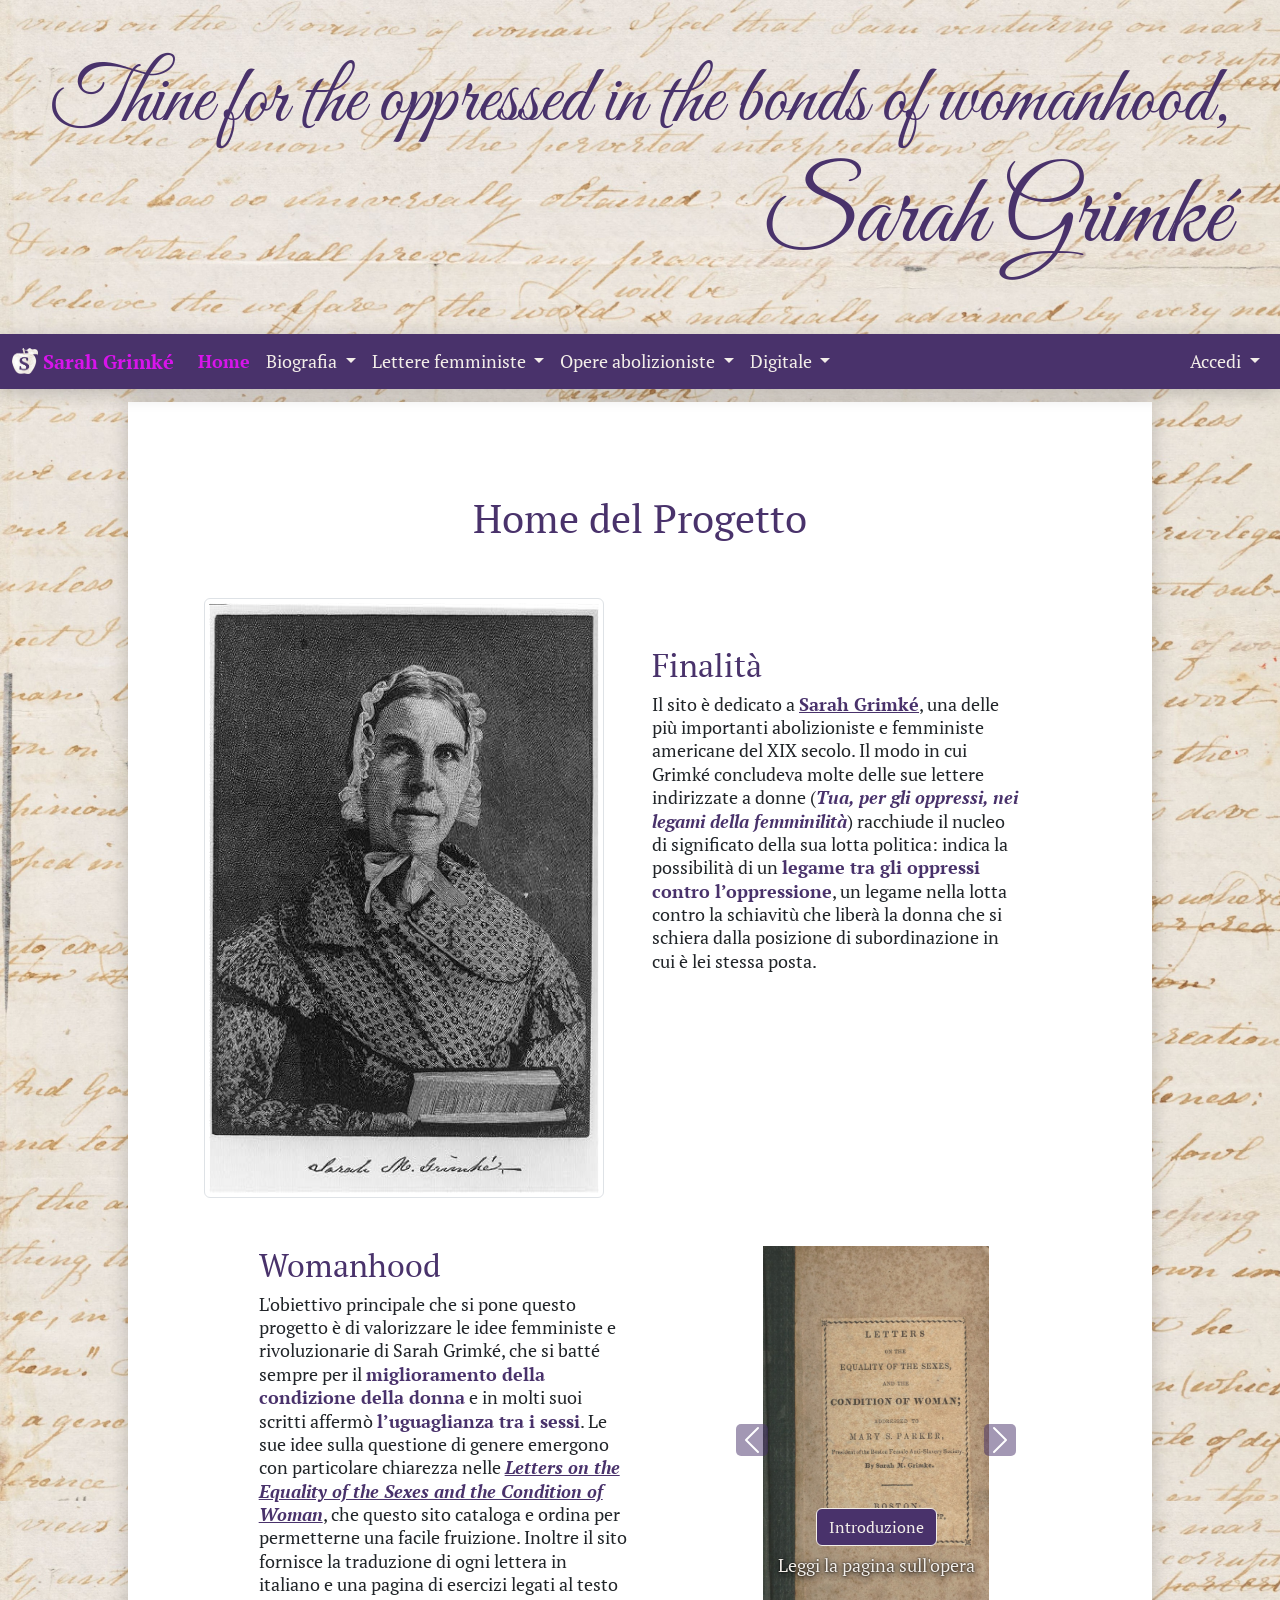
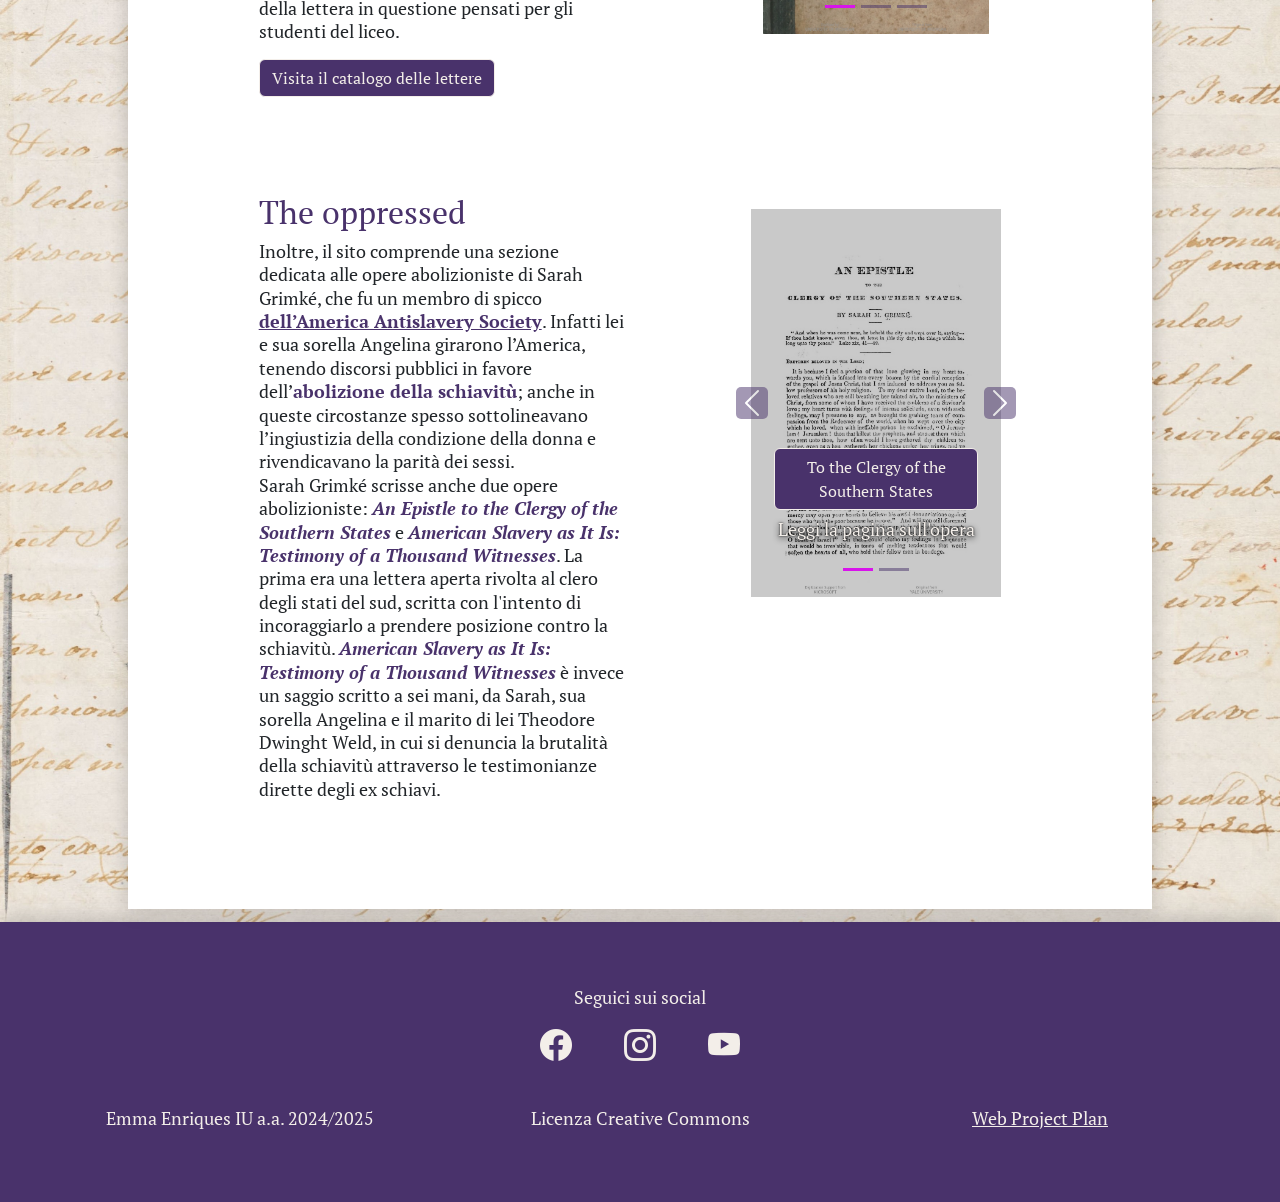
<file: index.html>
<!doctype html>
<html lang="it">
  <head>
    <meta charset="utf-8">
    <meta name="viewport" content="width=device-width, initial-scale=1">
    
    <!-- Font -->
    <link rel="preconnect" href="https://fonts.googleapis.com">
    <link rel="preconnect" href="https://fonts.gstatic.com" crossorigin>
    <link href="https://fonts.googleapis.com/css2?family=Great+Vibes&family=PT+Serif:ital,wght@0,400;0,700;1,400;1,700&display=swap" rel="stylesheet">
    <!-- Bootstrap css -->
    <link rel="stylesheet" href="bootstrap/css/bootstrap.min.css"/>
    
    <!-- CSS Custom -->
    <link rel="stylesheet" type="text/css" href="css/edit_custom.css"/>
    
    <!-- CSS icons Bootstrap -->
    <link rel="stylesheet" href="https://cdn.jsdelivr.net/npm/bootstrap-icons@1.11.3/font/bootstrap-icons.min.css">

    <!-- Bootstrap JavaScript -->
    <script src="bootstrap/js/bootstrap.bundle.min.js"></script>



    <!-- favicon -->
    <link rel="apple-touch-icon" sizes="180x180" href="favicon2/apple-touch-icon.png">
    <link rel="icon" type="image/png" sizes="32x32" href="favicon2/favicon-32x32.png">
    <link rel="icon" type="image/png" sizes="16x16" href="favicon2/favicon-16x16.png">
    <link rel="manifest" href="favicon2/site.webmanifest">



    <!-- Descrizione DublinCore -->
    <META name="DC.Title" content="Progetto Sarah Grimké"/>
    <META name="DC.Creator" content="Emma Enriques"/>
    <META name="DC.Subject" content="Sarah Grimké, biografia e opere"/>
    <META name="DC.Description" content="Un catalogo delle Lettere sull’uguaglianza dei sessi, con pagine di approfodimento relatice all'autrice ed al altre sue opere"/>
    <META name="DC.Publisher" content="Github Pages"/>
    <META name="DC.Date" content="07/03/2025"/>
    <META name="DC.Type" content="Catalogo web"/>
    <META name="DC.Format" content="Sito web"/>
    <META name="DC.Language" content="It"/>
    
    <!-- Sezione del Titolo -->
    <title>Sarah Grimké</title>
    
  </head>
  <body>
      <!-- Testata del sito-->
    <header>
      <h2 class="text-end custom-h2">Thine for the oppressed in the bonds of womanhood,</h2>
      <h1 class="text-end custom-h1">Sarah Grimké</h1>
    </header>

    <!-- Navigazione Principale -->
    <nav class="navbar navbar-expand-lg bg-primary sticky-top custom-navbar"> <!--per colore navbar-->
      <div class="container-fluid">

        <a class="navbar-brand active" href="index.html">
          <img src="jpg/Soggetto.png" alt="Logo" width="26" height="26" class="d-inline-block align-text-top">
          Sarah Grimké
        </a>

        <button class="navbar-toggler" type="button" data-bs-toggle="collapse" data-bs-target="#navbarSupportedContent" aria-controls="navbarSupportedContent" aria-expanded="false" aria-label="Toggle navigation">
          <span class="navbar-toggler-icon"></span>
        </button>

        <div class="collapse navbar-collapse" id="navbarSupportedContent">
          <ul class="navbar-nav me-auto mb-2 mb-lg-0">

            <li class="nav-item">
              <a class="nav-link active" aria-current="page" href="#">Home</a>
            </li>
             
            <li class="nav-item dropdown custom-dropdown"> <!--per colore dropdown-->
              <a class="nav-link dropdown-toggle" href="#" role="button" data-bs-toggle="dropdown" aria-expanded="false">
                Biografia
              </a>
              <ul class="dropdown-menu">
                <li><a class="dropdown-item" href="biografia.html">Mappa</a></li>
                <li><hr class="dropdown-divider"></li>
                <li><a class="dropdown-item" href="#">Infanzia nella piantagione</a></li>
                <li><hr class="dropdown-divider"></li>
                <li><a class="dropdown-item" href="biografia.html">Chiesa quacchera</a></li>
                <li><hr class="dropdown-divider"></li>
                <li><a class="dropdown-item" href="#">Attivismo politico</a></li>
                <li><hr class="dropdown-divider"></li>
                <li><a class="dropdown-item" href="#">Vecchiaia</a></li>
              </ul>
            </li>

            <li class="nav-item dropdown custom-dropdown"> <!--per colore dropdown-->
              <a class="nav-link dropdown-toggle" href="#" role="button" data-bs-toggle="dropdown" aria-expanded="false">
                Lettere femministe
              </a>
              <ul class="dropdown-menu">
                <li><a class="dropdown-item" href="introduzione_lettere.html">Introduzione all'opera</a></li>
                <li><hr class="dropdown-divider"></li>
                <li><a class="dropdown-item" href="catalogo.html">Catalogo</a></li>
                <li><hr class="dropdown-divider"></li>
                <li><a class="dropdown-item" href="temi.html">Temi</a></li>
              </ul>
            </li>

            <li class="nav-item dropdown custom-dropdown"> <!--per colore dropdown-->
              <a class="nav-link dropdown-toggle" href="#" role="button" data-bs-toggle="dropdown" aria-expanded="false">
                Opere abolizioniste
              </a>
              <ul class="dropdown-menu">
                <li><a class="dropdown-item" href="clergy.html">Clergy of the Southern States</a></li>
                <li><hr class="dropdown-divider"></li>
                <li><a class="dropdown-item" href="slavery.html">American Slavery as It Is</a></li>
              </ul>
            </li>

            <li class="nav-item dropdown custom-dropdown"> <!--per colore dropdown-->
              <a class="nav-link dropdown-toggle" href="#" role="button" data-bs-toggle="dropdown" aria-expanded="false">
                Digitale
              </a>
              <ul class="dropdown-menu">
                <li><a class="dropdown-item" href="#">Video</a></li>
                <li><hr class="dropdown-divider"></li>
                <li><a class="dropdown-item" href="#">Audio</a></li>
                <li><hr class="dropdown-divider"></li>
                <li><a class="dropdown-item" href="#">Link ad articoli universitari</a></li>
                <li><hr class="dropdown-divider"></li>
                <li><a class="dropdown-item" href="#">Pdf libri di approfondimento</a></li>
              </ul>
            </li>
          </ul>

          <!-- per spostare accedi a destra-->
          <ul class="navbar-nav ms-auto mb-2 mb-lg-0">
            <li class="nav-item dropdown custom-dropdown"> <!--per colore dropdown-->
              <a class="nav-link dropdown-toggle" href="#" role="button" data-bs-toggle="dropdown" aria-expanded="false">
                Accedi
              </a>
              <ul class="dropdown-menu">
                <li><a class="dropdown-item" href="#">Studente</a></li>
                <li><hr class="dropdown-divider"></li>
                <li><a class="dropdown-item" href="#">Insegnante</a></li>
              </ul>

            </li>
          </ul> 

        </li> 
        </div>
      </div>
    </nav>
      
    <main>
      <!-- per creare la sezione centrale e centrarla nella pagina -->
      <div class="centrare">
        <div class="contenitore">

          <!-- sezione del contenuto specifico di ogni pagina -->
          <section class="container-fluid my-1" >
            <h1 class="text-center py-5">Home del Progetto</h1>

            <div class="row">
              <div class="col-md-6">
                <img src="jpg/sarah-grimke.jpg" class="img-thumbnail img-fluid mx-auto d-block" alt="Foto di Sarah Grimké">
              </div>
              <div class="col-md-5 py-5">
                  <h2>Finalità</h2>      
                  <p>Il sito è dedicato a <strong><a href="biografia.html" class="link-main" title="Vai alla biografia">Sarah Grimké</a></strong>, una delle più importanti abolizioniste e femministe  americane del XIX secolo. 
                  Il modo in cui Grimké concludeva molte delle sue lettere indirizzate a donne (<strong><cite>Tua, per gli oppressi, nei legami della femminilità</cite></strong>) racchiude il nucleo di significato della sua lotta politica: indica la possibilità di un <strong>legame tra gli oppressi contro l’oppressione</strong>, un legame nella lotta contro la schiavitù che liberà la donna che si schiera dalla posizione di subordinazione in cui è lei stessa posta. </p> 
              </div>
            </div>
            
            <div class="row">
              <div class="col-md-1"></div>
              <div class="col-md-5 py-5 mx-auto ">  
                <h2>Womanhood</h2>
                <p>L'obiettivo principale che si pone questo progetto è di valorizzare le idee femministe e rivoluzionarie di Sarah Grimké, che si batté sempre per il <strong> miglioramento della condizione della donna</strong> e in molti suoi scritti affermò <strong>l’uguaglianza tra i sessi</strong>. Le sue idee sulla questione di genere emergono con particolare chiarezza  nelle <strong><cite><a href="introduzione_lettere.html" class="link-main" title="vai al catalogo">Letters on the Equality of the Sexes and the Condition of Woman</a></cite></strong>, che questo sito cataloga e ordina per permetterne una facile fruizione. Inoltre il sito fornisce la traduzione di ogni lettera in italiano e una pagina di esercizi legati al testo della lettera in questione pensati per gli studenti del liceo.</p>
                <a href="catalogo.html" class="btn btn-primary" title="visita il catalogo">Visita il catalogo delle lettere</a>
              </div>
              <div class="col-md-1"></div>
              <div class="col-md-4 py-5">
                <div id="carousel-donne" class="carousel slide">
                  <div class="carousel-indicators">
                    <button type="button" data-bs-target="#carousel-donne" data-bs-slide-to="0" class="active" aria-current="true" aria-label="Slide 1"></button>
                    <button type="button" data-bs-target="#carousel-donne" data-bs-slide-to="1" aria-label="Slide 2"></button>
                    <button type="button" data-bs-target="#carousel-donne" data-bs-slide-to="2" aria-label="Slide 3"></button>
                  </div>

                  <div class="carousel-inner">
                    <div class="carousel-item active">
                      <img src="jpg/prima_pag.jpg" class="d-block w-100" alt="quarta di compertina delle Letters on the Equality of the Sexes and the Condition of Woman">
                      <div class="carousel-caption d-none d-md-block">
                        <h5><a href="introduzione_lettere.html" class="btn btn-primary" title="visita l'introduzione all'opera">Introduzione</a></h5>
                        <p>Leggi la pagina sull'opera</p>
                      </div>
                    </div>

                    <div class="carousel-item">
                      <img src="jpg/Angelina_Emily_Grimke.jpg" class="d-block w-100" alt="foto della sorella Angelina Grimké">
                      <div class="carousel-caption d-none d-md-block">
                        <h5><a href="catalogo.html?destinatario=Angelina%20Grimk%C3%A9" class="btn btn-primary" title="visita le lettere scritte ad Angelina">Lettere ad Angelina</a></h5> 
                        <p>Leggi le lettere mandate alla sorella</p>
                      </div>
                    </div>

                    <div class="carousel-item">
                      <img src="jpg/mary2.jpeg" class="d-block w-100" alt="foto della sorella Angelina Grimké">
                      <div class="carousel-caption d-none d-md-block">
                        <h5><a href="catalogo.html?destinatario=Mary%20S.%20Parker" class="btn btn-primary" title="visita le lettere scritte a Mary S. Parker">Lettere a Mary S. Parker</a></h5> 
                        <p>Leggi le lettere mandate a Mary S. Parker</p>
                      </div>
                    </div>
                  </div>

                  <button class="carousel-control-prev" type="button" data-bs-target="#carousel-donne" data-bs-slide="prev">
                    <span class="carousel-control-prev-icon" aria-hidden="true"></span>
                    <span class="visually-hidden">Previous</span>
                  </button>

                  <button class="carousel-control-next" type="button" data-bs-target="#carousel-donne" data-bs-slide="next">
                    <span class="carousel-control-next-icon" aria-hidden="true"></span>
                    <span class="visually-hidden">Next</span>
                  </button>
                </div>
              </div>
              <div class="col-md-1"></div>
            </div>

            <div class="row">
              <div class="col-md-1"></div>
              <div class="col-md-5 py-5 mx-auto ">  
                <h2>The oppressed</h2>
                <p>Inoltre, il sito comprende una sezione dedicata alle opere abolizioniste di Sarah Grimké, che fu un membro di spicco <strong><a href="biografia.html" class="link-main" title="vai alla biografia">dell’America Antislavery Society</a></strong>. Infatti lei e sua sorella Angelina girarono l’America, tenendo discorsi pubblici in favore dell’<strong>abolizione della schiavitù</strong>; anche in queste circostanze spesso sottolineavano l’ingiustizia della condizione della donna e rivendicavano la parità dei sessi. <br> Sarah Grimké scrisse anche due opere abolizioniste: <strong><cite>An Epistle to the Clergy of the Southern States</cite></strong> e <strong><cite>American Slavery as It Is: Testimony of a Thousand Witnesses</cite></strong>. La prima era una lettera aperta rivolta al clero degli stati del sud, scritta con l'intento di incoraggiarlo a prendere posizione contro la schiavitù. <strong><cite>American Slavery as It Is: Testimony of a Thousand Witnesses</cite></strong> è invece un saggio scritto a sei mani, da Sarah, sua sorella Angelina e il marito di lei Theodore Dwinght Weld, in cui si denuncia la brutalità della schiavitù attraverso le testimonianze dirette degli ex schiavi.</p>
              </div>

              <div class="col-md-1"></div>
              <div class="col-md-4 my-3 py-5">
                <div id="carousel-oppressi" class="carousel slide">
                  <div class="carousel-indicators">
                    <button type="button" data-bs-target="#carousel-oppressi" data-bs-slide-to="0" class="active" aria-current="true" aria-label="Slide 1"></button>
                    <button type="button" data-bs-target="#carousel-oppressi" data-bs-slide-to="1" aria-label="Slide 2"></button>
                  </div>
                  <div class="carousel-inner">
                    <div class="carousel-item active">
                      <img src="jpg/prima_clergy2.jpg" class="d-block w-100" alt="quarta di compertina di An Epistle to the Clergy of the Southern States">
                      <div class="carousel-caption d-none d-md-block">
                        <h5><a href="clergy.html" class="btn btn-primary" title="visita la pagina di An Epistle to the Clergy of the Southern States">To the Clergy of the Southern States</a></h5>
                        <p>Leggi la pagina sull'opera</p>
                      </div>
                    </div>
                    
                    <div class="carousel-item">
                      <img src="jpg/slavery.jpg" class="d-block w-100" alt="quarta di compertina di American Slavery as It Is: Testimony of a Thousand Witnesses">
                      <div class="carousel-caption d-none d-md-block">
                        <h5><a href="slavery.html" class="btn btn-primary" title="visita la pagina di American Slavery as It Is: Testimony of a Thousand Witnesses">American Slavery as It Is</a></h5>
                        <p>Leggi la pagina sull'opera</p>
                      </div>
                    </div>

                    
                  </div>

                  <button class="carousel-control-prev" type="button" data-bs-target="#carousel-oppressi" data-bs-slide="prev">
                    <span class="carousel-control-prev-icon" aria-hidden="true"></span>
                    <span class="visually-hidden">Previous</span>
                  </button>

                  <button class="carousel-control-next" type="button" data-bs-target="#carousel-oppressi" data-bs-slide="next">
                    <span class="carousel-control-next-icon" aria-hidden="true"></span>
                    <span class="visually-hidden">Next</span>
                  </button>
                </div>
              </div>
              <div class="col-md-1"></div>
            </div>

          </section>

        </div>
      </div>
    </main>

    <footer>
      <!--social-->
      <section class="container-fluid">
        <div class="text-center py-4">
            <p>Seguici sui social</p>
            <a href="#" class="link-footer" title="Vai alla pagina facebook"><i class="bi bi-facebook"></i></a>
            <a href="#" class="link-footer" title="Vai alla pagina istagram"><i class="bi bi-instagram"></i></a>
            <a href="#" class="link-footer" title="Vai al canale youtube"><i class="bi bi-youtube"></i></a>
        </div>
        <!-- informazioni documento -->
        <div class="row">
          <div class="col-md-4 py-3">
              <p class="text-center">Emma Enriques IU a.a. 2024&#47;2025</p>
          </div>
          <div class="col-md-4 py-3">
              <p class="text-center">Licenza Creative Commons</p>
          </div>
          <div class="col-md-4 py-3">
              <p class="text-center"><a href="project.html" class="link-footer" title="Vai al web project plan">Web Project Plan</a><p>
          </div>      
        </div>
      </section>
    </footer>
    <!-- JavaScript -->
    
  </body>
</html>
</file>
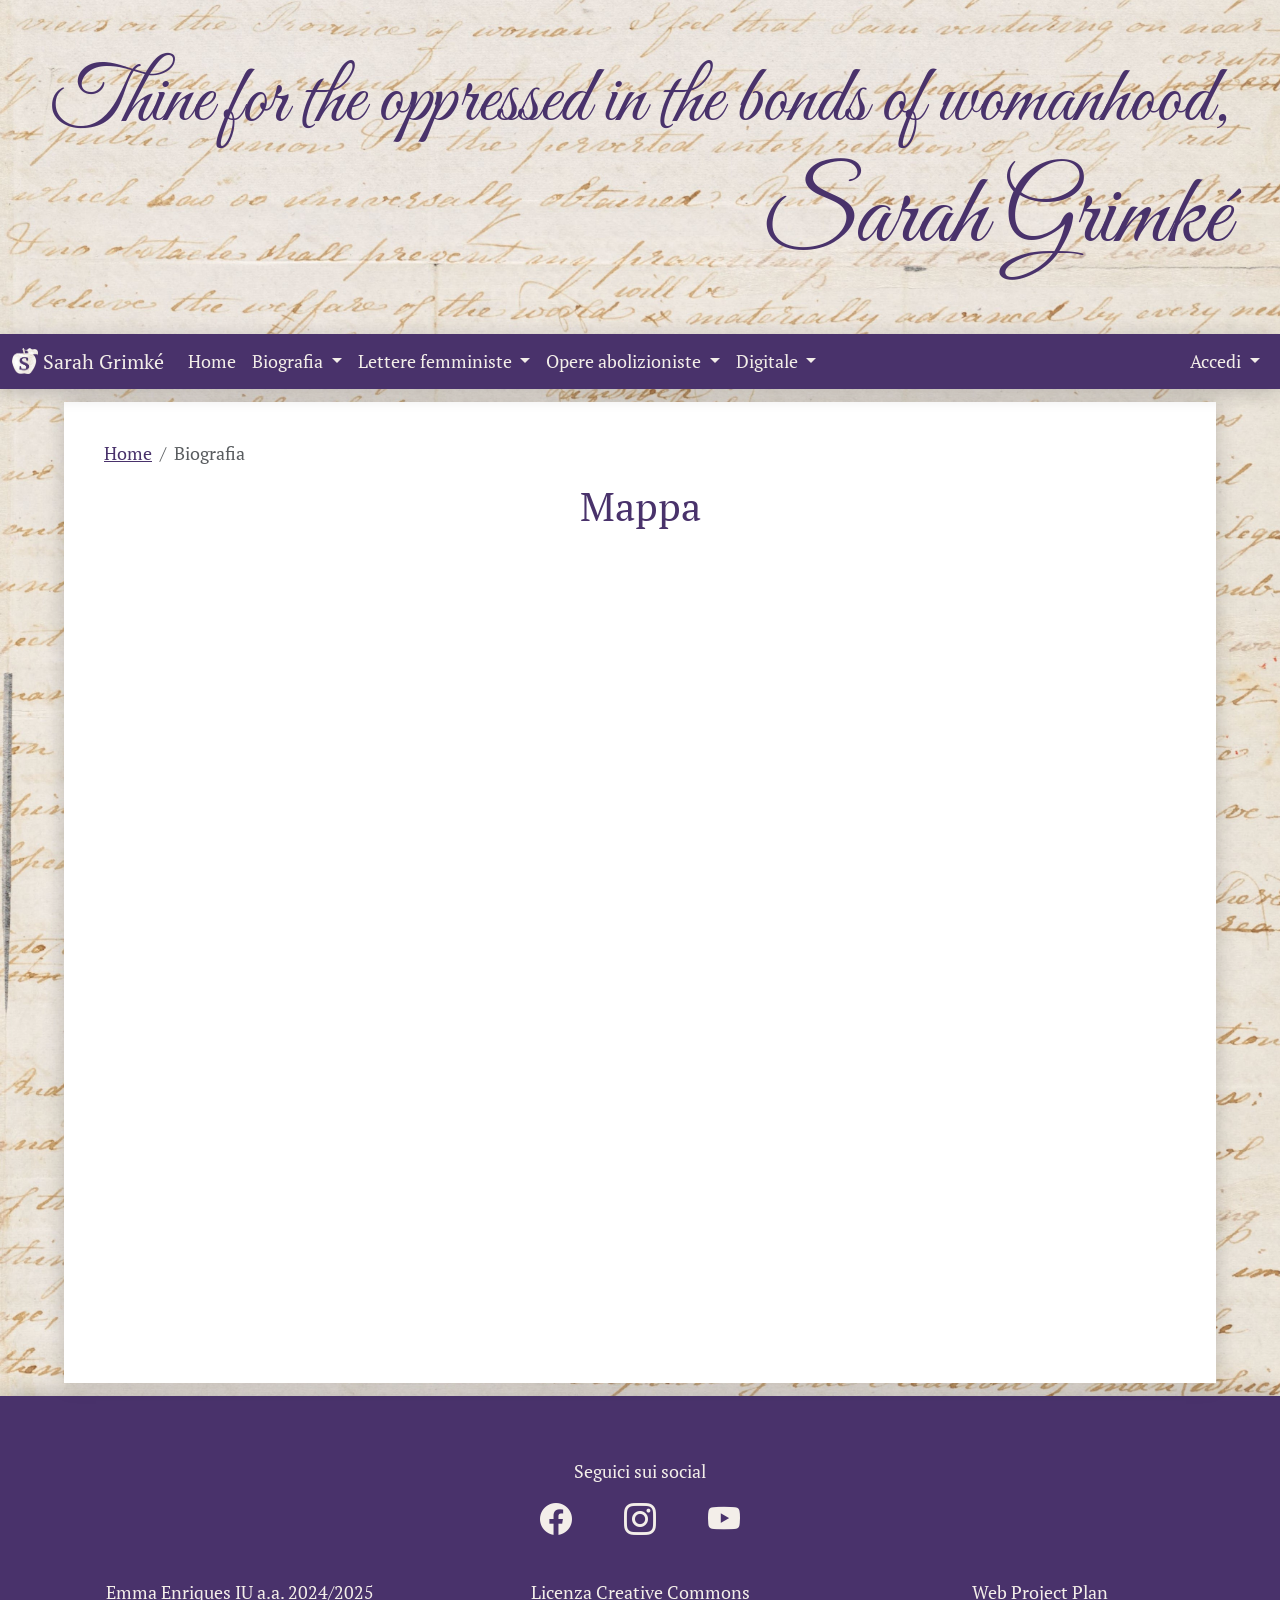
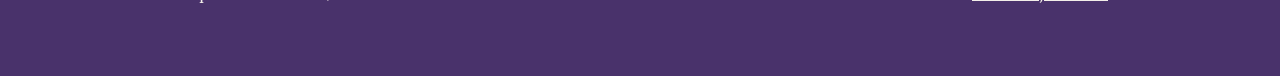
<file: biografia.html>
<!doctype html>
<html lang="it">
  <head>
    <meta charset="utf-8">
    <meta name="viewport" content="width=device-width, initial-scale=1">
    
    <!-- Font -->
    <link rel="preconnect" href="https://fonts.googleapis.com">
    <link rel="preconnect" href="https://fonts.gstatic.com" crossorigin>
    <link href="https://fonts.googleapis.com/css2?family=Great+Vibes&family=PT+Serif:ital,wght@0,400;0,700;1,400;1,700&display=swap" rel="stylesheet">
    <!-- Bootstrap css -->
    <link rel="stylesheet" href="bootstrap/css/bootstrap.min.css"/>
    
    <!-- CSS Custom -->
    <link rel="stylesheet" type="text/css" href="css/edit_custom.css"/>
    
    <!-- CSS icons Bootstrap -->
    <link rel="stylesheet" href="https://cdn.jsdelivr.net/npm/bootstrap-icons@1.11.3/font/bootstrap-icons.min.css">

    <!-- Bootstrap JavaScript -->
    <script src="bootstrap/js/bootstrap.bundle.min.js"></script>



    <!-- favicon -->
    <link rel="apple-touch-icon" sizes="180x180" href="favicon2/apple-touch-icon.png">
    <link rel="icon" type="image/png" sizes="32x32" href="favicon2/favicon-32x32.png">
    <link rel="icon" type="image/png" sizes="16x16" href="favicon2/favicon-16x16.png">
    <link rel="manifest" href="favicon2/site.webmanifest">



    <!-- Descrizione DublinCore -->
    <META name="DC.Title" content="Progetto Sarah Grimké"/>
    <META name="DC.Creator" content="Emma Enriques"/>
    <META name="DC.Subject" content="Sarah Grimké, biografia e opere"/>
    <META name="DC.Description" content="Un catalogo delle Lettere sull’uguaglianza dei sessi, con pagine di approfodimento relatice all'autrice ed al altre sue opere"/>
    <META name="DC.Publisher" content="Github Pages"/>
    <META name="DC.Date" content="07/03/2025"/>
    <META name="DC.Type" content="Catalogo web"/>
    <META name="DC.Format" content="Sito web"/>
    <META name="DC.Language" content="It"/>
    
    <!-- Sezione del Titolo -->
    <title>Biografia</title>
    
  </head>
  <body>
      <!-- Testata del sito-->
    <header>
     <h2 class="text-end custom-h2">Thine for the oppressed in the bonds of womanhood,</h2>
     <h1 class="text-end custom-h1">Sarah Grimké</h1>
    </header>
      
  

    <!-- Navigazione Principale -->
    <nav class="navbar navbar-expand-lg bg-primary sticky-top custom-navbar"> <!--per colore navbar-->
      <div class="container-fluid">
        <a class="navbar-brand" href="index.html">
          <img src="jpg/Soggetto.png" alt="Logo" width="26" height="26" class="d-inline-block align-text-top">
          Sarah Grimké
        </a>
        <button class="navbar-toggler" type="button" data-bs-toggle="collapse" data-bs-target="#navbarSupportedContent" aria-controls="navbarSupportedContent" aria-expanded="false" aria-label="Toggle navigation">
          <span class="navbar-toggler-icon"></span>
        </button>
        <div class="collapse navbar-collapse" id="navbarSupportedContent">
          <ul class="navbar-nav me-auto mb-2 mb-lg-0">
            <li class="nav-item">
              <a class="nav-link " aria-current="page" href="index.html">Home</a>
            </li>
             
            <li class="nav-item dropdown custom-dropdown"> <!--per colore dropdown-->
              <a class="nav-link dropdown-toggle" href="#" role="button" data-bs-toggle="dropdown" aria-expanded="false">
                Biografia
              </a>
              <ul class="dropdown-menu">
                <li><a class="dropdown-item active" href="biografia.html">Mappa</a></li>
                <li><hr class="dropdown-divider"></li>
                <li><a class="dropdown-item" href="biografia.html">Infanzia nella piantagione</a></li>
                <li><hr class="dropdown-divider"></li>
                <li><a class="dropdown-item" href="biografia.html">Chiesa quacchera</a></li>
                <li><hr class="dropdown-divider"></li>
                <li><a class="dropdown-item" href="biografia.html">Attivismo politico</a></li>
                <li><hr class="dropdown-divider"></li>
                <li><a class="dropdown-item" href="biografia.html">Vecchiaia</a></li>
              </ul>
            </li>

            <li class="nav-item dropdown custom-dropdown"> <!--per colore dropdown-->
              <a class="nav-link dropdown-toggle" href="#" role="button" data-bs-toggle="dropdown" aria-expanded="false">
                Lettere femministe
              </a>
              <ul class="dropdown-menu">
                <li><a class="dropdown-item" href="introduzione_lettere.html">Introduzione all'opera</a></li>
                <li><hr class="dropdown-divider"></li>
                <li><a class="dropdown-item" href="catalogo.html">Catalogo</a></li>
                <li><hr class="dropdown-divider"></li>
                <li><a class="dropdown-item" href="temi.html">Temi</a></li>
              </ul>
            </li>

            <li class="nav-item dropdown custom-dropdown"> <!--per colore dropdown-->
              <a class="nav-link dropdown-toggle" href="#" role="button" data-bs-toggle="dropdown" aria-expanded="false">
                Opere abolizioniste
              </a>
              <ul class="dropdown-menu">
                <li><a class="dropdown-item" href="clergy.html">Clergy of the Southern States</a></li>
                <li><hr class="dropdown-divider"></li>
                <li><a class="dropdown-item" href="slavery.html">American Slavery as It Is</a></li>
              </ul>
            </li>


            <li class="nav-item dropdown custom-dropdown"> <!--per colore dropdown-->
            <a class="nav-link dropdown-toggle" href="#" role="button" data-bs-toggle="dropdown" aria-expanded="false">
              Digitale
            </a>
            <ul class="dropdown-menu">
              <li><a class="dropdown-item" href="#">Video</a></li>
              <li><hr class="dropdown-divider"></li>
              <li><a class="dropdown-item" href="#">Audio</a></li>
              <li><hr class="dropdown-divider"></li>
              <li><a class="dropdown-item" href="#">Link ad articoli universitari</a></li>
              <li><hr class="dropdown-divider"></li>
              <li><a class="dropdown-item" href="#">Pdf libri di approfondimento</a></li>
            </ul>
            </li>
          </ul>
          <!-- per spostare accedi a destra-->
          <ul class="navbar-nav ms-auto mb-2 mb-lg-0">
            <li class="nav-item dropdown custom-dropdown"> <!--per colore dropdown-->
              <a class="nav-link dropdown-toggle" href="#" role="button" data-bs-toggle="dropdown" aria-expanded="false">
                Accedi
              </a>
              <ul class="dropdown-menu">
                <li><a class="dropdown-item" href="#">Studente</a></li>
                <li><hr class="dropdown-divider"></li>
                <li><a class="dropdown-item" href="#">Insegnante</a></li>
              </ul>
            </li>
          </ul>  
        </li> 
        </div>
      </div>
    </nav>
    
    <main>  
      <!-- per creare la sezione centrale e centrarla nella pagina -->
      <div class="centrare">
        <div class="contenitore2">

          <!-- Breadcrumbs -->
          <nav aria-label="breadcrumb">
            <ol class="breadcrumb">
              <li class="breadcrumb-item"><a href="index.html" class="link-main">Home</a></li>
              <li class="breadcrumb-item active" aria-current="page">Biografia</li>
            </ol>
          </nav>

          <!-- sezione del contenuto specifico di ogni pagina -->
          <h1 class="text-center">Mappa</h1>
          <iframe src="https://uploads.knightlab.com/storymapjs/14e0487b9a48e3903b23e93e0b0cb8cc/il-percorso-di-sarah-grimke/index.html" frameborder="0" width="100%" height="800"></iframe>

        </div>
      </div>
    </main>

    <footer>
      <!--social-->
      <section class="container-fluid">
        <div class="text-center py-4">
            <p>Seguici sui social</p>
            <a href="#" class="link-footer" title="Vai alla pagina facebook"><i class="bi bi-facebook"></i></a>
            <a href="#" class="link-footer" title="Vai alla pagina istagram"><i class="bi bi-instagram"></i></a>
            <a href="#" class="link-footer" title="Vai al canale youtube"><i class="bi bi-youtube"></i></a>
        </div>
        <!-- informazioni documento -->
        <div class="row">
          <div class="col-md-4 py-3">
              <p class="text-center">Emma Enriques IU a.a. 2024&#47;2025</p>
          </div>
          <div class="col-md-4 py-3">
              <p class="text-center">Licenza Creative Commons</p>
          </div>
          <div class="col-md-4 py-3">
              <p class="text-center"><a href="project.html" class="link-footer" title="Vai al web project plan">Web Project Plan</a><p>
          </div>      
        </div>
      </section>
    </footer>
  </body>
</html>
</file>
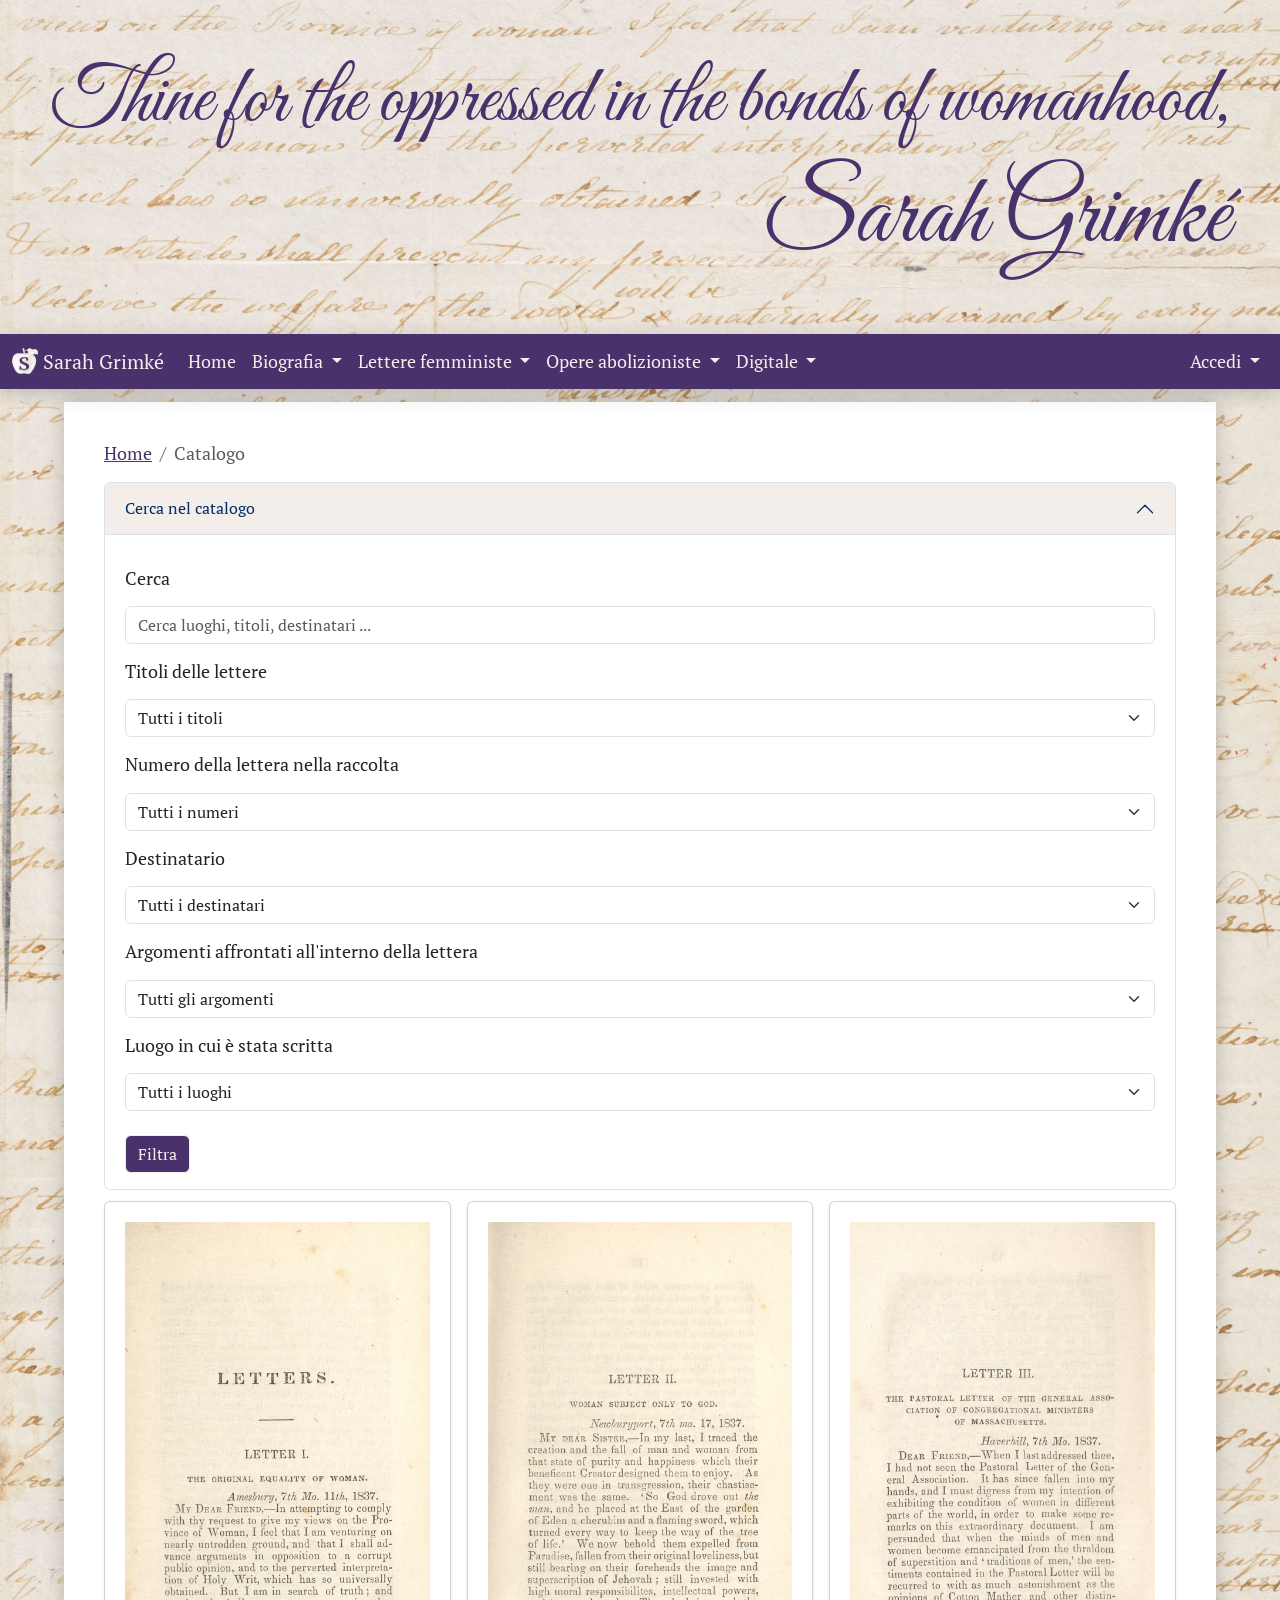
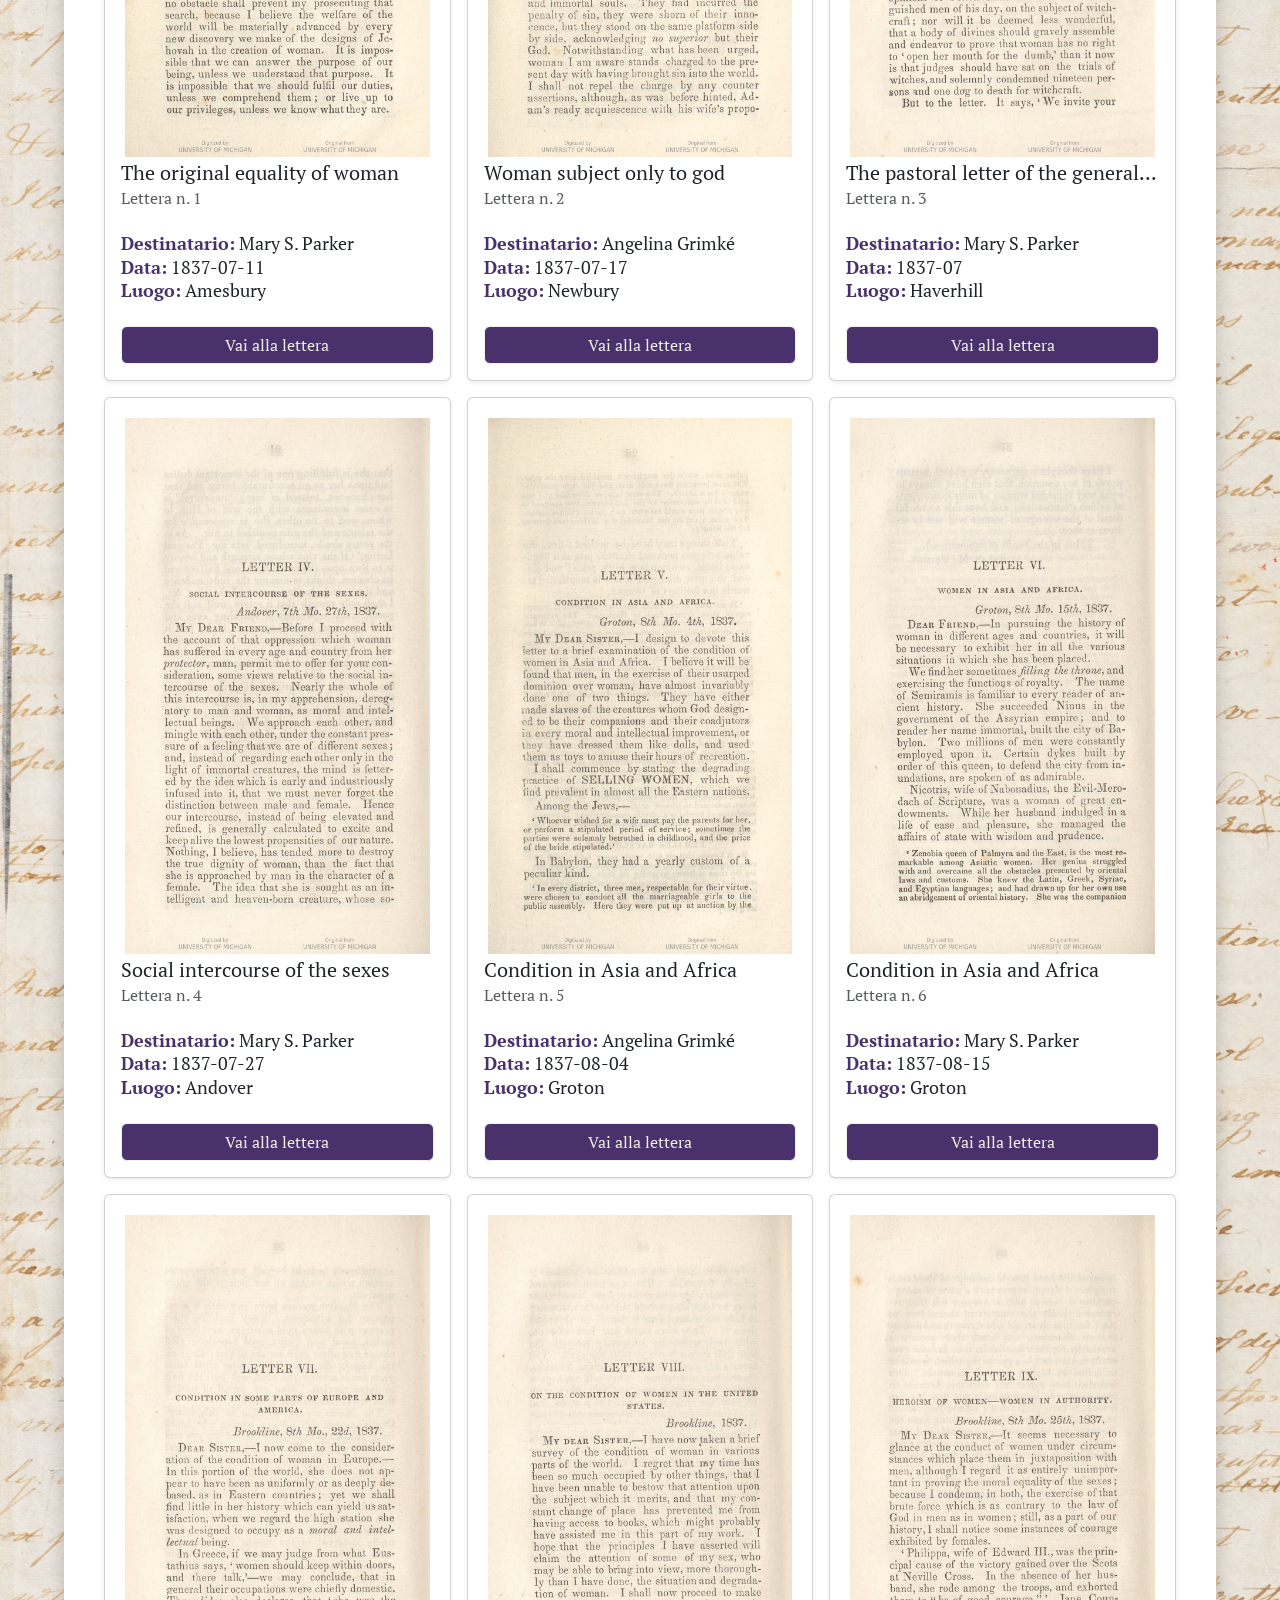
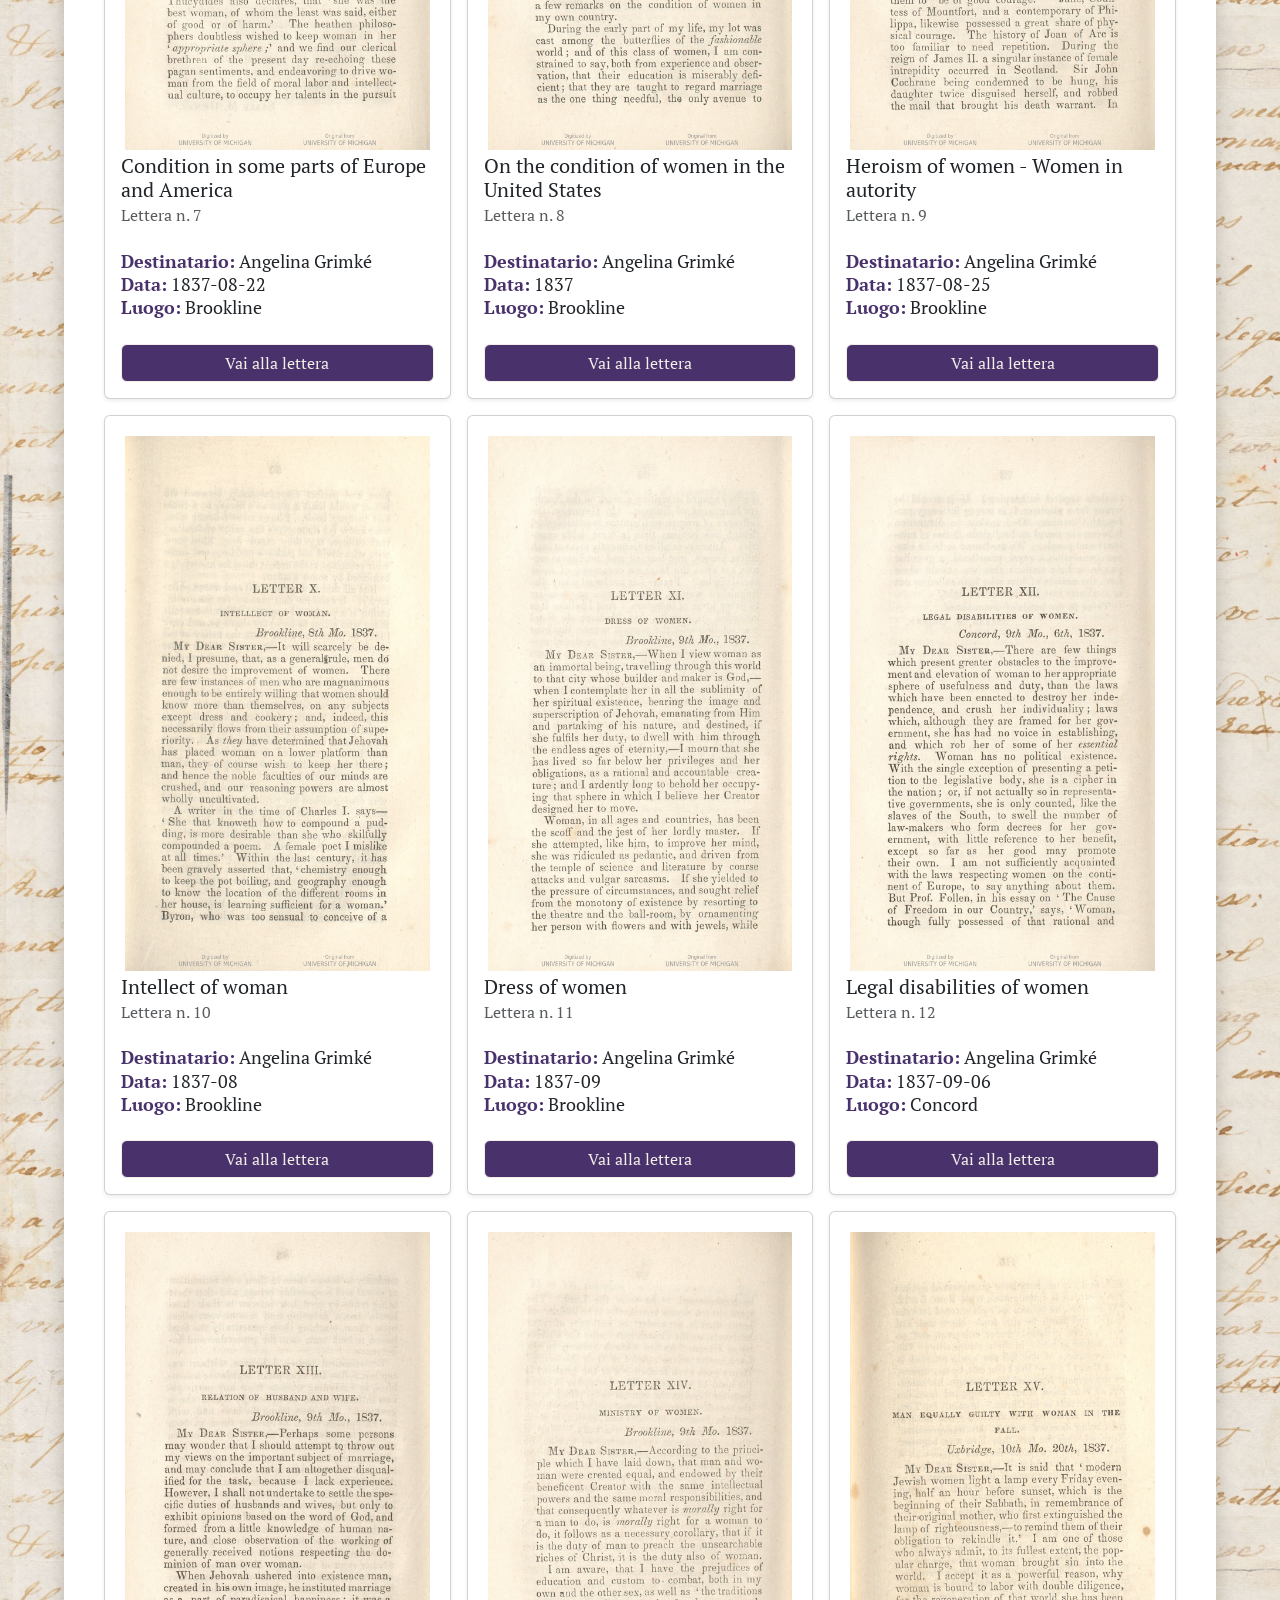
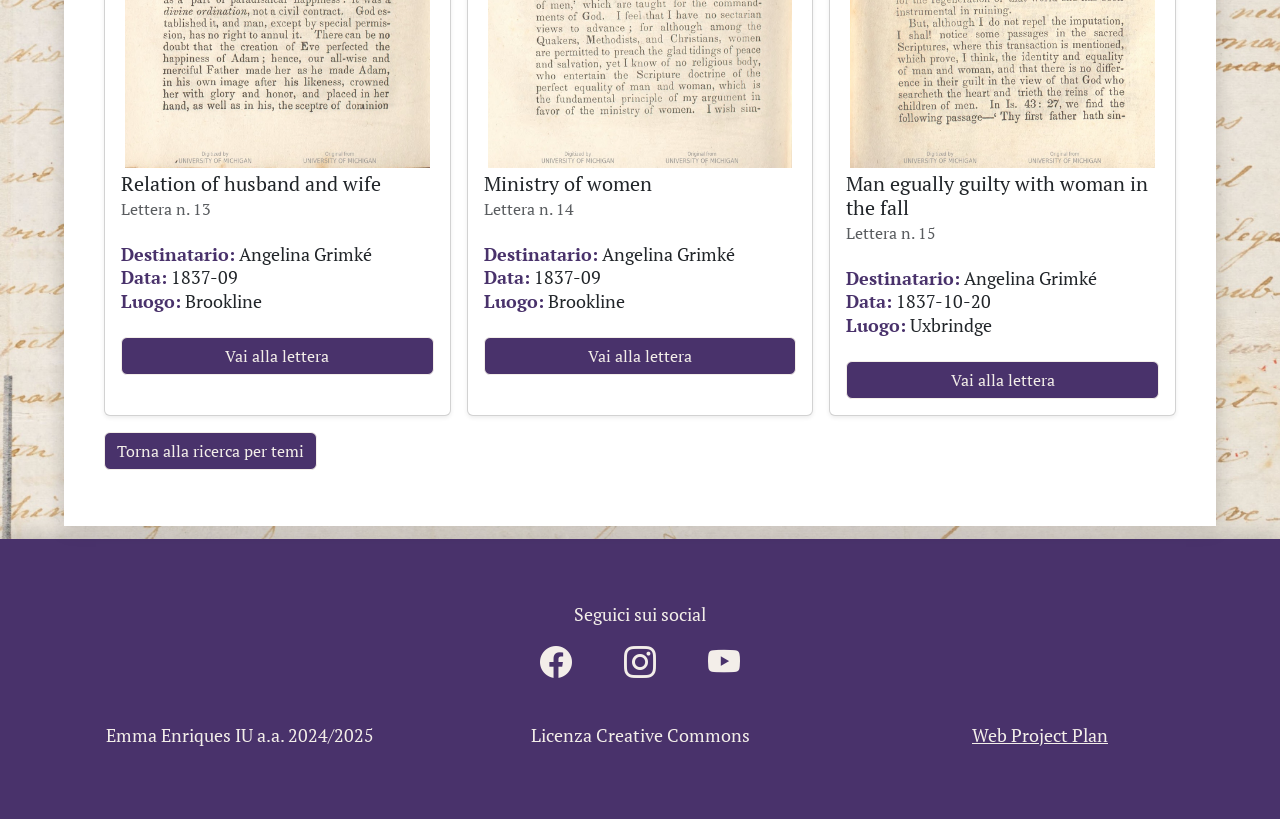
<file: catalogo.html>
<!DOCTYPE html>
<html lang="it"> 
	<head>
    <meta charset="utf-8">
    <meta name="viewport" content="width=device-width, initial-scale=1">
    
    <!-- Font -->
    <link rel="preconnect" href="https://fonts.googleapis.com">
    <link rel="preconnect" href="https://fonts.gstatic.com" crossorigin>
    <link href="https://fonts.googleapis.com/css2?family=Great+Vibes&family=PT+Serif:ital,wght@0,400;0,700;1,400;1,700&display=swap" rel="stylesheet">
    <!-- Bootstrap css -->
    <link rel="stylesheet" href="bootstrap/css/bootstrap.min.css"/>
    
    <!-- CSS Custom -->
    <link rel="stylesheet" type="text/css" href="css/edit_custom.css"/>
    
    <!-- CSS icons Bootstrap -->
    <link rel="stylesheet" href="https://cdn.jsdelivr.net/npm/bootstrap-icons@1.11.3/font/bootstrap-icons.min.css">

    <!-- Bootstrap JavaScript -->
    <script src="bootstrap/js/bootstrap.bundle.min.js"></script>



    <!-- favicon -->
    <link rel="apple-touch-icon" sizes="180x180" href="favicon2/apple-touch-icon.png">
    <link rel="icon" type="image/png" sizes="32x32" href="favicon2/favicon-32x32.png">
    <link rel="icon" type="image/png" sizes="16x16" href="favicon2/favicon-16x16.png">
    <link rel="manifest" href="favicon2/site.webmanifest">



    <!-- Descrizione DublinCore -->
    <META name="DC.Title" content="Progetto Sarah Grimké"/>
    <META name="DC.Creator" content="Emma Enriques"/>
    <META name="DC.Subject" content="Sarah Grimké, biografia e opere"/>
    <META name="DC.Description" content="Un catalogo delle Lettere sull’uguaglianza dei sessi, con pagine di approfodimento relatice all'autrice ed al altre sue opere"/>
    <META name="DC.Publisher" content="Github Pages"/>
    <META name="DC.Date" content="07/03/2025"/>
    <META name="DC.Type" content="Catalogo web"/>
    <META name="DC.Format" content="Sito web"/>
    <META name="DC.Language" content="It"/>
    
    <!-- Sezione del Titolo -->
    <title>catalogo</title>
    
  </head>
  <body>  
	  <!-- Testata del sito-->
    <header>
     <h2 class="text-end custom-h2">Thine for the oppressed in the bonds of womanhood,</h2>
     <h1 class="text-end custom-h1">Sarah Grimké</h1>
    </header>
      
  

  	<!-- Navigazione Principale -->
  	<nav class="navbar navbar-expand-lg bg-primary sticky-top custom-navbar"> <!--per colore navbar-->
  		<div class="container-fluid">
  		  <a class="navbar-brand" href="index.html">
  		    <img src="jpg/Soggetto.png" alt="Logo" width="26" height="26" class="d-inline-block align-text-top">
  		    Sarah Grimké
  		  </a>
  		  <button class="navbar-toggler" type="button" data-bs-toggle="collapse" data-bs-target="#navbarSupportedContent" aria-controls="navbarSupportedContent" aria-expanded="false" aria-label="Toggle navigation">
  		    <span class="navbar-toggler-icon"></span>
  		  </button>
  		  <div class="collapse navbar-collapse" id="navbarSupportedContent">
  		    <ul class="navbar-nav me-auto mb-2 mb-lg-0">
  		      <li class="nav-item">
  		        <a class="nav-link" aria-current="page" href="index.html">Home</a>
  		      </li>
  		       
  		      <li class="nav-item dropdown custom-dropdown"> <!--per colore dropdown-->
  		        <a class="nav-link dropdown-toggle" href="#" role="button" data-bs-toggle="dropdown" aria-expanded="false">
  		          Biografia
  		        </a>
  		        <ul class="dropdown-menu">
  		          <li><a class="dropdown-item" href="biografia.html">Mappa</a></li>
  		          <li><hr class="dropdown-divider"></li>
  		          <li><a class="dropdown-item" href="biografia.html">Infanzia nella piantagione</a></li>
  		          <li><hr class="dropdown-divider"></li>
  		          <li><a class="dropdown-item" href="biografia.html">Chiesa quacchera</a></li>
  		          <li><hr class="dropdown-divider"></li>
  		          <li><a class="dropdown-item" href="biografia.html">Attivismo politico</a></li>
  		          <li><hr class="dropdown-divider"></li>
  		          <li><a class="dropdown-item" href="biografia.html">Vecchiaia</a></li>
  		        </ul>
  		      </li>

  		      <li class="nav-item dropdown custom-dropdown"> <!--per colore dropdown-->
  		        <a class="nav-link dropdown-toggle" href="#" role="button" data-bs-toggle="dropdown" aria-expanded="false">
  		          Lettere femministe
  		        </a>
  		        <ul class="dropdown-menu">
  		          <li><a class="dropdown-item" href="introduzione_lettere.html">Introduzione all'opera</a></li>
  		          <li><hr class="dropdown-divider"></li>
  		          <li><a class="dropdown-item active" href="catalogo.html">Catalogo</a></li>
                <li><hr class="dropdown-divider"></li>
                <li><a class="dropdown-item" href="temi.html">Temi</a></li>
  		        </ul>
  		      </li>

  		      <li class="nav-item dropdown custom-dropdown"> <!--per colore dropdown-->
  		        <a class="nav-link dropdown-toggle" href="#" role="button" data-bs-toggle="dropdown" aria-expanded="false">
  		          Opere abolizioniste
  		        </a>
  		        <ul class="dropdown-menu">
  		          <li><a class="dropdown-item" href="clergy.html">Clergy of the Southern States</a></li>
  		          <li><hr class="dropdown-divider"></li>
  		          <li><a class="dropdown-item" href="slavery.html">American Slavery as It Is</a></li>
  		        </ul>
  		      </li>


  		      <li class="nav-item dropdown custom-dropdown"> <!--per colore dropdown-->
  		      <a class="nav-link dropdown-toggle" href="#" role="button" data-bs-toggle="dropdown" aria-expanded="false">
  		        Digitale
  		      </a>
  		      <ul class="dropdown-menu">
  		        <li><a class="dropdown-item" href="#">Video</a></li>
  		        <li><hr class="dropdown-divider"></li>
  		        <li><a class="dropdown-item" href="#">Audio</a></li>
  		        <li><hr class="dropdown-divider"></li>
  		        <li><a class="dropdown-item" href="#">Link ad articoli universitari</a></li>
  		        <li><hr class="dropdown-divider"></li>
  		        <li><a class="dropdown-item" href="#">Pdf libri di approfondimento</a></li>
  		      </ul>
  		      </li>
  		    </ul>
  		    <!-- per spostare accedi a destra-->
  		    <ul class="navbar-nav ms-auto mb-2 mb-lg-0">
  		      <li class="nav-item dropdown custom-dropdown"> <!--per colore dropdown-->
  		        <a class="nav-link dropdown-toggle" href="#" role="button" data-bs-toggle="dropdown" aria-expanded="false">
  		          Accedi
  		        </a>
  		        <ul class="dropdown-menu">
  		          <li><a class="dropdown-item" href="#">Studente</a></li>
  		          <li><hr class="dropdown-divider"></li>
  		          <li><a class="dropdown-item" href="#">Insegnante</a></li>
  		        </ul>
  		      </li>
  		    </ul>  
  		  </li> 
  		  </div>
  		</div>
  	</nav>

    <main>
    	<!-- per creare la sezione centrale e centrarla nella pagina -->
    	<div class="centrare">
      	<div class="contenitore2">

      	  <!-- Breadcrumbs -->
      	  <nav aria-label="breadcrumb">
      	    <ol class="breadcrumb">
      	      <li class="breadcrumb-item"><a href="index.html" class="link-main">Home</a></li>
      	      <li class="breadcrumb-item active" aria-current="page">Catalogo</li>
      	    </ol>
      	  </nav>
      	  <!--menù di ricerca a tendina-->
                <div class="accordion" id="accordion-catalogo">
                  <div class="accordion-item accordion-space">
                    <h2 class="accordion-header">
                      <button class="accordion-button" type="button" data-bs-toggle="collapse" data-bs-target="#collapseOne" aria-expanded="true" aria-controls="collapseOne">
                        Cerca nel catalogo
                      </button>
                    </h2>
                    <div id="collapseOne" class="accordion-collapse collapse show" data-bs-parent="#accordion-catalogo">
                      <div class="accordion-body">
                        <!-- Filtri di ricerca -->
                        <div>
                        	<!-- cerca nel catalogo -->
                          <div>
                          	<label for="searchBar" class="form-label my-3">Cerca</label>
                          	<input type="text" id="searchBar" placeholder="Cerca luoghi, titoli, destinatari ..."  class="form-control me-2">
                          </div>
                          <!-- Selettore Argomenti -->
                          <div>
                            <label for="filtroTitolo" class="form-label my-3">Titoli delle lettere</label>
                            <select id="filtroTitolo" class="form-select">
                              <option value="">Tutti i titoli</option>

                            </select>
                          </div>
                          <!-- Selettore Numero Lettera -->
                          <div>
                            <label for="filtroNumero" class="form-label my-3">Numero della lettera nella raccolta</label>
                            <select id="filtroNumero" class="form-select">
                						  <option value="">Tutti i numeri</option>
                					  </select>
                          </div>
                          <!-- Selettore Destinatario -->
                          <div>
                            <label for="filtroDestinatario" class="form-label my-3">Destinatario</label>
                            <select id="filtroDestinatario" class="form-select">
                              <option value="">Tutti i destinatari</option>
                            </select>
                          </div>
                          <!-- Selettore Data -->
                          <div>
                            <label for="filtroArgomento" class="form-label my-3">Argomenti affrontati all'interno della lettera</label>
                            <select id="filtroArgomento" class="form-select">
                              <option value="">Tutti gli argomenti</option>
                            </select>
                          </div>
                          <!-- Selettore Luogo -->
                          <div>
                            <label for="filtroLuogo" class="form-label my-3">Luogo in cui è stata scritta</label>
                            <select id="filtroLuogo" class="form-select">
                              <option value="">Tutti i luoghi</option>
                            </select>
                          </div>
                          <!-- bottone filtra -->
                          <div class="mt-4">
                              <button type="button" id="btnFiltra" class="btn btn-primary" title="Filtra le lettere secondo i selettori">
                                  Filtra
                              </button>
                          </div>
                        </div>
                      </div>
                    </div>
                  </div>
                </div>



      		
      		
      		<div id="risultati"></div>
          <div class="py-3">  
            <a href="temi.html" class="btn btn-primary" title="Torna alla ricerca per temi">Torna alla ricerca per temi</a>
          </div>



      	</div>
    	</div>

          

     
    </main>
    <footer>
      <!--social-->
      <section class="container-fluid">
        <div class="text-center py-4">
            <p>Seguici sui social</p>
            <a href="#" class="link-footer" title="Vai alla pagina facebook"><i class="bi bi-facebook"></i></a>
            <a href="#" class="link-footer" title="Vai alla pagina istagram"><i class="bi bi-instagram"></i></a>
            <a href="#" class="link-footer" title="Vai al canale youtube"><i class="bi bi-youtube"></i></a>
        </div>
        <!-- informazioni documento -->
        <div class="row">
          <div class="col-md-4 py-3">
              <p class="text-center">Emma Enriques IU a.a. 2024&#47;2025</p>
          </div>
          <div class="col-md-4 py-3">
              <p class="text-center">Licenza Creative Commons</p>
          </div>
          <div class="col-md-4 py-3">
              <p class="text-center"><a href="project.html" class="link-footer" title="Vai al web project plan">Web Project Plan</a><p>
          </div>      
        </div>
        
      </section>
    </footer>
    <!-- JS nel footer -->
    <script src="js/data.js"></script> <script src="js/scriptcatalogo.js"></script>
  </body>

</html>
</file>
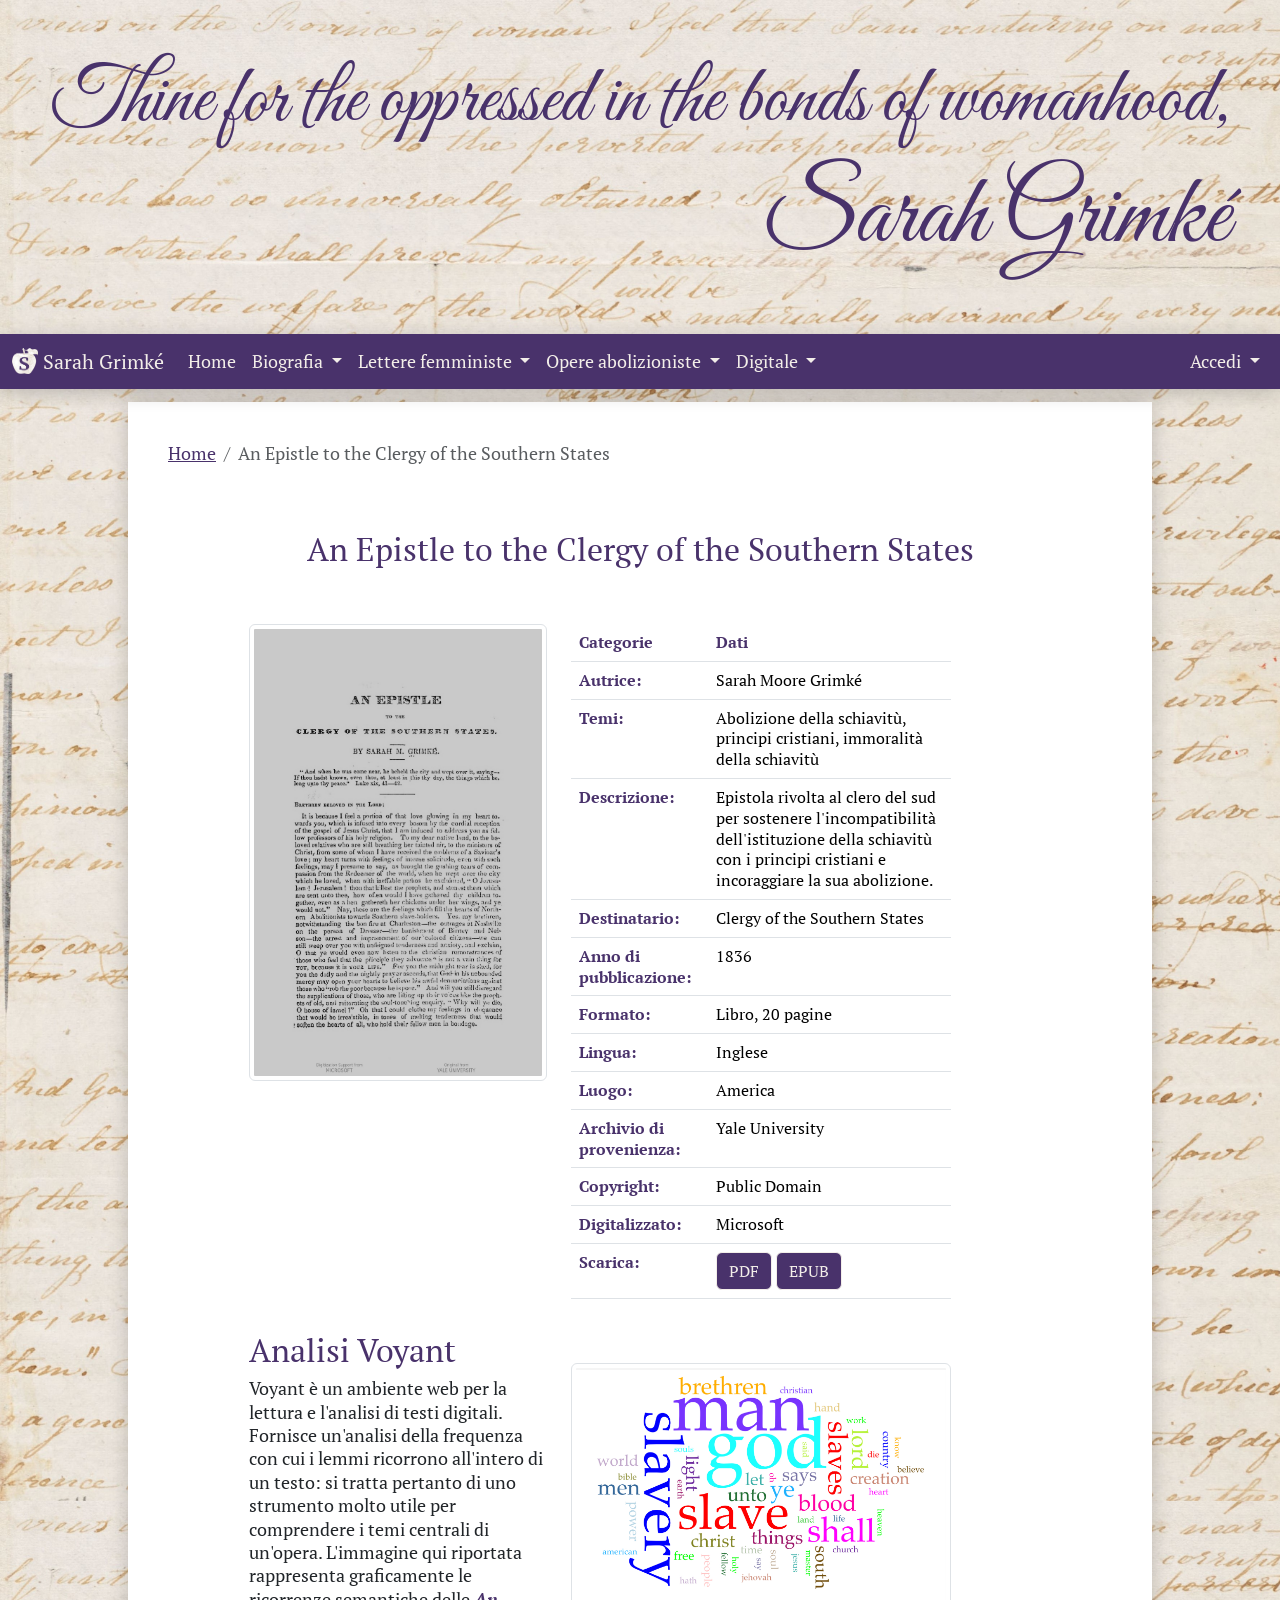
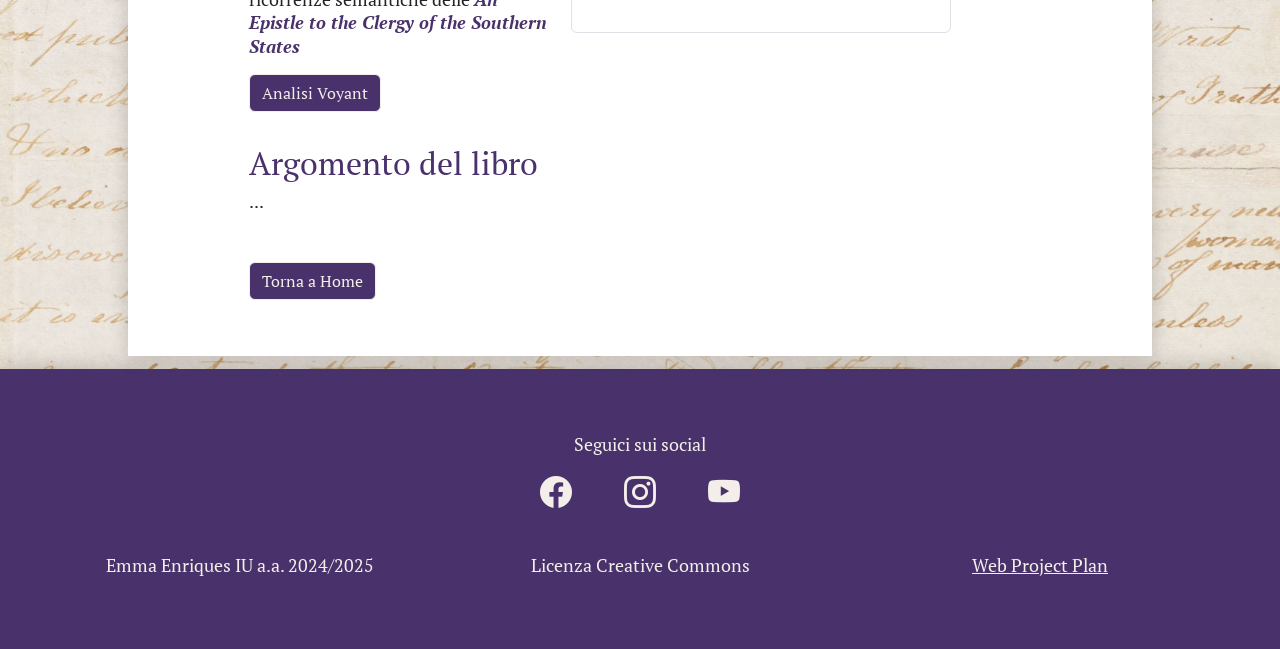
<file: clergy.html>
<!doctype html>
<html lang="it">
  <head>
    <meta charset="utf-8">
    <meta name="viewport" content="width=device-width, initial-scale=1">
    
    <!-- Font -->
    <link rel="preconnect" href="https://fonts.googleapis.com">
    <link rel="preconnect" href="https://fonts.gstatic.com" crossorigin>
    <link href="https://fonts.googleapis.com/css2?family=Great+Vibes&family=PT+Serif:ital,wght@0,400;0,700;1,400;1,700&display=swap" rel="stylesheet">
    <!-- Bootstrap css -->
    <link rel="stylesheet" href="bootstrap/css/bootstrap.min.css"/>
    
    <!-- CSS Custom -->
    <link rel="stylesheet" type="text/css" href="css/edit_custom.css"/>
    
    <!-- CSS icons Bootstrap -->
    <link rel="stylesheet" href="https://cdn.jsdelivr.net/npm/bootstrap-icons@1.11.3/font/bootstrap-icons.min.css">

    <!-- Bootstrap JavaScript -->
    <script src="bootstrap/js/bootstrap.bundle.min.js"></script>



    <!-- favicon -->
    <link rel="apple-touch-icon" sizes="180x180" href="favicon2/apple-touch-icon.png">
    <link rel="icon" type="image/png" sizes="32x32" href="favicon2/favicon-32x32.png">
    <link rel="icon" type="image/png" sizes="16x16" href="favicon2/favicon-16x16.png">
    <link rel="manifest" href="favicon2/site.webmanifest">



    <!-- Descrizione DublinCore -->
    <META name="DC.Title" content="Progetto Sarah Grimké"/>
    <META name="DC.Creator" content="Emma Enriques"/>
    <META name="DC.Subject" content="Sarah Grimké, biografia e opere"/>
    <META name="DC.Description" content="Un catalogo delle Lettere sull’uguaglianza dei sessi, con pagine di approfodimento relatice all'autrice ed al altre sue opere"/>
    <META name="DC.Publisher" content="Github Pages"/>
    <META name="DC.Date" content="07/03/2025"/>
    <META name="DC.Type" content="Catalogo web"/>
    <META name="DC.Format" content="Sito web"/>
    <META name="DC.Language" content="It"/>
    
    <!-- Sezione del Titolo -->
    <title>Clergy of the Southern States</title>
    
  </head>
  <body>
      <!-- Testata del sito-->
    <header>
     <h2 class="text-end custom-h2">Thine for the oppressed in the bonds of womanhood,</h2>
     <h1 class="text-end custom-h1">Sarah Grimké</h1>
    </header>
      
  

    <!-- Navigazione Principale -->
    <nav class="navbar navbar-expand-lg bg-primary sticky-top custom-navbar"> <!--per colore navbar-->
      <div class="container-fluid">
        <a class="navbar-brand" href="index.html">
          <img src="jpg/Soggetto.png" alt="Logo" width="26" height="26" class="d-inline-block align-text-top">
          Sarah Grimké
        </a>
        <button class="navbar-toggler" type="button" data-bs-toggle="collapse" data-bs-target="#navbarSupportedContent" aria-controls="navbarSupportedContent" aria-expanded="false" aria-label="Toggle navigation">
          <span class="navbar-toggler-icon"></span>
        </button>
        <div class="collapse navbar-collapse" id="navbarSupportedContent">
          <ul class="navbar-nav me-auto mb-2 mb-lg-0">
            <li class="nav-item">
              <a class="nav-link " aria-current="page" href="index.html">Home</a>
            </li>
             
            <li class="nav-item dropdown custom-dropdown"> <!--per colore dropdown-->
              <a class="nav-link dropdown-toggle" href="#" role="button" data-bs-toggle="dropdown" aria-expanded="false">
                Biografia
              </a>
              <ul class="dropdown-menu">
                <li><a class="dropdown-item" href="biografia.html">Mappa</a></li>
                <li><hr class="dropdown-divider"></li>
                <li><a class="dropdown-item" href="#">Infanzia nella piantagione</a></li>
                <li><hr class="dropdown-divider"></li>
                <li><a class="dropdown-item" href="biografia.html">Chiesa quacchera</a></li>
                <li><hr class="dropdown-divider"></li>
                <li><a class="dropdown-item" href="#">Attivismo politico</a></li>
                <li><hr class="dropdown-divider"></li>
                <li><a class="dropdown-item" href="#">Vecchiaia</a></li>
              </ul>
            </li>

            <li class="nav-item dropdown custom-dropdown"> <!--per colore dropdown-->
              <a class="nav-link dropdown-toggle" href="#" role="button" data-bs-toggle="dropdown" aria-expanded="false">
                Lettere femministe
              </a>
              <ul class="dropdown-menu">
                <li><a class="dropdown-item" href="introduzione_lettere.html">Introduzione all'opera</a></li>
                <li><hr class="dropdown-divider"></li>
                <li><a class="dropdown-item" href="catalogo.html">Catalogo</a></li>
                <li><hr class="dropdown-divider"></li>
                <li><a class="dropdown-item" href="temi.html">Temi</a></li>
              </ul>
            </li>

            <li class="nav-item dropdown custom-dropdown"> <!--per colore dropdown-->
              <a class="nav-link dropdown-toggle" href="#" role="button" data-bs-toggle="dropdown" aria-expanded="false">
                Opere abolizioniste
              </a>
              <ul class="dropdown-menu">
                <li><a class="dropdown-item active" href="clergy.html">Clergy of the Southern States</a></li>
                <li><hr class="dropdown-divider"></li>
                <li><a class="dropdown-item" href="slavery.html">American Slavery as It Is</a></li>
              </ul>
            </li>


            <li class="nav-item dropdown custom-dropdown"> <!--per colore dropdown-->
            <a class="nav-link dropdown-toggle" href="#" role="button" data-bs-toggle="dropdown" aria-expanded="false">
              Digitale
            </a>
            <ul class="dropdown-menu">
              <li><a class="dropdown-item" href="#">Video</a></li>
              <li><hr class="dropdown-divider"></li>
              <li><a class="dropdown-item" href="#">Audio</a></li>
              <li><hr class="dropdown-divider"></li>
              <li><a class="dropdown-item" href="#">Link ad articoli universitari</a></li>
              <li><hr class="dropdown-divider"></li>
              <li><a class="dropdown-item" href="#">Pdf libri di approfondimento</a></li>
            </ul>
            </li>
          </ul>
          <!-- per spostare accedi a destra-->
          <ul class="navbar-nav ms-auto mb-2 mb-lg-0">
            <li class="nav-item dropdown custom-dropdown"> <!--per colore dropdown-->
              <a class="nav-link dropdown-toggle" href="#" role="button" data-bs-toggle="dropdown" aria-expanded="false">
                Accedi
              </a>
              <ul class="dropdown-menu">
                <li><a class="dropdown-item" href="#">Studente</a></li>
                <li><hr class="dropdown-divider"></li>
                <li><a class="dropdown-item" href="#">Insegnante</a></li>
              </ul>
            </li>
          </ul>  
        </li> 
        </div>
      </div>
    </nav>
      
    <main>
      <!-- per creare la sezione centrale e centrarla nella pagina -->
      <div class="centrare">
        <div class="contenitore">

          <!-- Breadcrumbs -->
          <nav aria-label="breadcrumb">
            <ol class="breadcrumb">
              <li class="breadcrumb-item"><a href="index.html" class="link-main">Home</a></li>
              <li class="breadcrumb-item active" aria-current="page">An Epistle to the Clergy of the Southern States</li>
            </ol>
          </nav>


          <h2 class="text-center py-5">An Epistle to the Clergy of the Southern States</h2>

          <div class="row">
            <div class="col-md-1"></div>
            <div class="col-md-4">
              <img src="jpg/prima_clergy2.jpg" class="img-thumbnail img-fluid mx-auto d-block" alt="Copertina del libro">
            </div>
            <div class="col-md-5">
                
              <!-- tabella con la catalogazione del capitolo -->  
              <table class="table">
                <thead>
                  <tr>
                    <th class="tabella-title" scope="col">Categorie</th>
                    <th class="tabella-title" scope="col">Dati</th>
                  </tr>
                </thead>
                <tbody>
                  <tr>
                    <th class="tabella-title" scope="row">Autrice:</th>
                    <td class="tabella">
                      <span class="DC.Creator">Sarah Moore Grimké</span>
                    </td>
                  </tr>
                   <tr>
                    <th class="tabella-title" scope="row">Temi:</th>
                    <td class="tabella" colspan="4">
                      <span class="DC.Subject">Abolizione della schiavitù, principi cristiani, immoralità della schiavitù</span>
                    </td>
                  </tr>
                  <tr>
                    <th class="tabella-title" scope="row">Descrizione:</th>
                    <td class="tabella" colspan="3">
                      <span class="DC.Description">Epistola rivolta al clero del sud per sostenere l'incompatibilità dell'istituzione della schiavitù con i principi cristiani e incoraggiare la sua abolizione.</span>
                    </td>
                  </tr>
                  <tr>
                    <th class="tabella-title" scope="row">Destinatario:</th>
                    <td class="tabella">
                      <span class="DC.Contributor">Clergy of the Southern States</span>
                    </td>
                  </tr>
                  <tr>
                    <th class="tabella-title" scope="row">Anno di pubblicazione:</th>
                    <td class="tabella">
                      <span class="DC.Date">1836</span>
                    </td>
                  </tr>
                  <tr>
                    <th class="tabella-title" scope="row">Formato:</th>
                    <td class="tabella" colspan="2">
                      <span class="DC.Format">Libro, 20 pagine</span>
                    </td>
                  </tr>
                  <tr>
                    <th class="tabella-title" scope="row">Lingua:</th>
                    <td class="tabella" colspan="2">
                      <span class="DC.Language">Inglese</span>
                    </td>
                  </tr>
                  <tr>
                    <th class="tabella-title" scope="row">Luogo:</th>
                    <td class="tabella" colspan="2">
                      <span class="DC.Coverage">America</span>
                    </td>
                  </tr>
                  <tr>
                    <th class="tabella-title" scope="row">Archivio di provenienza:</th>
                    <td class="tabella" colspan="5">
                      <span class="DC.Source">Yale University</span>
                    </td>
                  </tr>
                  <tr>
                    <th class="tabella-title" scope="row">Copyright:</th>
                    <td class="tabella" colspan="6">
                      <span class="DC.Right">Public Domain</span>
                    </td>
                  </tr>
                  <tr>
                    <th class="tabella-title" scope="row">Digitalizzato:</th>
                    <td class="tabella" colspan="7">
                      <span class="DC.Contributor">Microsoft</span>
                    </td>
                  </tr>
                  <tr>
                    <th class="tabella-title" scope="row">Scarica:</th>
                    <td class="tabella" colspan="7">
                      <a href="pdf/yale-clergy.pdf" download class="btn btn-primary" title="scarica il pdf dell'opera">PDF</a>
                      <a href="epub/yale_clergy.epub" download class="btn btn-primary" title="scarica l'epub dell'opera">EPUB</a>
                    </td>
                  </tr>

                </tbody>
              </table>

            </div>
          </div>

          <div class="row">
            <div class="col-md-1"></div>
            <div class="col-md-4 py-3">  
              <h2>Analisi Voyant</h2>
              <p>Voyant è un ambiente web per la lettura e l'analisi di testi digitali. Fornisce un'analisi della frequenza con cui i lemmi ricorrono all'intero di un testo: si tratta pertanto di uno strumento molto utile per comprendere i temi centrali di un'opera. L'immagine qui riportata rappresenta graficamente le ricorrenze semantiche delle <cite><strong>An Epistle to the Clergy of the Southern States</strong></cite></p>
              <a href="https://voyant-tools.org/?corpus=7559ace9117fda1f4eed364844a39ba4" class="btn btn-primary" title="analisi Voyant delle Letters">Analisi Voyant</a>
            </div>
            <div class="col-md-5 py-5">
              <img src="jpg/parole_clergy.jpg" class="img-thumbnail img-fluid mx-auto d-block" alt="Grafico Voyant">
            </div>
          </div>

          <div class="row">
            <div class="col-md-1"></div>
            <div class="col-md-9 py-3">  
              <h2>Argomento del libro</h2>
              <p>...</p>

              
            </div>
          </div>


          
          <div class="row">
            <div class="col-md-1"></div>
            <div class="col-md-9 py-3">  
              <a href="index.html" class="btn btn-primary" title="visita il catalogo">Torna a Home</a>
            </div>
          </div>


          


        </div>
      </div>

          

     
    </main>
    <footer>
      <!--social-->
      <section class="container-fluid">
        <div class="text-center py-4">
            <p>Seguici sui social</p>
            <a href="#" class="link-footer" title="Vai alla pagina facebook"><i class="bi bi-facebook"></i></a>
            <a href="#" class="link-footer" title="Vai alla pagina istagram"><i class="bi bi-instagram"></i></a>
            <a href="#" class="link-footer" title="Vai al canale youtube"><i class="bi bi-youtube"></i></a>
        </div>
        <!-- informazioni documento -->
        <div class="row">
          <div class="col-md-4 py-3">
              <p class="text-center">Emma Enriques IU a.a. 2024&#47;2025</p>
          </div>
          <div class="col-md-4 py-3">
              <p class="text-center">Licenza Creative Commons</p>
          </div>
          <div class="col-md-4 py-3">
              <p class="text-center"><a href="project.html" class="link-footer" title="Vai al web project plan">Web Project Plan</a><p>
          </div>      
        </div>
      </section>
    </footer>
  </body>

</html>
</file>
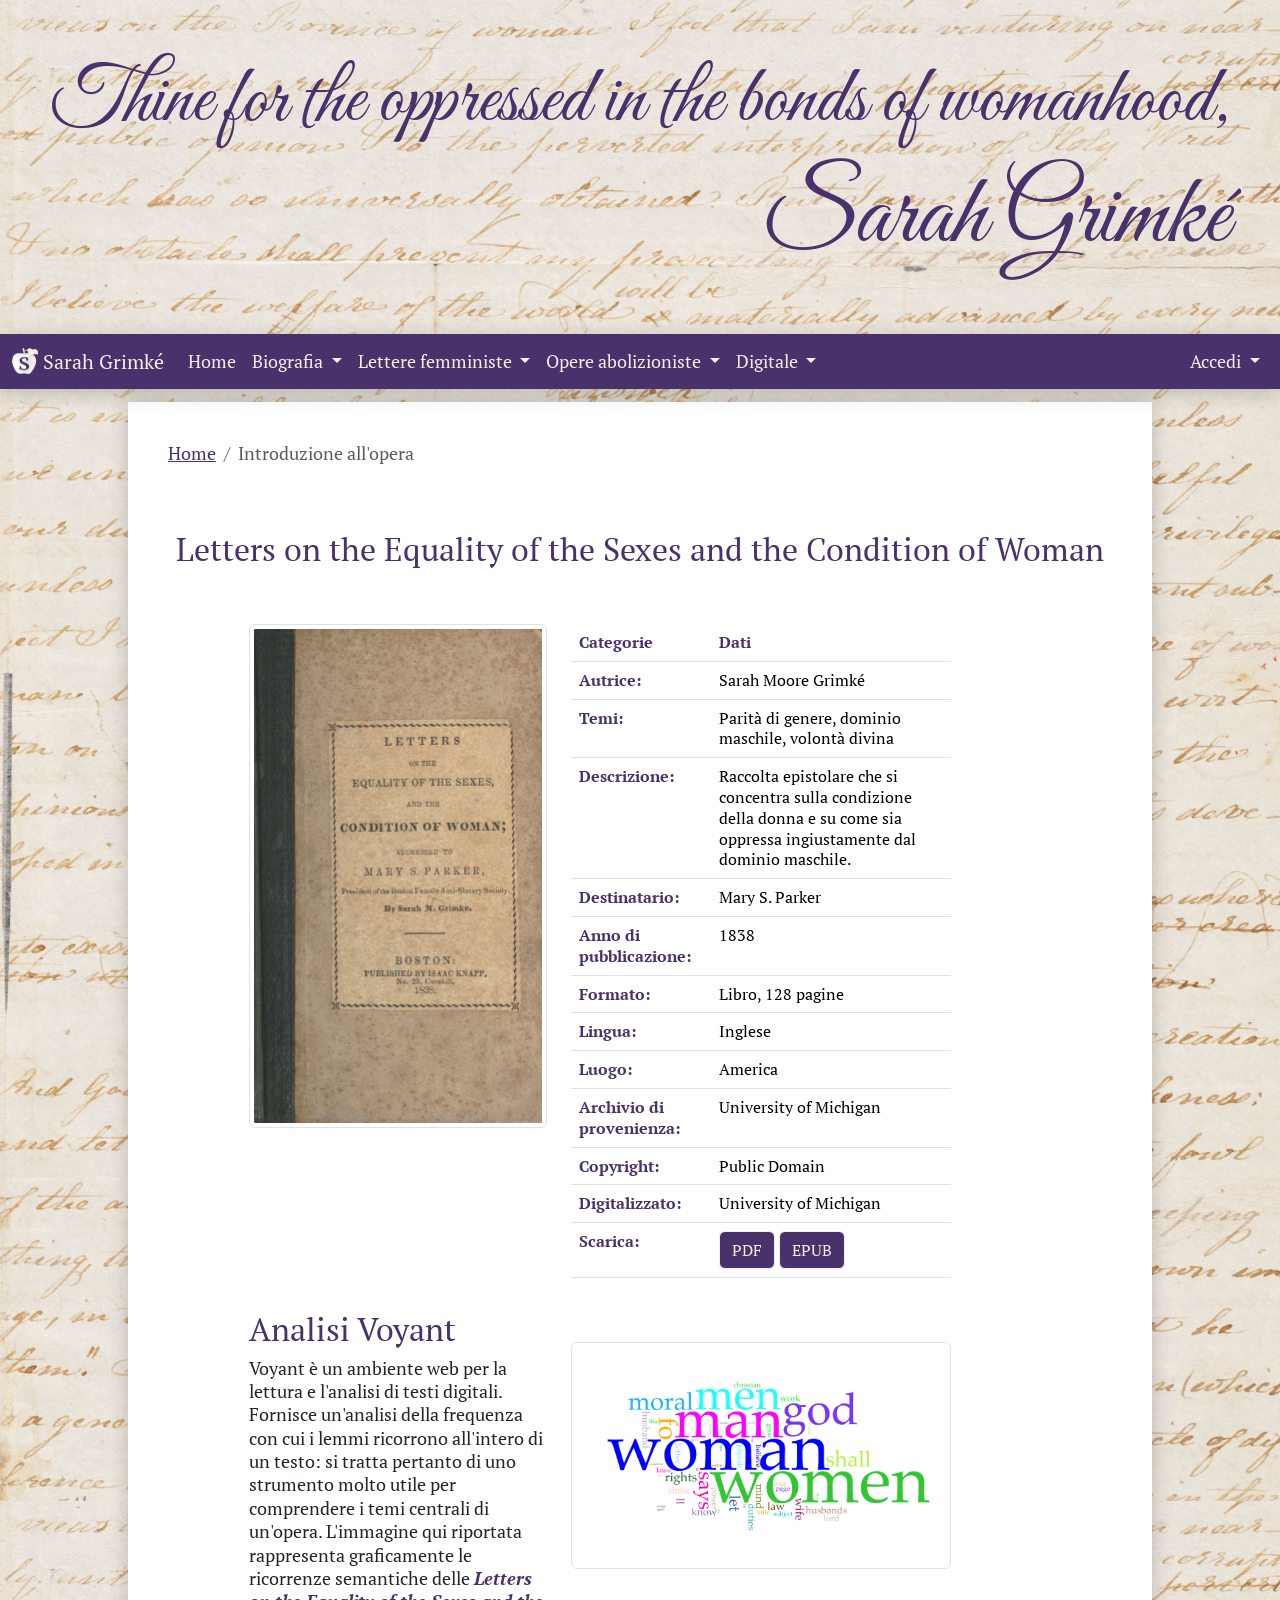
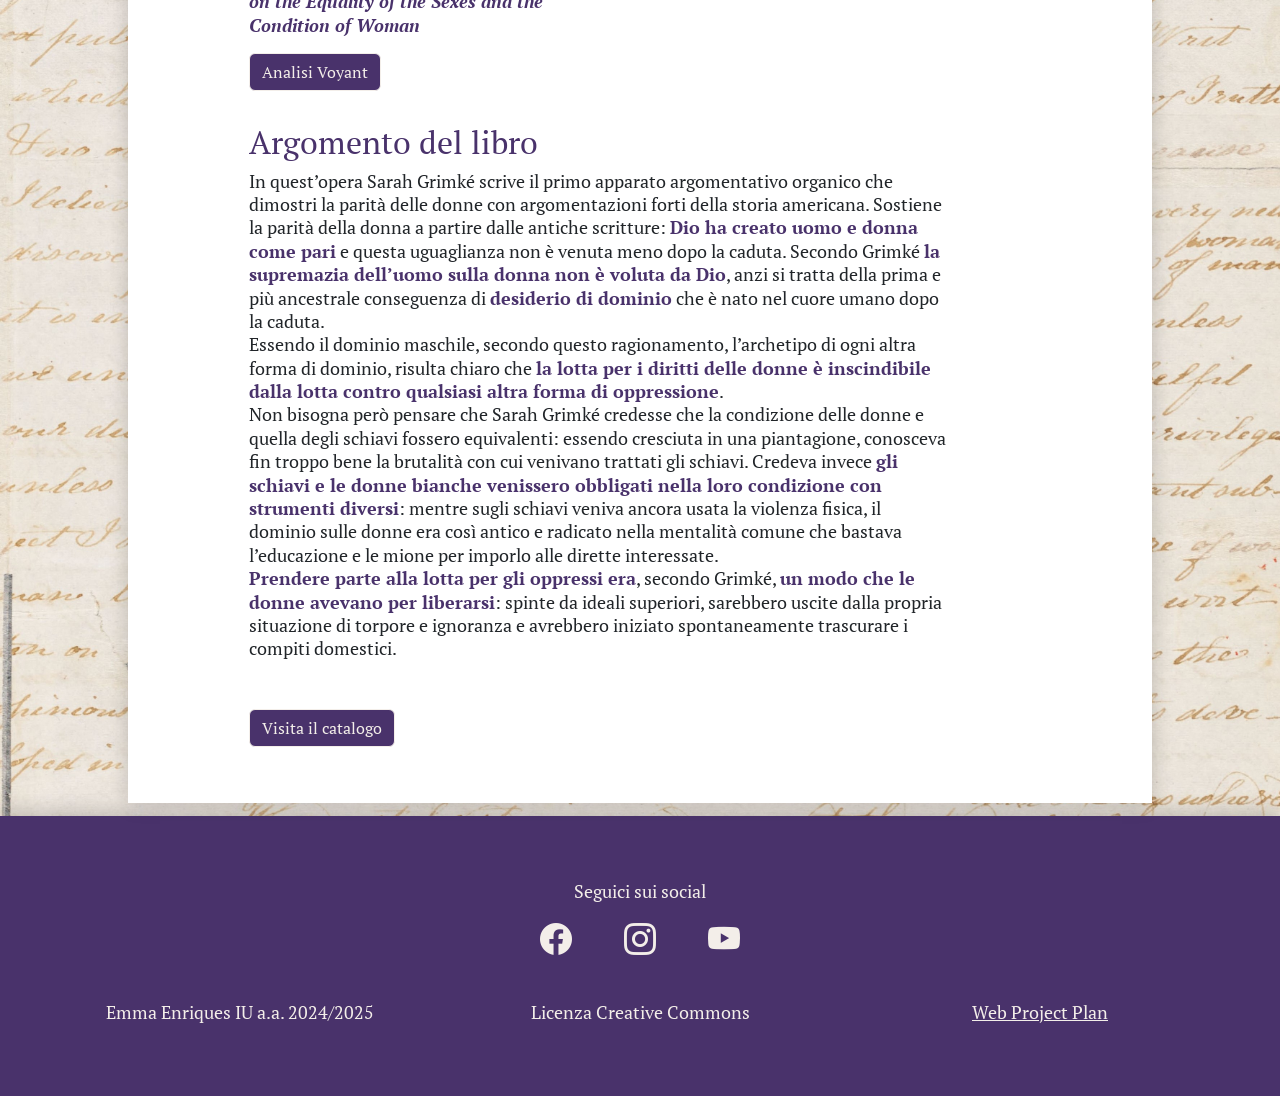
<file: introduzione_lettere.html>
<!doctype html>
<html lang="it">
  <head>
    <meta charset="utf-8">
    <meta name="viewport" content="width=device-width, initial-scale=1">
    
    <!-- Font -->
    <link rel="preconnect" href="https://fonts.googleapis.com">
    <link rel="preconnect" href="https://fonts.gstatic.com" crossorigin>
    <link href="https://fonts.googleapis.com/css2?family=Great+Vibes&family=PT+Serif:ital,wght@0,400;0,700;1,400;1,700&display=swap" rel="stylesheet">
    <!-- Bootstrap css -->
    <link rel="stylesheet" href="bootstrap/css/bootstrap.min.css"/>
    
    <!-- CSS Custom -->
    <link rel="stylesheet" type="text/css" href="css/edit_custom.css"/>
    
    <!-- CSS icons Bootstrap -->
    <link rel="stylesheet" href="https://cdn.jsdelivr.net/npm/bootstrap-icons@1.11.3/font/bootstrap-icons.min.css">

    <!-- Bootstrap JavaScript -->
    <script src="bootstrap/js/bootstrap.bundle.min.js"></script>



    <!-- favicon -->
    <link rel="apple-touch-icon" sizes="180x180" href="favicon2/apple-touch-icon.png">
    <link rel="icon" type="image/png" sizes="32x32" href="favicon2/favicon-32x32.png">
    <link rel="icon" type="image/png" sizes="16x16" href="favicon2/favicon-16x16.png">
    <link rel="manifest" href="favicon2/site.webmanifest">



    <!-- Descrizione DublinCore -->
    <META name="DC.Title" content="Progetto Sarah Grimké"/>
    <META name="DC.Creator" content="Emma Enriques"/>
    <META name="DC.Subject" content="Sarah Grimké, biografia e opere"/>
    <META name="DC.Description" content="Un catalogo delle Lettere sull’uguaglianza dei sessi, con pagine di approfodimento relatice all'autrice ed al altre sue opere"/>
    <META name="DC.Publisher" content="Github Pages"/>
    <META name="DC.Date" content="07/03/2025"/>
    <META name="DC.Type" content="Catalogo web"/>
    <META name="DC.Format" content="Sito web"/>
    <META name="DC.Language" content="It"/>
    
    <!-- Sezione del Titolo -->
    <title>Introduzione all'Opera</title>
    
  </head>
  <body>
      <!-- Testata del sito-->
    <header>
     <h2 class="text-end custom-h2">Thine for the oppressed in the bonds of womanhood,</h2>
     <h1 class="text-end custom-h1">Sarah Grimké</h1>
    </header>
      
  

    <!-- Navigazione Principale -->
    <nav class="navbar navbar-expand-lg bg-primary sticky-top custom-navbar"> <!--per colore navbar-->
      <div class="container-fluid">
        <a class="navbar-brand" href="index.html">
          <img src="jpg/Soggetto.png" alt="Logo" width="26" height="26" class="d-inline-block align-text-top">
          Sarah Grimké
        </a>
        <button class="navbar-toggler" type="button" data-bs-toggle="collapse" data-bs-target="#navbarSupportedContent" aria-controls="navbarSupportedContent" aria-expanded="false" aria-label="Toggle navigation">
          <span class="navbar-toggler-icon"></span>
        </button>
        <div class="collapse navbar-collapse" id="navbarSupportedContent">
          <ul class="navbar-nav me-auto mb-2 mb-lg-0">
            <li class="nav-item">
              <a class="nav-link" aria-current="page" href="index.html">Home</a>
            </li>
             
            <li class="nav-item dropdown custom-dropdown"> <!--per colore dropdown-->
              <a class="nav-link dropdown-toggle" href="#" role="button" data-bs-toggle="dropdown" aria-expanded="false">
                Biografia
              </a>
              <ul class="dropdown-menu">
                <li><a class="dropdown-item" href="biografia.html">Mappa</a></li>
                <li><hr class="dropdown-divider"></li>
                <li><a class="dropdown-item" href="#">Infanzia nella piantagione</a></li>
                <li><hr class="dropdown-divider"></li>
                <li><a class="dropdown-item" href="biografia.html">Chiesa quacchera</a></li>
                <li><hr class="dropdown-divider"></li>
                <li><a class="dropdown-item" href="#">Attivismo politico</a></li>
                <li><hr class="dropdown-divider"></li>
                <li><a class="dropdown-item" href="#">Vecchiaia</a></li>
              </ul>
            </li>

            <li class="nav-item dropdown custom-dropdown"> <!--per colore dropdown-->
              <a class="nav-link dropdown-toggle" href="#" role="button" data-bs-toggle="dropdown" aria-expanded="false">
                Lettere femministe
              </a>
              <ul class="dropdown-menu">
                <li><a class="dropdown-item active" href="introduzione_lettere.html">Introduzione all'opera</a></li>
                <li><hr class="dropdown-divider"></li>
                <li><a class="dropdown-item" href="catalogo.html">Catalogo</a></li>
                <li><hr class="dropdown-divider"></li>
                <li><a class="dropdown-item" href="temi.html">Temi</a></li>
              </ul>
            </li>

            <li class="nav-item dropdown custom-dropdown"> <!--per colore dropdown-->
              <a class="nav-link dropdown-toggle" href="#" role="button" data-bs-toggle="dropdown" aria-expanded="false">
                Opere abolizioniste
              </a>
              <ul class="dropdown-menu">
                <li><a class="dropdown-item" href="clergy.html">Clergy of the Southern States</a></li>
                <li><hr class="dropdown-divider"></li>
                <li><a class="dropdown-item" href="slavery.html">American Slavery as It Is</a></li>
              </ul>
            </li>


            <li class="nav-item dropdown custom-dropdown"> <!--per colore dropdown-->
            <a class="nav-link dropdown-toggle" href="#" role="button" data-bs-toggle="dropdown" aria-expanded="false">
              Digitale
            </a>
            <ul class="dropdown-menu">
              <li><a class="dropdown-item" href="#">Video</a></li>
              <li><hr class="dropdown-divider"></li>
              <li><a class="dropdown-item" href="#">Audio</a></li>
              <li><hr class="dropdown-divider"></li>
              <li><a class="dropdown-item" href="#">Link ad articoli universitari</a></li>
              <li><hr class="dropdown-divider"></li>
              <li><a class="dropdown-item" href="#">Pdf libri di approfondimento</a></li>
            </ul>
            </li>
          </ul>
          <!-- per spostare accedi a destra-->
          <ul class="navbar-nav ms-auto mb-2 mb-lg-0">
            <li class="nav-item dropdown custom-dropdown"> <!--per colore dropdown-->
              <a class="nav-link dropdown-toggle" href="#" role="button" data-bs-toggle="dropdown" aria-expanded="false">
                Accedi
              </a>
              <ul class="dropdown-menu">
                <li><a class="dropdown-item" href="#">Studente</a></li>
                <li><hr class="dropdown-divider"></li>
                <li><a class="dropdown-item" href="#">Insegnante</a></li>
              </ul>
            </li>
          </ul>  
        </li> 
        </div>
      </div>
    </nav>
    
    <main>  
      <!-- per creare la sezione centrale e centrarla nella pagina -->
      <div class="centrare">
        <div class="contenitore">

          <!-- Breadcrumbs -->
          <nav aria-label="breadcrumb">
            <ol class="breadcrumb">
              <li class="breadcrumb-item"><a href="index.html" class="link-main">Home</a></li>
              <li class="breadcrumb-item active" aria-current="page">Introduzione all'opera</li>
            </ol>
          </nav>


          <h2 class="text-center py-5">Letters on the Equality of the Sexes and the Condition of Woman</h2>

          <div class="row">
            <div class="col-md-1"></div>
            <div class="col-md-4">
              <img src="jpg/prima_pag.jpg" class="img-thumbnail img-fluid mx-auto d-block" alt="Copertina del libro">
            </div>
            <div class="col-md-5">
                
              <!-- tabella con la catalogazione del capitolo -->  
              <table class="table">
                <thead>
                  <tr>
                    <th class="tabella-title" scope="col">Categorie</th>
                    <th class="tabella-title" scope="col">Dati</th>
                  </tr>
                </thead>
                <tbody>
                  <tr>
                    <th class="tabella-title" scope="row">Autrice:</th>
                    <td class="tabella">
                      <span class="DC.Creator">Sarah Moore Grimké</span>
                    </td>
                  </tr>
                   <tr>
                    <th class="tabella-title" scope="row">Temi:</th>
                    <td class="tabella" colspan="4">
                      <span class="DC.Subject">Parità di genere, dominio maschile, volontà divina</span>
                    </td>
                  </tr>
                  <tr>
                    <th class="tabella-title" scope="row">Descrizione:</th>
                    <td class="tabella" colspan="3">
                      <span class="DC.Description">Raccolta epistolare che si concentra sulla condizione della donna e su come sia oppressa ingiustamente dal dominio maschile.</span>
                    </td>
                  </tr>
                  <tr>
                    <th class="tabella-title" scope="row">Destinatario:</th>
                    <td class="tabella">
                      <span class="DC.Contributor">Mary S. Parker</span>
                    </td>
                  </tr>
                  <tr>
                    <th class="tabella-title" scope="row">Anno di pubblicazione:</th>
                    <td class="tabella"> 
                      <span class="DC.Date">1838</span>
                    </td>
                  </tr>
                  <tr>
                    <th class="tabella-title" scope="row">Formato:</th>
                    <td class="tabella" colspan="2">
                      <span class="DC.Format">Libro, 128 pagine</span>
                    </td>
                  </tr>
                  <tr>
                    <th class="tabella-title" scope="row">Lingua:</th>
                    <td class="tabella" colspan="2">
                      <span class="DC.Language">Inglese</span>
                    </td>
                  </tr>
                  <tr>
                    <th class="tabella-title" scope="row">Luogo:</th>
                    <td class="tabella" colspan="2">
                      <span class="DC.Coverage">America</span>
                    </td>
                  </tr>
                  <tr>
                    <th class="tabella-title" scope="row">Archivio di provenienza:</th>
                    <td class="tabella" colspan="5">
                      <span class="DC.Source">University of Michigan</span>
                    </td>
                  </tr>
                  <tr>
                    <th class="tabella-title" scope="row">Copyright:</th>
                    <td class="tabella" colspan="6">
                      <span class="DC.Right">Public Domain</span>
                    </td>
                  </tr>
                  <tr>
                    <th class="tabella-title" scope="row">Digitalizzato:</th>
                    <td class="tabella" colspan="7">
                      <span class="DC.Contributor">University of Michigan</span>
                    </td>
                  </tr>
                  <tr>
                    <th class="tabella-title" scope="row">Scarica:</th>
                    <td class="tabella" colspan="7">
                      <a href="pdf/letters.pdf" download="pdf/letters.pdf" class="btn btn-primary" title="scarica il pdf dell'opera">PDF</a>
                      <a href="epub/letters.epub" download="epub/letters.epub" class="btn btn-primary" title="scarica l'epub dell'opera">EPUB</a>
                    </td>
                  </tr>

                </tbody>
              </table>

            </div>
          </div>

          <div class="row">
            <div class="col-md-1"></div>
            <div class="col-md-4 py-3">  
              <h2>Analisi Voyant</h2>
              <p>Voyant è un ambiente web per la lettura e l'analisi di testi digitali. Fornisce un'analisi della frequenza con cui i lemmi ricorrono all'intero di un testo: si tratta pertanto di uno strumento molto utile per comprendere i temi centrali di un'opera. L'immagine qui riportata rappresenta graficamente le ricorrenze semantiche delle <cite><strong>Letters on the Equality of the Sexes and the Condition of Woman</strong></cite></p>
              <a href="https://voyant-tools.org/?corpus=60418d0a08ab7afe2e150ad6d0b0e6a1&query=women" class="btn btn-primary" title="analisi Voyant delle Letters">Analisi Voyant</a>
            </div>
            <div class="col-md-5 py-5">
              <img src="jpg/parole_letters.jpg" class="img-thumbnail img-fluid mx-auto d-block" alt="Grafico Voyant">
            </div>
          </div>

          <div class="row">
            <div class="col-md-1"></div>
            <div class="col-md-9 py-3">  
              <h2>Argomento del libro</h2>
              <p>In quest’opera Sarah Grimké scrive il primo apparato argomentativo organico che dimostri la parità delle donne con argomentazioni forti della storia americana. Sostiene la parità della donna a partire dalle antiche scritture: <strong>Dio ha creato uomo e donna come pari</strong> e questa uguaglianza non è venuta meno dopo la caduta. Secondo Grimké <strong>la supremazia dell’uomo sulla donna non è voluta da Dio</strong>, anzi si tratta della prima e più ancestrale conseguenza di <strong>desiderio di dominio</strong> che è nato nel cuore umano dopo la caduta. <br>Essendo il dominio maschile, secondo questo ragionamento, l’archetipo di ogni altra forma di dominio, risulta chiaro che <strong>la lotta per i diritti delle donne è inscindibile dalla lotta contro qualsiasi altra forma di oppressione</strong>. <br>Non bisogna però pensare che Sarah Grimké credesse che la condizione delle donne e quella degli schiavi fossero equivalenti: essendo cresciuta in una piantagione, conosceva fin troppo bene la brutalità con cui venivano trattati gli schiavi. Credeva invece <strong>gli schiavi e le donne bianche venissero obbligati nella loro condizione con strumenti diversi</strong>: mentre sugli schiavi veniva ancora usata la violenza fisica, il dominio sulle donne era così antico e radicato nella mentalità comune che bastava l’educazione e le mione per imporlo alle dirette interessate. <br><strong>Prendere parte alla lotta per gli oppressi era</strong>, secondo Grimké, <strong>un modo che le donne avevano per liberarsi</strong>: spinte da ideali superiori, sarebbero uscite dalla propria situazione di torpore e ignoranza e avrebbero iniziato spontaneamente trascurare i compiti domestici.</p>

              
            </div>
          </div>


          
          <div class="row">
            <div class="col-md-1"></div>
            <div class="col-md-9 py-3">  
              <a href="catalogo.html" class="btn btn-primary" title="visita il catalogo">Visita il catalogo</a>
            </div>
          </div>


          


        </div>
      </div>

          

     
    </main>
    <footer>
      <!--social-->
      <section class="container-fluid">
        <div class="text-center py-4">
            <p>Seguici sui social</p>
            <a href="#" class="link-footer" title="Vai alla pagina facebook"><i class="bi bi-facebook"></i></a>
            <a href="#" class="link-footer" title="Vai alla pagina istagram"><i class="bi bi-instagram"></i></a>
            <a href="#" class="link-footer" title="Vai al canale youtube"><i class="bi bi-youtube"></i></a>
        </div>
        <!-- informazioni documento -->
        <div class="row">
          <div class="col-md-4 py-3">
              <p class="text-center">Emma Enriques IU a.a. 2024&#47;2025</p>
          </div>
          <div class="col-md-4 py-3">
              <p class="text-center">Licenza Creative Commons</p>
          </div>
          <div class="col-md-4 py-3">
              <p class="text-center"><a href="project.html" class="link-footer" title="Vai al web project plan">Web Project Plan</a><p>
          </div>      
        </div>
      </section>
    </footer>
  </body>
</html>
</file>
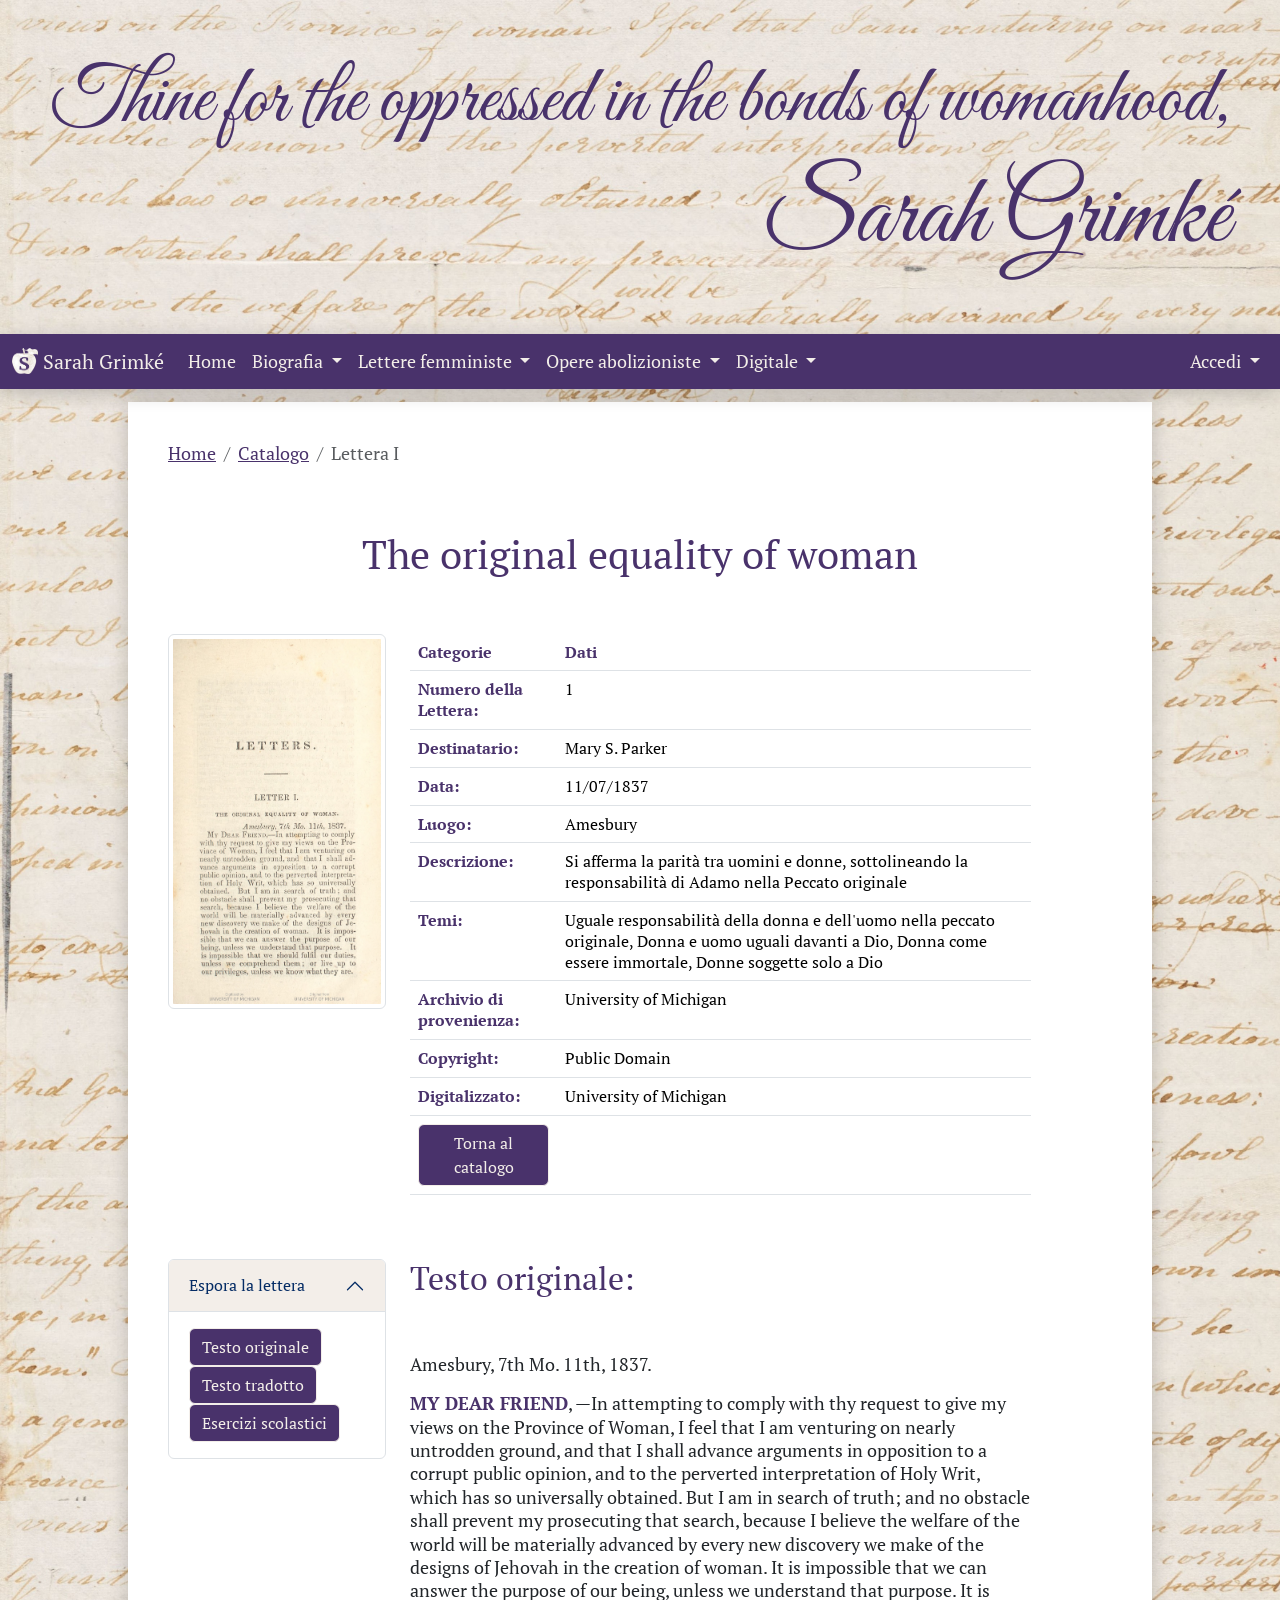
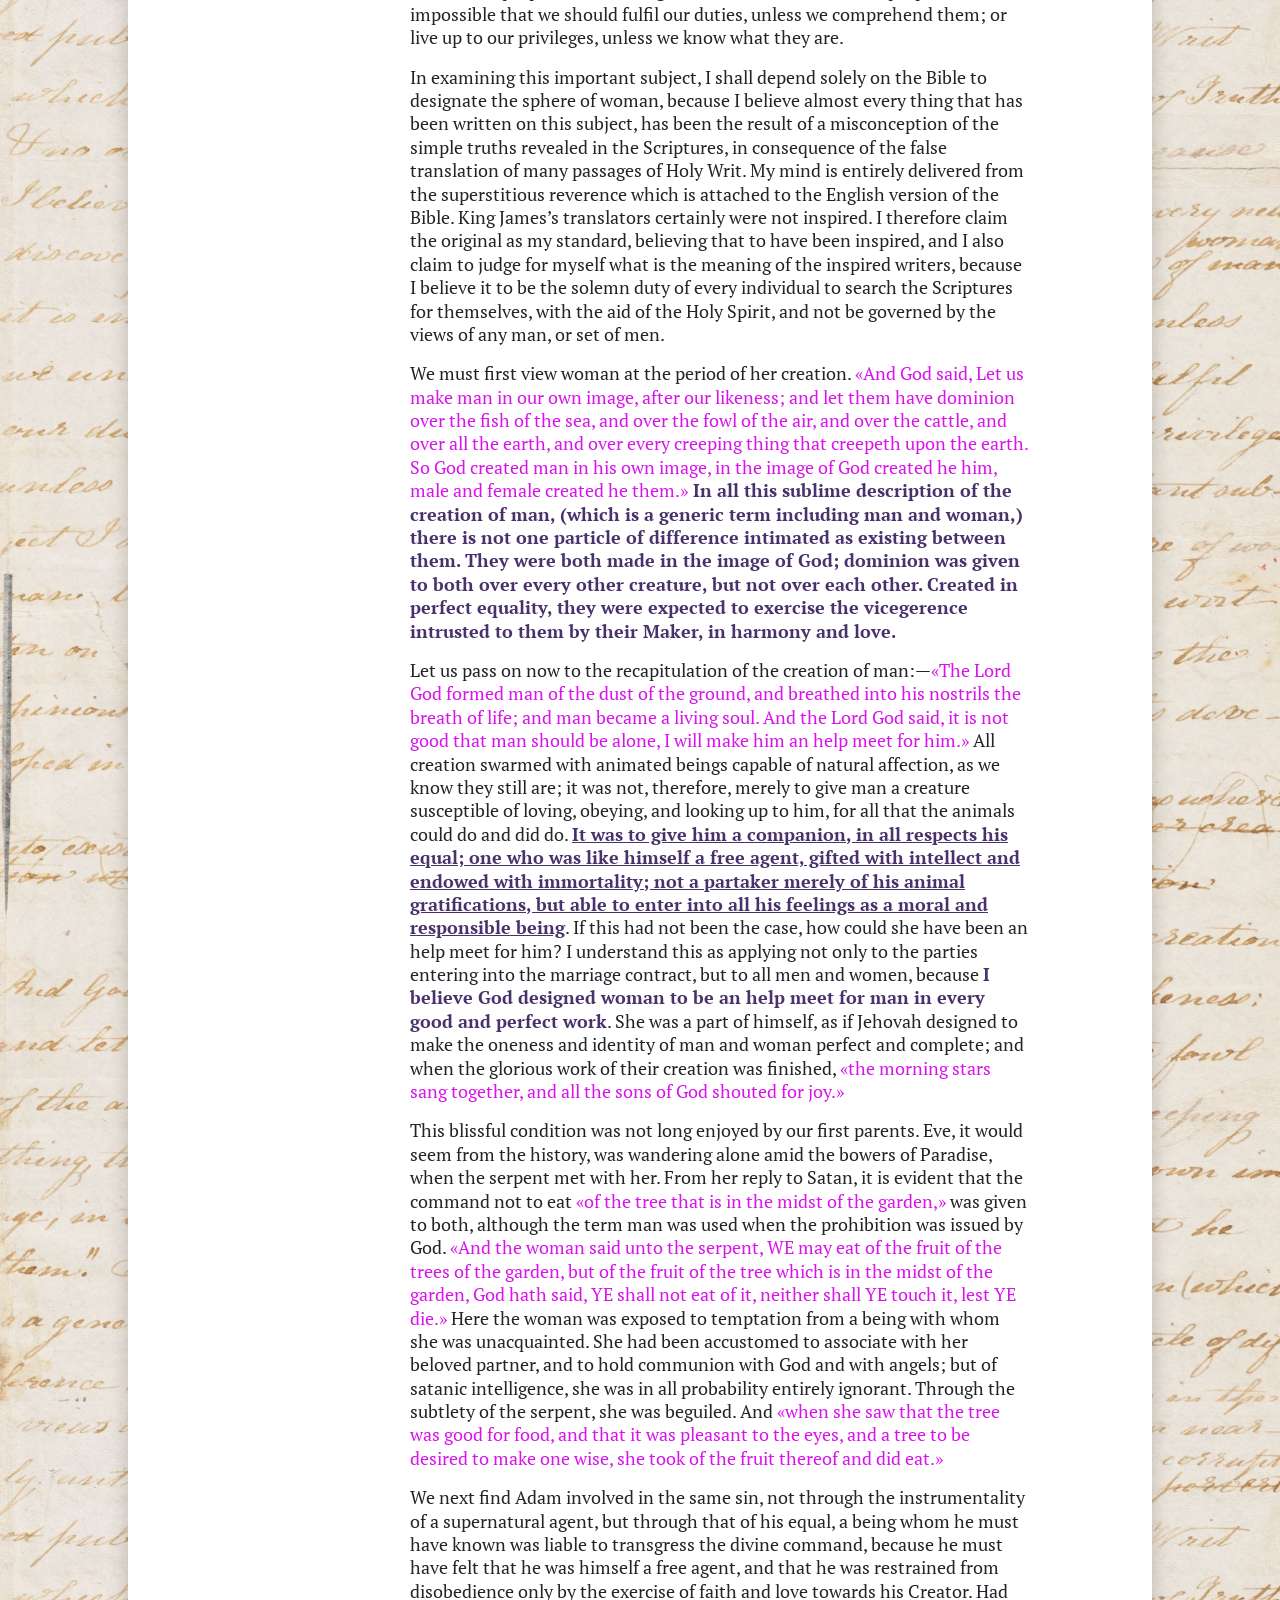
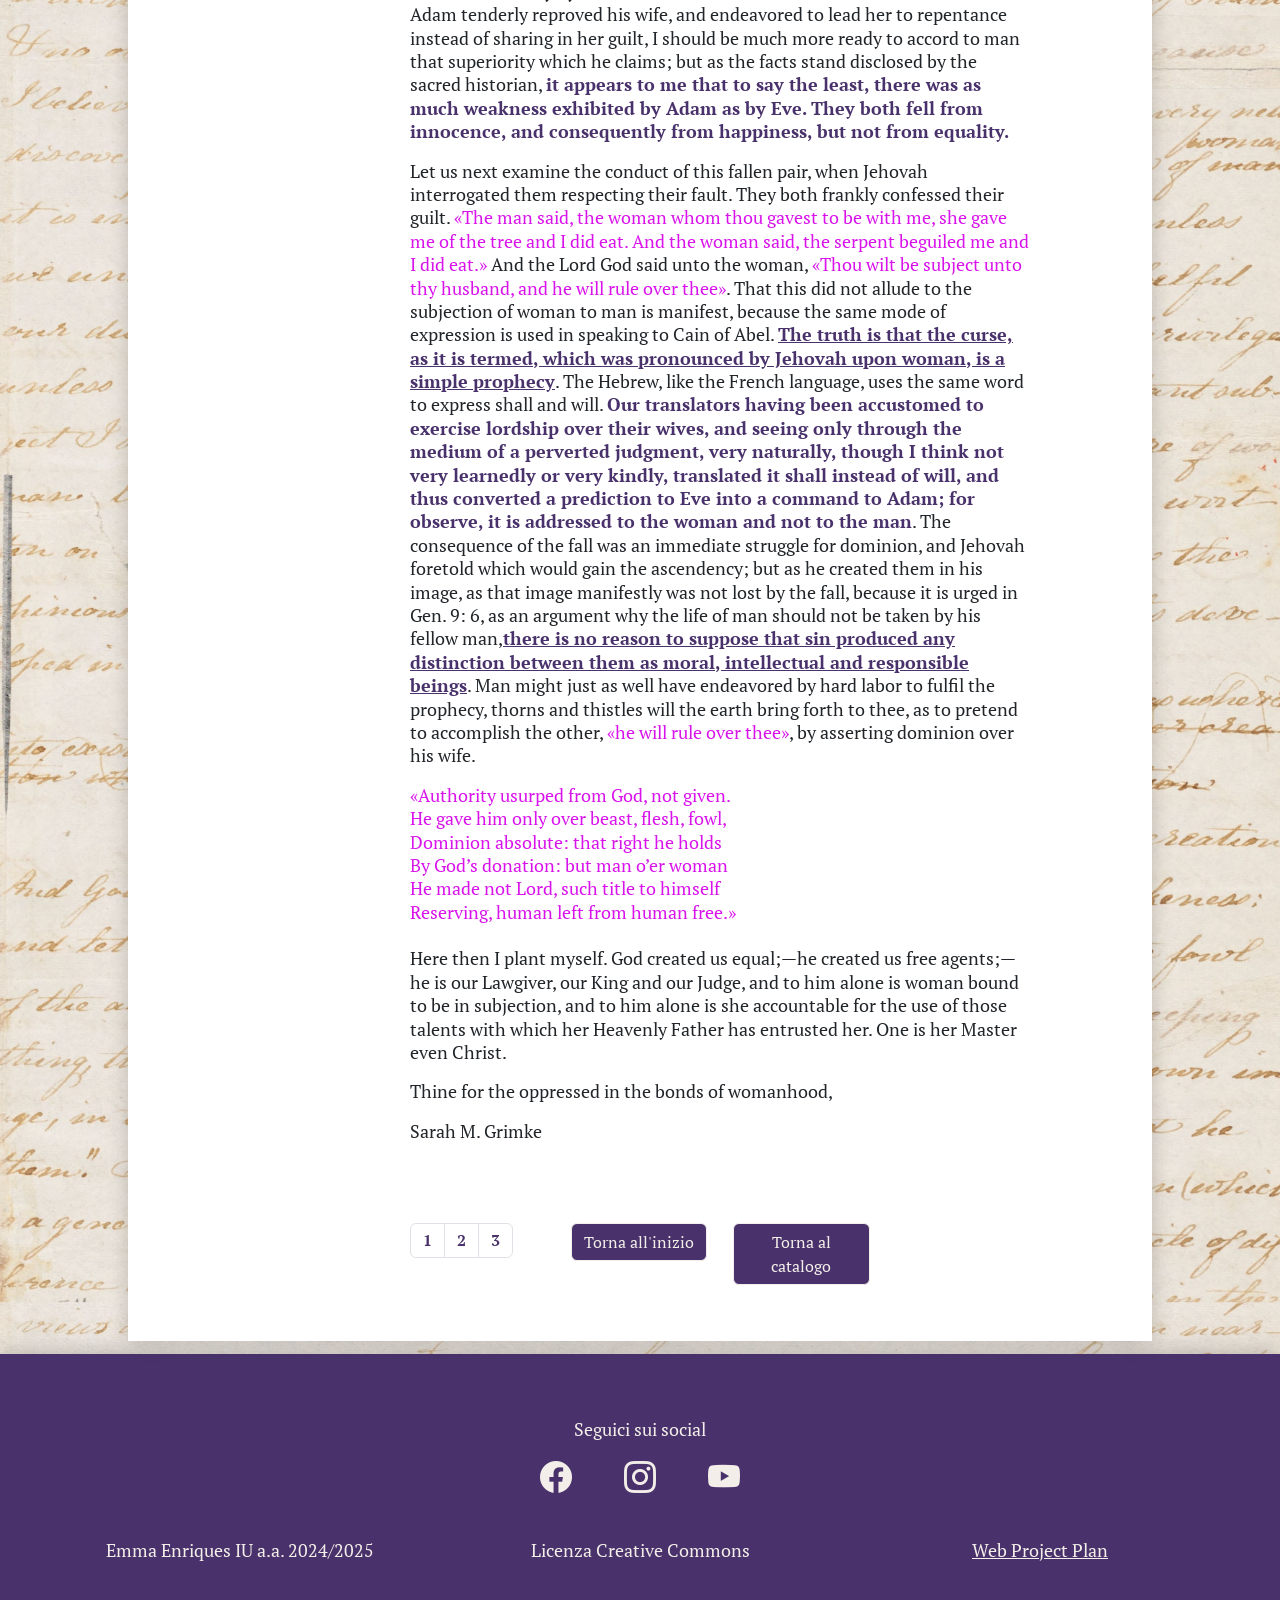
<file: lettera_1.html>
<!doctype html>
<html lang="it">
  <head>
    <meta charset="utf-8">
    <meta name="viewport" content="width=device-width, initial-scale=1">
    
    <!-- Font -->
    <link rel="preconnect" href="https://fonts.googleapis.com">
    <link rel="preconnect" href="https://fonts.gstatic.com" crossorigin>
    <link href="https://fonts.googleapis.com/css2?family=Great+Vibes&family=PT+Serif:ital,wght@0,400;0,700;1,400;1,700&display=swap" rel="stylesheet">
    <!-- Bootstrap css -->
    <link rel="stylesheet" href="bootstrap/css/bootstrap.min.css"/>
    
    <!-- CSS Custom -->
    <link rel="stylesheet" type="text/css" href="css/edit_custom.css"/>
    
    <!-- CSS icons Bootstrap -->
    <link rel="stylesheet" href="https://cdn.jsdelivr.net/npm/bootstrap-icons@1.11.3/font/bootstrap-icons.min.css">

    <!-- Bootstrap JavaScript -->
    <script src="bootstrap/js/bootstrap.bundle.min.js"></script>



    <!-- favicon -->
    <link rel="apple-touch-icon" sizes="180x180" href="favicon2/apple-touch-icon.png">
    <link rel="icon" type="image/png" sizes="32x32" href="favicon2/favicon-32x32.png">
    <link rel="icon" type="image/png" sizes="16x16" href="favicon2/favicon-16x16.png">
    <link rel="manifest" href="favicon2/site.webmanifest">



    <!-- Descrizione DublinCore -->
    <META name="DC.Title" content="Progetto Sarah Grimké"/>
    <META name="DC.Creator" content="Emma Enriques"/>
    <META name="DC.Subject" content="Sarah Grimké, biografia e opere"/>
    <META name="DC.Description" content="Un catalogo delle Lettere sull’uguaglianza dei sessi, con pagine di approfodimento relatice all'autrice ed al altre sue opere"/>
    <META name="DC.Publisher" content="Github Pages"/>
    <META name="DC.Date" content="07/03/2025"/>
    <META name="DC.Type" content="Catalogo web"/>
    <META name="DC.Format" content="Sito web"/>
    <META name="DC.Language" content="It"/>
    
    <!-- Sezione del Titolo -->
    <title>Lettera I</title>
    
  </head>
  <body>
      <!-- Testata del sito-->
    <header>
     <h2 class="text-end custom-h2">Thine for the oppressed in the bonds of womanhood,</h2>
     <h1 class="text-end custom-h1">Sarah Grimké</h1>
    </header>
      
  

    <!-- Navigazione Principale -->
    <nav class="navbar navbar-expand-lg bg-primary sticky-top custom-navbar"> <!--per colore navbar-->
      <div class="container-fluid">
        <a class="navbar-brand" href="index.html">
          <img src="jpg/Soggetto.png" alt="Logo" width="26" height="26" class="d-inline-block align-text-top">
          Sarah Grimké
        </a>
        <button class="navbar-toggler" type="button" data-bs-toggle="collapse" data-bs-target="#navbarSupportedContent" aria-controls="navbarSupportedContent" aria-expanded="false" aria-label="Toggle navigation">
          <span class="navbar-toggler-icon"></span>
        </button>
        <div class="collapse navbar-collapse" id="navbarSupportedContent">
          <ul class="navbar-nav me-auto mb-2 mb-lg-0">
            <li class="nav-item">
              <a class="nav-link" aria-current="page" href="index.html">Home</a>
            </li>
             
            <li class="nav-item dropdown custom-dropdown"> <!--per colore dropdown-->
              <a class="nav-link dropdown-toggle" href="#" role="button" data-bs-toggle="dropdown" aria-expanded="false">
                Biografia
              </a>
              <ul class="dropdown-menu">
                <li><a class="dropdown-item" href="biografia.html">Mappa</a></li>
                <li><hr class="dropdown-divider"></li>
                <li><a class="dropdown-item" href="#">Infanzia nella piantagione</a></li>
                <li><hr class="dropdown-divider"></li>
                <li><a class="dropdown-item" href="biografia.html">Chiesa quacchera</a></li>
                <li><hr class="dropdown-divider"></li>
                <li><a class="dropdown-item" href="#">Attivismo politico</a></li>
                <li><hr class="dropdown-divider"></li>
                <li><a class="dropdown-item" href="#">Vecchiaia</a></li>
              </ul>
            </li>

            <li class="nav-item dropdown custom-dropdown"> <!--per colore dropdown-->
              <a class="nav-link dropdown-toggle" href="#" role="button" data-bs-toggle="dropdown" aria-expanded="false">
                Lettere femministe
              </a>
              <ul class="dropdown-menu">
                <li><a class="dropdown-item" href="introduzione_lettere.html">Introduzione all'opera</a></li>
                <li><hr class="dropdown-divider"></li>
                <li><a class="dropdown-item" href="catalogo.html">Catalogo</a></li>
                <li><hr class="dropdown-divider"></li>
                <li><a class="dropdown-item" href="temi.html">Temi</a></li>
              </ul>
            </li>

            <li class="nav-item dropdown custom-dropdown"> <!--per colore dropdown-->
              <a class="nav-link dropdown-toggle" href="#" role="button" data-bs-toggle="dropdown" aria-expanded="false">
                Opere abolizioniste
              </a>
              <ul class="dropdown-menu">
                <li><a class="dropdown-item" href="clergy.html">Clergy of the Southern States</a></li>
                <li><hr class="dropdown-divider"></li>
                <li><a class="dropdown-item" href="slavery.html">American Slavery as It Is</a></li>
              </ul>
            </li>


            <li class="nav-item dropdown custom-dropdown"> <!--per colore dropdown-->
            <a class="nav-link dropdown-toggle" href="#" role="button" data-bs-toggle="dropdown" aria-expanded="false">
              Digitale
            </a>
            <ul class="dropdown-menu">
              <li><a class="dropdown-item" href="#">Video</a></li>
              <li><hr class="dropdown-divider"></li>
              <li><a class="dropdown-item" href="#">Audio</a></li>
              <li><hr class="dropdown-divider"></li>
              <li><a class="dropdown-item" href="#">Link ad articoli universitari</a></li>
              <li><hr class="dropdown-divider"></li>
              <li><a class="dropdown-item" href="#">Pdf libri di approfondimento</a></li>
            </ul>
            </li>
          </ul>
          <!-- per spostare accedi a destra-->
          <ul class="navbar-nav ms-auto mb-2 mb-lg-0">
            <li class="nav-item dropdown custom-dropdown"> <!--per colore dropdown-->
              <a class="nav-link dropdown-toggle" href="#" role="button" data-bs-toggle="dropdown" aria-expanded="false">
                Accedi
              </a>
              <ul class="dropdown-menu">
                <li><a class="dropdown-item" href="#">Studente</a></li>
                <li><hr class="dropdown-divider"></li>
                <li><a class="dropdown-item" href="#">Insegnante</a></li>
              </ul>
            </li>
          </ul>  
        </li> 
        </div>
      </div>
    </nav>
    
    <main>  
      <!-- per creare la sezione centrale e centrarla nella pagina -->
      <div class="centrare">
        <div class="contenitore">

          <!-- Breadcrumbs -->
          <nav aria-label="breadcrumb">
            <ol class="breadcrumb">
              <li class="breadcrumb-item"><a href="index.html" class="link-main">Home</a></li>
              <li class="breadcrumb-item"><a href="catalogo.html" class="link-main">Catalogo</a></li>
              <li class="breadcrumb-item active" aria-current="page">Lettera I</li>
            </ol>
          </nav>


          <h1 class="text-center py-5">The original equality of woman</h1>

          <div class="row">
            
            <div class="col-md-3">
              <img src="jpg/capitolo/1.jpg" class="img-thumbnail img-fluid mx-auto d-block" alt="Prima pagina lettera 1">
            </div>
            <div class="col-md-8">
                
              <!-- tabella con la catalogazione del capitolo -->  
              <table class="table">
                <thead>
                  <tr>
                    <th class="tabella-title" scope="col">Categorie</th>
                    <th class="tabella-title" scope="col">Dati</th>
                  </tr>
                </thead>
                <tbody>
                  <tr>
                    <th class="tabella-title" scope="row">Numero della Lettera:</th>
                    <td class="tabella">
                      <span class="DC.Identificator">1</span>
                    </td>
                  </tr>
                  <tr>
                    <th class="tabella-title" scope="row">Destinatario:</th>
                    <td class="tabella">
                      <span class="DC.Contributor">Mary S. Parker</span>
                    </td>
                  </tr>
                  <tr>
                    <th class="tabella-title" scope="row">Data:</th>
                    <td class="tabella">
                      <span class="DC.Date">11/07/1837</span> 
                    </td>
                  </tr>
                  <tr>
                    <th class="tabella-title" scope="row">Luogo:</th>
                    <td class="tabella" colspan="2">
                      <span class="DC.Coverage">Amesbury</span> 
                    </td>
                  </tr>
                  <tr>
                    <th class="tabella-title" scope="row">Descrizione:</th>
                    <td class="tabella" colspan="3">
                      <span class="DC.Description">Si afferma la parità tra uomini e donne, sottolineando la responsabilità di Adamo nella Peccato originale</span>
                    </td>
                  </tr>
                  <tr>
                    <th class="tabella-title" scope="row">Temi:</th>
                    <td class="tabella" colspan="4">
                      <span class="DC.Subject">Uguale responsabilità della donna e dell'uomo nella peccato originale, Donna e uomo uguali davanti a Dio, Donna come essere immortale, Donne soggette solo a Dio</span>
                    </td>
                  </tr>
                  <tr>
                    <th class="tabella-title" scope="row">Archivio di provenienza:</th>
                    <td class="tabella" colspan="5">
                      <span class="DC.Source">University of Michigan</span>
                    </td>
                  </tr>
                  <tr>
                    <th class="tabella-title" scope="row">Copyright:</th>
                    <td class="tabella" colspan="6">
                      <span class="DC.Right">Public Domain</span>
                    </td>
                  </tr>
                  <tr>
                    <th class="tabella-title" scope="row">Digitalizzato:</th>
                    <td class="tabella" colspan="7">
                      <span class="DC.Contributor">University of Michigan</span>
                    </td>
                  </tr>
                  <!--bottone per tornare al catalogo-->
                  <tr>
                    <th class="tabella-title" scope="row"><a href="catalogo.html" class="btn btn-primary">Torna al catalogo</a></th>
                    <td colspan="2"></td>
                  </tr>
                </tbody>
              </table>
            </div>
          </div>
          <!--Testo originale-->
          <div class="row">
            <div class="col-md-3 py-5">
              <!--menù a tendina per spostarsi nella lettera-->
              <div class="accordion" id="accordionExample">
                <div class="accordion-item">
                  <h2 class="accordion-header">
                    <button class="accordion-button" type="button" data-bs-toggle="collapse" data-bs-target="#collapseOne" aria-expanded="true" aria-controls="collapseOne">
                      Espora la lettera
                    </button>
                  </h2>
                  <div id="collapseOne" class="accordion-collapse collapse show" data-bs-parent="#accordionExample">
                    <div class="accordion-body">
                      <a href="#originale" class="btn btn-primary">Testo originale</a>
                      <a href="lettera_1_1.html" class="btn btn-primary">Testo tradotto</a>
                      <a href="lettera_1_2.html" class="btn btn-primary">Esercizi scolastici</a>
                    </div>
                  </div>
                </div>
              </div>
            </div>
            
            <div class="col-md-8 py-5">

              <h2 id="originale">Testo originale:</h2>
              
              <p class="pt-5">Amesbury, 7th Mo. 11th, 1837.</p>
              <p><strong>MY DEAR FRIEND</strong>, —In attempting to comply with thy request to give my views on the Province of Woman, I feel that I am venturing on nearly untrodden ground, and that I shall advance arguments in opposition to a corrupt public opinion, and to the perverted interpretation of Holy Writ, which has so universally obtained. But I am in search of truth; and no obstacle shall prevent my prosecuting that search, because I believe the welfare of the world will be materially advanced by every new discovery we make of the designs of Jehovah in the creation of woman. It is impossible that we can answer the purpose of our being, unless we understand that purpose. It is impossible that we should fulfil our duties, unless we comprehend them; or live up to our privileges, unless we know what they are. </p>
              <p>In examining this important subject, I shall depend solely on the Bible to designate the sphere of woman, because I believe almost every thing that has been written on this subject, has been the result of a misconception of the simple truths revealed in the Scriptures, in consequence of the false translation of many passages of Holy Writ. My mind is entirely delivered from the superstitious reverence which is attached to the English version of the Bible. King James’s translators certainly were not inspired. I therefore claim the original as my standard, believing that to have been inspired, and I also claim to judge for myself what is the meaning of the inspired writers, because I believe it to be the solemn duty of every individual to search the Scriptures for themselves, with the aid of the Holy Spirit, and not be governed by the views of any man, or set of men.</p>
              <p>We must first view woman at the period of her creation. <q>And God said, Let us make man in our own image, after our likeness; and let them have dominion over the fish of the sea, and over the fowl of the air, and over the cattle, and over all the earth, and over every creeping thing that creepeth upon the earth. So God created man in his own image, in the image of God created he him, male and female created he them.</q><strong> In all this sublime description of the creation of man, (which is a generic term including man and woman,) there is not one particle of difference intimated as existing between them. They were both made in the image of God; dominion was given to both over every other creature, but not over each other. Created in perfect equality, they were expected to exercise the vicegerence intrusted to them by their Maker, in harmony and love.</strong></p>
              <p>Let us pass on now to the recapitulation of the creation of man:—<q>The Lord God formed man of the dust of the ground, and breathed into his nostrils the breath of life; and man became a living soul. And the Lord God said, it is not good that man should be alone, I will make him an help meet for him.</q> All creation swarmed with animated beings capable of natural affection, as we know they still are; it was not, therefore, merely to give man a creature susceptible of loving, obeying, and looking up to him, for all that the animals could do and did do. <a id="cit4" href="lettera_1_2.html#domanda4" class="link-main" title="Citazione per domanda 4"><b>It was to give him a companion, in all respects his equal; one who was like himself a free agent, gifted with intellect and endowed with immortality; not a partaker merely of his animal gratifications, but able to enter into all his feelings as a moral and responsible being</b></a>. If this had not been the case, how could she have been an help meet for him? I understand this as applying not only to the parties entering into the marriage contract, but to all men and women, because <strong>I believe God designed woman to be an help meet for man in every good and perfect work</strong>. She was a part of himself, as if Jehovah designed to make the oneness and identity of man and woman perfect and complete; and when the glorious work of their creation was finished, <q>the morning stars sang together, and all the sons of God shouted for joy.</q></p>
              <p>This blissful condition was not long enjoyed by our first parents. Eve, it would seem from the history, was wandering alone amid the bowers of Paradise, when the serpent met with her. From her reply to Satan, it is evident that the command not to eat <q>of the tree that is in the midst of the garden,</q> was given to both, although the term man was used when the prohibition was issued by God. <q>And the woman said unto the serpent, WE may eat of the fruit of the trees of the garden, but of the fruit of the tree which is in the midst of the garden, God hath said, YE shall not eat of it, neither shall YE touch it, lest YE die.</q> Here the woman was exposed to temptation from a being with whom she was unacquainted. She had been accustomed to associate with her beloved partner, and to hold communion with God and with angels; but of satanic intelligence, she was in all probability entirely ignorant. Through the subtlety of the serpent, she was beguiled. And <q>when she saw that the tree was good for food, and that it was pleasant to the eyes, and a tree to be desired to make one wise, she took of the fruit thereof and did eat.</q> </p>
              <p>We next find Adam involved in the same sin, not through the instrumentality of a supernatural agent, but through that of his equal, a being whom he must have known was liable to transgress the divine command, because he must have felt that he was himself a free agent, and that he was restrained from disobedience only by the exercise of faith and love towards his Creator. Had Adam tenderly reproved his wife, and endeavored to lead her to repentance instead of sharing in her guilt, I should be much more ready to accord to man that superiority which he claims; but as the facts stand disclosed by the sacred historian, <strong>it appears to me that to say the least, there was as much weakness exhibited by Adam as by Eve. They both fell from innocence, and consequently from happiness, but not from equality.</strong></p>
              <p>Let us next examine the conduct of this fallen pair, when Jehovah interrogated them respecting their fault. They both frankly confessed their guilt. <q>The man said, the woman whom thou gavest to be with me, she gave me of the tree and I did eat. And the woman said, the serpent beguiled me and I did eat.</q> And the Lord God said unto the woman, <q>Thou wilt be subject unto thy husband, and he will rule over thee</q>. That this did not allude to the subjection of woman to man is manifest, because the same mode of expression is used in speaking to Cain of Abel. <a id="cit9" href="lettera_1_2.html#domanda9" class="link-main" title="Citazione per domanda 8"><b>The truth is that the curse, as it is termed, which was pronounced by Jehovah upon woman, is a simple prophecy</b></a>. The Hebrew, like the French language, uses the same word to express shall and will. <strong>Our translators having been accustomed to exercise lordship over their wives, and seeing only through the medium of a perverted judgment, very naturally, though I think not very learnedly or very kindly, translated it shall instead of will, and thus converted a prediction to Eve into a command to Adam; for observe, it is addressed to the woman and not to the man</strong>. The consequence of the fall was an immediate struggle for dominion, and Jehovah foretold which would gain the ascendency; but as he created them in his image, as that image manifestly was not lost by the fall, because it is urged in Gen. 9: 6, as an argument why the life of man should not be taken by his fellow man,<a id="cit10" href="lettera_1_2.html#domanda10" class="link-main" title="Citazione per domanda 10"><b>there is no reason to suppose that sin produced any distinction between them as moral, intellectual and responsible beings</b></a>. Man might just as well have endeavored by hard labor to fulfil the prophecy, thorns and thistles will the earth bring forth to thee, as to pretend to accomplish the other, <q>he will rule over thee</q>, by asserting dominion over his wife.</p>
              <q>Authority usurped from God, not given.<br> He gave him only over beast, flesh, fowl,<br> Dominion absolute: that right he holds<br> By God’s donation: but man o’er woman<br> He made not Lord, such title to himself<br> Reserving, human left from human free.</q> 
              <p><br>Here then I plant myself. God created us equal;—he created us free agents;—he is our Lawgiver, our King and our Judge, and to him alone is woman bound to be in subjection, and to him alone is she accountable for the use of those talents with which her Heavenly Father has entrusted her. One is her Master even Christ. </p>
              <p>Thine for the oppressed in the bonds of womanhood,</p>
              <p>Sarah M. Grimke</p>
                    
            </div>
          </div>
          
          

          <!--bottoni finali-->
          <div class="row">
            <div class="col-md-3"></div>
            <div class="col-md-2 py-3">  
              <!-- Navigazione pagine del catalogo -->    
              <nav aria-label="Page navigation example">
                <ul class="pagination">
                  <li class="page-item"><a class="page-link link-main" href="#originale">1</a></li>
                  <li class="page-item"><a class="page-link link-main" href="lettera_1_1.html">2</a></li>
                  <li class="page-item"><a class="page-link link-main" href="lettera_1_2.html">3</a></li>
                </ul>
              </nav>
            </div>
            <div class="col-md-2 py-3">  
              <a href="#originale" class="btn btn-primary">Torna all'inizio</a>
            </div>
            <div class="col-md-2 py-3">  
              <a href="catalogo.html" class="btn btn-primary">Torna al catalogo</a>
            </div>
          </div>

          


        </div>
      </div>

          

     
    </main>
    <footer>
      <!--social-->
      <section class="container-fluid">
        <div class="text-center py-4">
            <p>Seguici sui social</p>
            <a href="#" class="link-footer" title="Vai alla pagina facebook"><i class="bi bi-facebook"></i></a>
            <a href="#" class="link-footer" title="Vai alla pagina istagram"><i class="bi bi-instagram"></i></a>
            <a href="#" class="link-footer" title="Vai al canale youtube"><i class="bi bi-youtube"></i></a>
        </div>
        <!-- informazioni documento -->
        <div class="row">
          <div class="col-md-4 py-3">
              <p class="text-center">Emma Enriques IU a.a. 2024&#47;2025</p>
          </div>
          <div class="col-md-4 py-3">
              <p class="text-center">Licenza Creative Commons</p>
          </div>
          <div class="col-md-4 py-3">
              <p class="text-center"><a href="project.html" class="link-footer" title="Vai al web project plan">Web Project Plan</a><p>
          </div>      
        </div>
      </section>
    </footer>
  </body>
</html>
</file>
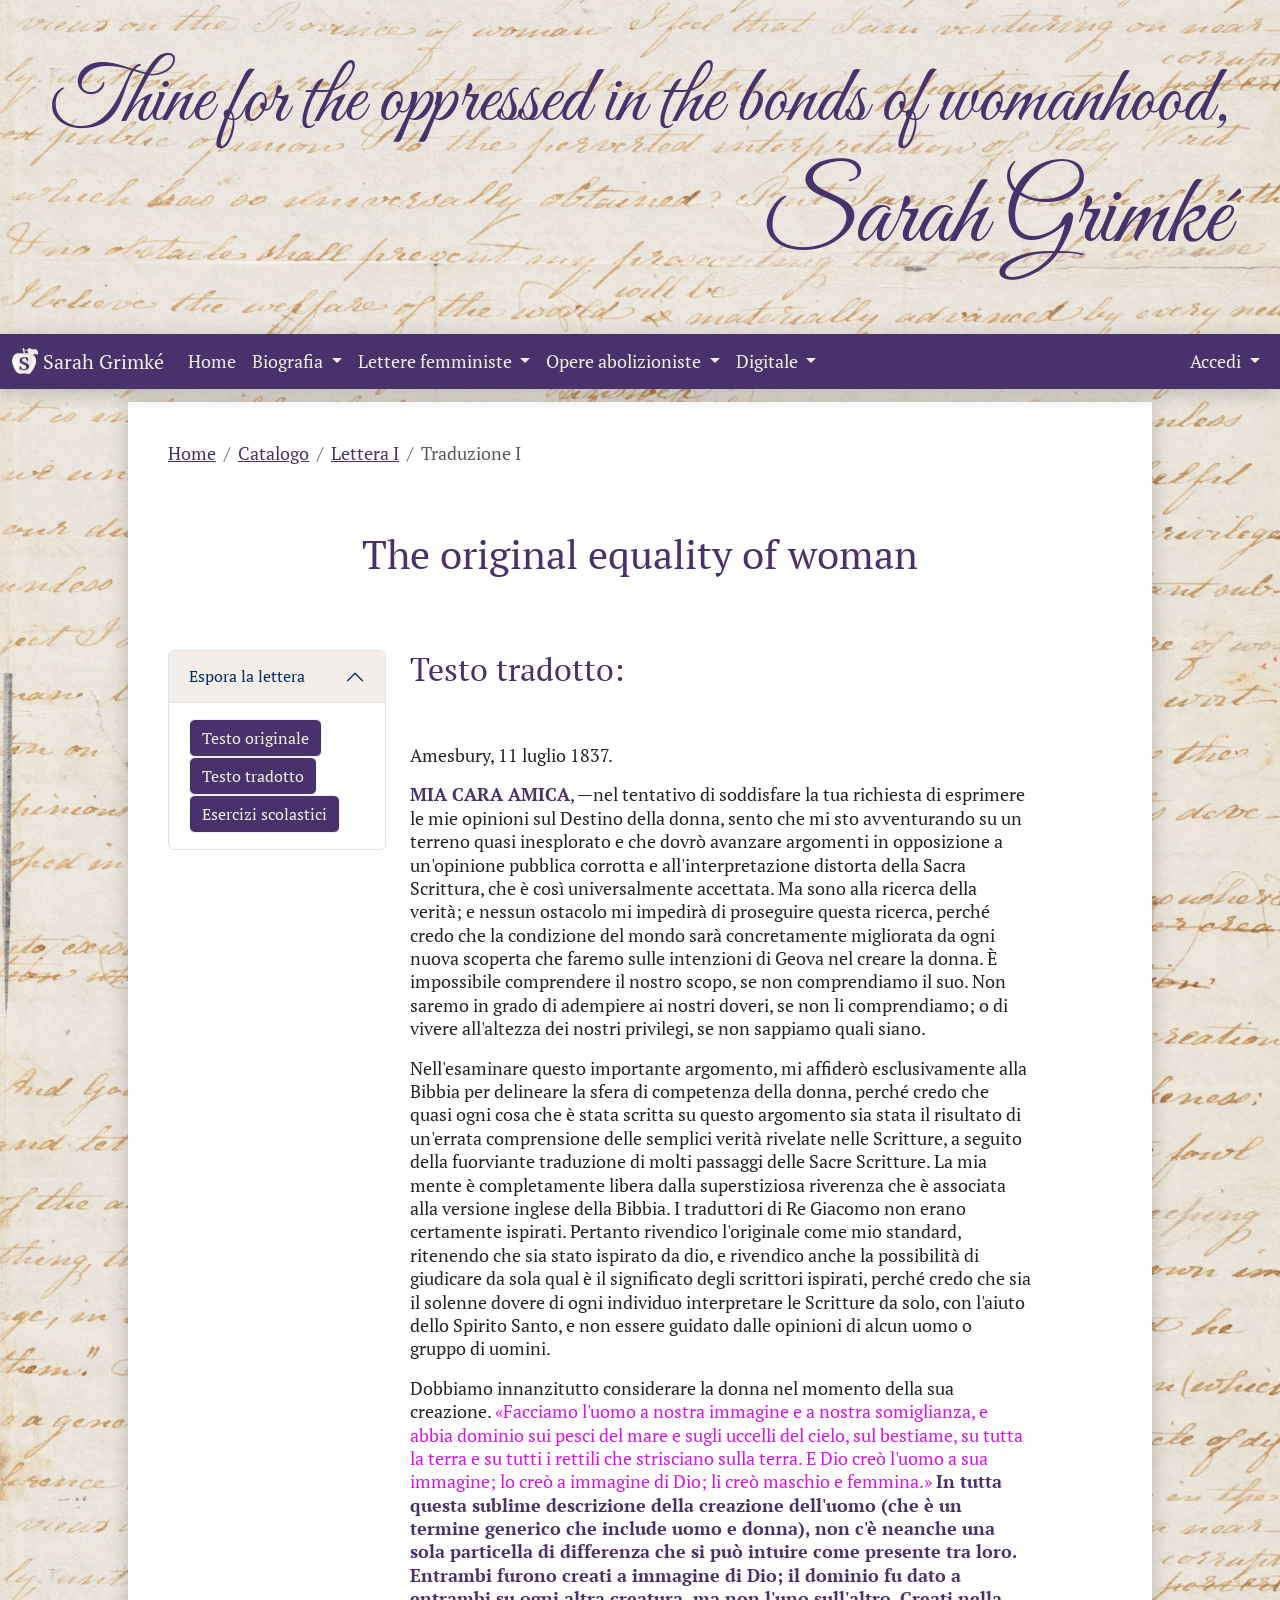
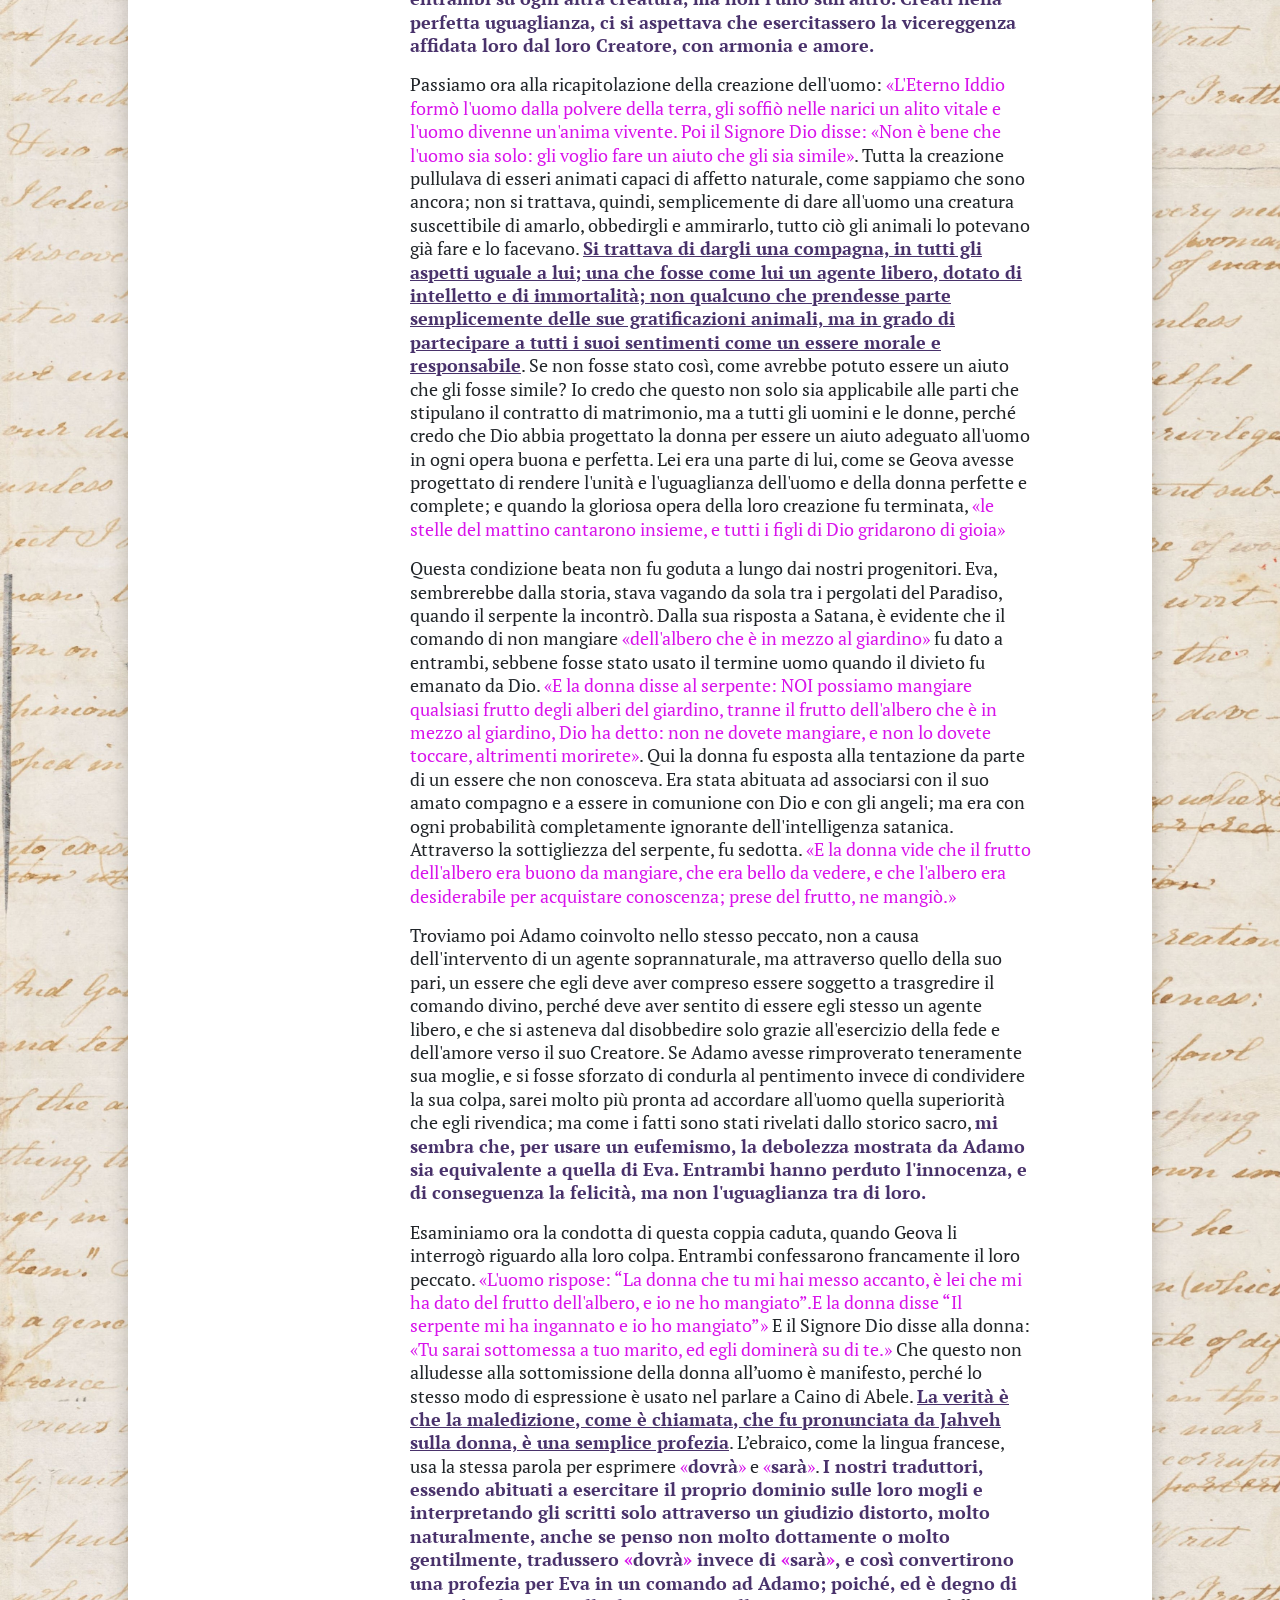
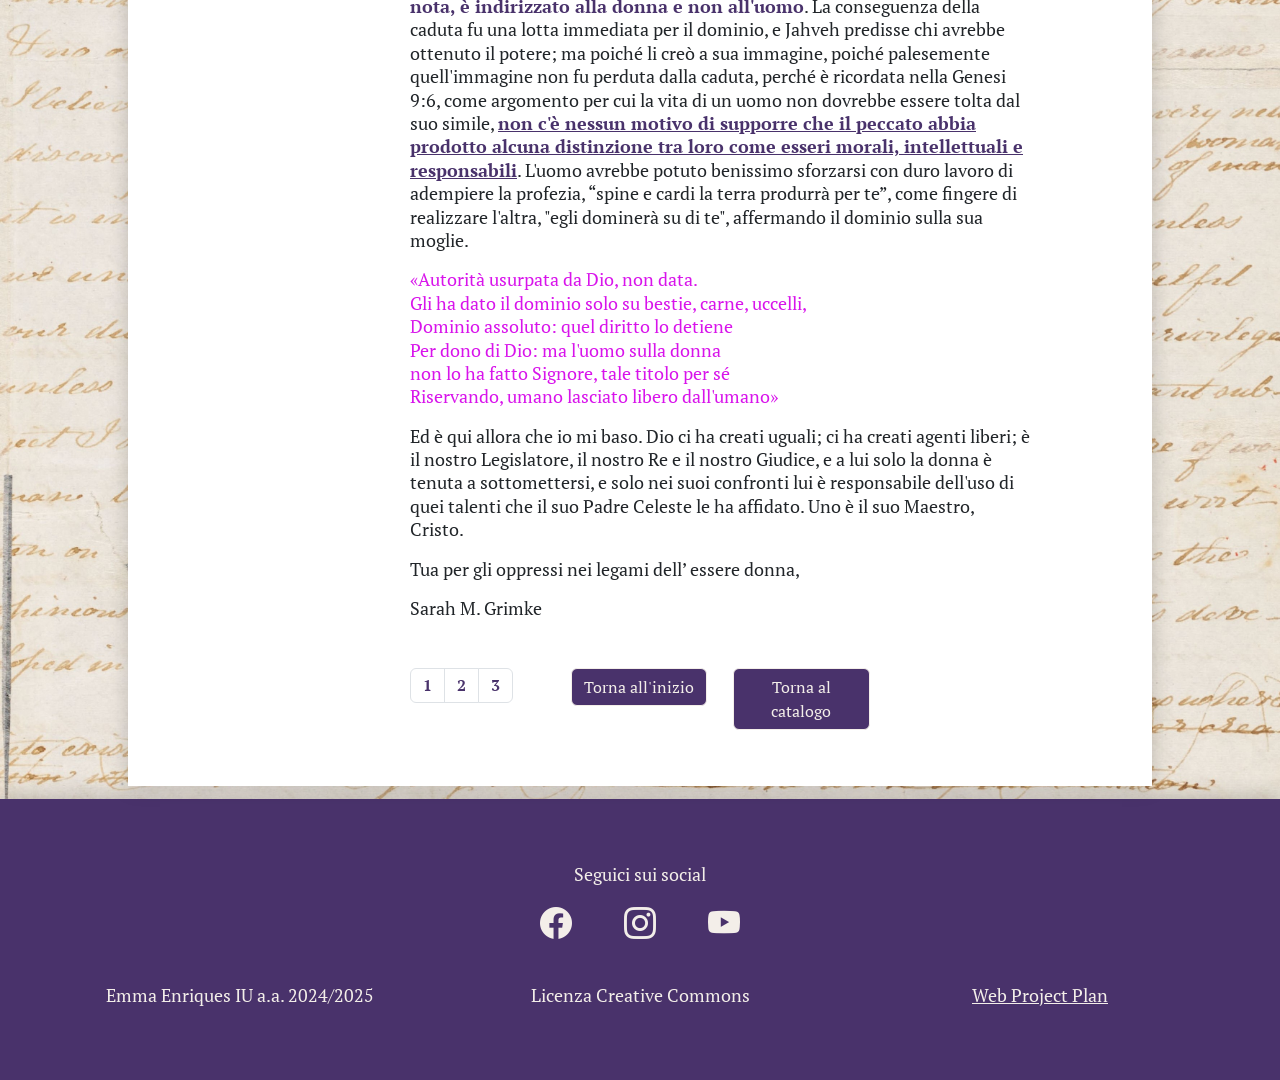
<file: lettera_1_1.html>
<!doctype html>
<html lang="it">
  <head>
    <meta charset="utf-8">
    <meta name="viewport" content="width=device-width, initial-scale=1">
    
    <!-- Font -->
    <link rel="preconnect" href="https://fonts.googleapis.com">
    <link rel="preconnect" href="https://fonts.gstatic.com" crossorigin>
    <link href="https://fonts.googleapis.com/css2?family=Great+Vibes&family=PT+Serif:ital,wght@0,400;0,700;1,400;1,700&display=swap" rel="stylesheet">
    <!-- Bootstrap css -->
    <link rel="stylesheet" href="bootstrap/css/bootstrap.min.css"/>
    
    <!-- CSS Custom -->
    <link rel="stylesheet" type="text/css" href="css/edit_custom.css"/>
    
    <!-- CSS icons Bootstrap -->
    <link rel="stylesheet" href="https://cdn.jsdelivr.net/npm/bootstrap-icons@1.11.3/font/bootstrap-icons.min.css">

    <!-- Bootstrap JavaScript -->
    <script src="bootstrap/js/bootstrap.bundle.min.js"></script>



    <!-- favicon -->
    <link rel="apple-touch-icon" sizes="180x180" href="favicon2/apple-touch-icon.png">
    <link rel="icon" type="image/png" sizes="32x32" href="favicon2/favicon-32x32.png">
    <link rel="icon" type="image/png" sizes="16x16" href="favicon2/favicon-16x16.png">
    <link rel="manifest" href="favicon2/site.webmanifest">



    <!-- Descrizione DublinCore -->
    <META name="DC.Title" content="Progetto Sarah Grimké"/>
    <META name="DC.Creator" content="Emma Enriques"/>
    <META name="DC.Subject" content="Sarah Grimké, biografia e opere"/>
    <META name="DC.Description" content="Un catalogo delle Lettere sull’uguaglianza dei sessi, con pagine di approfodimento relatice all'autrice ed al altre sue opere"/>
    <META name="DC.Publisher" content="Github Pages"/>
    <META name="DC.Date" content="07/03/2025"/>
    <META name="DC.Type" content="Catalogo web"/>
    <META name="DC.Format" content="Sito web"/>
    <META name="DC.Language" content="It"/>
    
    <!-- Sezione del Titolo -->
    <title>Esercizi Lettera I</title>
    
  </head>
  <body>
      <!-- Testata del sito-->
    <header>
     <h2 class="text-end custom-h2">Thine for the oppressed in the bonds of womanhood,</h2>
     <h1 class="text-end custom-h1">Sarah Grimké</h1>
    </header>
      
  

    <!-- Navigazione Principale -->
    <nav class="navbar navbar-expand-lg bg-primary sticky-top custom-navbar"> <!--per colore navbar-->
      <div class="container-fluid">
        <a class="navbar-brand" href="index.html">
          <img src="jpg/Soggetto.png" alt="Logo" width="26" height="26" class="d-inline-block align-text-top">
          Sarah Grimké
        </a>
        <button class="navbar-toggler" type="button" data-bs-toggle="collapse" data-bs-target="#navbarSupportedContent" aria-controls="navbarSupportedContent" aria-expanded="false" aria-label="Toggle navigation">
          <span class="navbar-toggler-icon"></span>
        </button>
        <div class="collapse navbar-collapse" id="navbarSupportedContent">
          <ul class="navbar-nav me-auto mb-2 mb-lg-0">
            <li class="nav-item">
              <a class="nav-link" aria-current="page" href="index.html">Home</a>
            </li>
             
            <li class="nav-item dropdown custom-dropdown"> <!--per colore dropdown-->
              <a class="nav-link dropdown-toggle" href="#" role="button" data-bs-toggle="dropdown" aria-expanded="false">
                Biografia
              </a>
              <ul class="dropdown-menu">
                <li><a class="dropdown-item" href="biografia.html">Mappa</a></li>
                <li><hr class="dropdown-divider"></li>
                <li><a class="dropdown-item" href="#">Infanzia nella piantagione</a></li>
                <li><hr class="dropdown-divider"></li>
                <li><a class="dropdown-item" href="biografia.html">Chiesa quacchera</a></li>
                <li><hr class="dropdown-divider"></li>
                <li><a class="dropdown-item" href="#">Attivismo politico</a></li>
                <li><hr class="dropdown-divider"></li>
                <li><a class="dropdown-item" href="#">Vecchiaia</a></li>
              </ul>
            </li>

            <li class="nav-item dropdown custom-dropdown"> <!--per colore dropdown-->
              <a class="nav-link dropdown-toggle" href="#" role="button" data-bs-toggle="dropdown" aria-expanded="false">
                Lettere femministe
              </a>
              <ul class="dropdown-menu">
                <li><a class="dropdown-item" href="introduzione_lettere.html">Introduzione all'opera</a></li>
                <li><hr class="dropdown-divider"></li>
                <li><a class="dropdown-item" href="catalogo.html">Catalogo</a></li>
                <li><hr class="dropdown-divider"></li>
                <li><a class="dropdown-item" href="temi.html">Temi</a></li>
              </ul>
            </li>

            <li class="nav-item dropdown custom-dropdown"> <!--per colore dropdown-->
              <a class="nav-link dropdown-toggle" href="#" role="button" data-bs-toggle="dropdown" aria-expanded="false">
                Opere abolizioniste
              </a>
              <ul class="dropdown-menu">
                <li><a class="dropdown-item" href="clergy.html">Clergy of the Southern States</a></li>
                <li><hr class="dropdown-divider"></li>
                <li><a class="dropdown-item" href="slavery.html">American Slavery as It Is</a></li>
              </ul>
            </li>


            <li class="nav-item dropdown custom-dropdown"> <!--per colore dropdown-->
            <a class="nav-link dropdown-toggle" href="#" role="button" data-bs-toggle="dropdown" aria-expanded="false">
              Digitale
            </a>
            <ul class="dropdown-menu">
              <li><a class="dropdown-item" href="#">Video</a></li>
              <li><hr class="dropdown-divider"></li>
              <li><a class="dropdown-item" href="#">Audio</a></li>
              <li><hr class="dropdown-divider"></li>
              <li><a class="dropdown-item" href="#">Link ad articoli universitari</a></li>
              <li><hr class="dropdown-divider"></li>
              <li><a class="dropdown-item" href="#">Pdf libri di approfondimento</a></li>
            </ul>
            </li>
          </ul>
          <!-- per spostare accedi a destra-->
          <ul class="navbar-nav ms-auto mb-2 mb-lg-0">
            <li class="nav-item dropdown custom-dropdown"> <!--per colore dropdown-->
              <a class="nav-link dropdown-toggle" href="#" role="button" data-bs-toggle="dropdown" aria-expanded="false">
                Accedi
              </a>
              <ul class="dropdown-menu">
                <li><a class="dropdown-item" href="#">Studente</a></li>
                <li><hr class="dropdown-divider"></li>
                <li><a class="dropdown-item" href="#">Insegnante</a></li>
              </ul>
            </li>
          </ul>  
        </li> 
        </div>
      </div>
    </nav>
    
    <main>  
      <!-- per creare la sezione centrale e centrarla nella pagina -->
      <div class="centrare">
        <div class="contenitore">

          <!-- Breadcrumbs -->
          <nav aria-label="breadcrumb">
            <ol class="breadcrumb">
              <li class="breadcrumb-item"><a href="index.html" class="link-main">Home</a></li>
              <li class="breadcrumb-item"><a href="catalogo.html" class="link-main">Catalogo</a></li>
              <li class="breadcrumb-item"><a href="lettera_1.html" class="link-main">Lettera I</a></li>
              <li class="breadcrumb-item active" aria-current="page">Traduzione I</li>
            </ol>
          </nav>


          <h1 class="text-center py-5">The original equality of woman</h1>

          <!--Testo tradotto-->
          <div class="row">
            <div class="col-md-3 py-3">
              <!--menù a tendina per spostarsi nella lettera-->
              <div class="accordion" id="accordionExample">
                <div class="accordion-item">
                  <h2 class="accordion-header">
                    <button class="accordion-button" type="button" data-bs-toggle="collapse" data-bs-target="#collapse2" aria-expanded="true" aria-controls="collapse2">
                      Espora la lettera
                    </button>
                  </h2>
                  <div id="collapse2" class="accordion-collapse collapse show" data-bs-parent="#accordionExample">
                    <div class="accordion-body">
                      <a href="lettera_1.html" class="btn btn-primary">Testo originale</a>
                      <a href="#traduzione" class="btn btn-primary">Testo tradotto</a>
                      <a href="lettera_1_2.html" class="btn btn-primary">Esercizi scolastici</a>
                    </div>
                  </div>
                </div>
              </div>
            </div>
            <div class="col-md-8 py-3">  
              <h2 id="traduzione">Testo tradotto:</h2>
              <p class="pt-5">Amesbury, 11 luglio 1837.</p>
              <p><strong>MIA CARA AMICA</strong>, —nel tentativo di soddisfare la tua richiesta di esprimere le mie opinioni sul Destino della donna, sento che mi sto avventurando su un terreno quasi inesplorato e che dovrò avanzare argomenti in opposizione a un'opinione pubblica corrotta e all'interpretazione distorta della Sacra Scrittura, che è così universalmente accettata. Ma sono alla ricerca della verità; e nessun ostacolo mi impedirà di proseguire questa ricerca, perché credo che la condizione del mondo sarà concretamente migliorata da ogni nuova scoperta che faremo sulle intenzioni di Geova nel creare la donna. È impossibile comprendere il nostro scopo, se non comprendiamo il suo. Non saremo in grado di adempiere ai nostri doveri, se non li comprendiamo; o di vivere all'altezza dei nostri privilegi, se non sappiamo quali siano.</p>
              <p>Nell'esaminare questo importante argomento, mi affiderò esclusivamente alla Bibbia per delineare la sfera di competenza della donna, perché credo che quasi ogni cosa che è stata scritta su questo argomento sia stata il risultato di un'errata comprensione delle semplici verità rivelate nelle Scritture, a seguito della fuorviante traduzione di molti passaggi delle Sacre Scritture. La mia mente è completamente libera dalla superstiziosa riverenza che è associata alla versione inglese della Bibbia. I traduttori di Re Giacomo non erano certamente ispirati. Pertanto rivendico l'originale come mio standard, ritenendo che sia stato ispirato da dio, e rivendico anche la possibilità di giudicare da sola qual è il significato degli scrittori ispirati, perché credo che sia il solenne dovere di ogni individuo interpretare le Scritture da solo, con l'aiuto dello Spirito Santo, e non essere guidato dalle opinioni di alcun uomo o gruppo di uomini.</p>
              <p>Dobbiamo innanzitutto considerare la donna nel momento della sua creazione. <q>Facciamo l'uomo a nostra immagine e a nostra somiglianza, e abbia dominio sui pesci del mare e sugli uccelli del cielo, sul bestiame, su tutta la terra e su tutti i rettili che strisciano sulla terra. E Dio creò l'uomo a sua immagine; lo creò a immagine di Dio; li creò maschio e femmina.</q> <strong>In tutta questa sublime descrizione della creazione dell'uomo (che è un termine generico che include uomo e donna), non c'è neanche una sola particella di differenza che si può intuire come presente tra loro. Entrambi furono creati a immagine di Dio; il dominio fu dato a entrambi su ogni altra creatura, ma non l'uno sull'altro. Creati nella perfetta uguaglianza, ci si aspettava che esercitassero la vicereggenza affidata loro dal loro Creatore, con armonia e amore.</strong></p>
              <p>Passiamo ora alla ricapitolazione della creazione dell'uomo: <q>L'Eterno Iddio formò l'uomo dalla polvere della terra, gli soffiò nelle narici un alito vitale e l'uomo divenne un'anima vivente. Poi il Signore Dio disse: «Non è bene che l'uomo sia solo: gli voglio fare un aiuto che gli sia simile</q>. Tutta la creazione pullulava di esseri animati capaci di affetto naturale, come sappiamo che sono ancora; non si trattava, quindi, semplicemente di dare all'uomo una creatura suscettibile di amarlo, obbedirgli e ammirarlo, tutto ciò gli animali lo potevano già fare e lo facevano. <a id="trad4" href="lettera_1_2.html#domanda4" class="link-main" title="traduzione citazione per domanda 4"><b>Si trattava di dargli una compagna, in tutti gli aspetti uguale a lui; una che fosse come lui un agente libero, dotato di intelletto e di immortalità; non qualcuno che prendesse parte semplicemente delle sue gratificazioni animali, ma in grado di partecipare a tutti i suoi sentimenti come un essere morale e responsabile</b></a>. Se non fosse stato così, come avrebbe potuto essere un aiuto che gli fosse simile? Io credo che questo non solo sia applicabile alle parti che stipulano il contratto di matrimonio, ma a tutti gli uomini e le donne, perché credo che Dio abbia progettato la donna per essere un aiuto adeguato all'uomo in ogni opera buona e perfetta. Lei era una parte di lui, come se Geova avesse progettato di rendere l'unità e l'uguaglianza dell'uomo e della donna perfette e complete; e quando la gloriosa opera della loro creazione fu terminata, <q>le stelle del mattino cantarono insieme, e tutti i figli di Dio gridarono di gioia</q></p>
              <p>Questa condizione beata non fu goduta a lungo dai nostri progenitori. Eva, sembrerebbe dalla storia, stava vagando da sola tra i pergolati del Paradiso, quando il serpente la incontrò. Dalla sua risposta a Satana, è evidente che il comando di non mangiare <q>dell'albero che è in mezzo al giardino</q> fu dato a entrambi, sebbene fosse stato usato il termine uomo quando il divieto fu emanato da Dio. <q>E la donna disse al serpente: NOI possiamo mangiare qualsiasi frutto degli alberi del giardino, tranne il frutto dell'albero che è in mezzo al giardino, Dio ha detto: non ne dovete mangiare, e non lo dovete toccare, altrimenti morirete</q>. Qui la donna fu esposta alla tentazione da parte di un essere che non conosceva. Era stata abituata ad associarsi con il suo amato compagno e a essere in comunione con Dio e con gli angeli; ma era con ogni probabilità completamente ignorante dell'intelligenza satanica. Attraverso la sottigliezza del serpente, fu sedotta. <q>E la donna vide che il frutto dell'albero era buono da mangiare, che era bello da vedere, e che l'albero era desiderabile per acquistare conoscenza; prese del frutto, ne mangiò.</q></p>
              <p>Troviamo poi Adamo coinvolto nello stesso peccato, non a causa dell'intervento di un agente soprannaturale, ma attraverso quello della suo pari, un essere che egli deve aver compreso essere soggetto a trasgredire il comando divino, perché deve aver sentito di essere egli stesso un agente libero, e che si asteneva dal disobbedire solo grazie all'esercizio della fede e dell'amore verso il suo Creatore. Se Adamo avesse rimproverato teneramente sua moglie, e si fosse sforzato di condurla al pentimento invece di condividere la sua colpa, sarei molto più pronta ad accordare all'uomo quella superiorità che egli rivendica; ma come i fatti sono stati rivelati dallo storico sacro, <strong>mi sembra che, per usare un eufemismo, la debolezza mostrata da Adamo sia equivalente a quella di Eva. Entrambi hanno perduto l'innocenza, e di conseguenza la felicità, ma non l'uguaglianza tra di loro.</strong></p>
              <p>Esaminiamo ora la condotta di questa coppia caduta, quando Geova li interrogò riguardo alla loro colpa. Entrambi confessarono francamente il loro peccato. <q>L'uomo rispose: <q>La donna che tu mi hai messo accanto, è lei che mi ha dato del frutto dell'albero, e io ne ho mangiato</q>.E la donna disse <q>Il serpente mi ha ingannato e io ho mangiato</q></q> E il Signore Dio disse alla donna: <q>Tu sarai sottomessa a tuo marito, ed egli dominerà su di te.</q> Che questo non alludesse alla sottomissione della donna all’uomo è manifesto, perché lo stesso modo di espressione è usato nel parlare a Caino di Abele. <a id="trad9" href="lettera_1_2.html#domanda9" class="link-main" title="Traduzione della citazione per domanda 8"><b>La verità è che la maledizione, come è chiamata, che fu pronunciata da Jahveh sulla donna, è una semplice profezia</b></a>. L’ebraico, come la lingua francese, usa la stessa parola per esprimere <q><strong>dovrà</strong></q> e <q><strong>sarà</strong></q>. <strong>I nostri traduttori, essendo abituati a esercitare il proprio dominio sulle loro mogli e interpretando gli scritti solo attraverso un giudizio distorto, molto naturalmente, anche se penso non molto dottamente o molto gentilmente, tradussero <q><strong>dovrà</strong></q> invece di <q><strong>sarà</strong></q>, e così convertirono una profezia per Eva in un comando ad Adamo; poiché, ed è degno di nota, è indirizzato alla donna e non all'uomo</strong>.
              La conseguenza della caduta fu una lotta immediata per il dominio, e Jahveh predisse chi avrebbe ottenuto il potere; ma poiché li creò a sua immagine, poiché palesemente quell'immagine non fu perduta dalla caduta, perché è ricordata nella Genesi 9:6, come argomento per cui la vita di un uomo non dovrebbe essere tolta dal suo simile, <a id="trad10" href="lettera_1_2.html#domanda10" class="link-main" title="traduzione citazione per domanda 10"><b>non c'è nessun motivo di supporre che il peccato abbia prodotto alcuna distinzione tra loro come esseri morali, intellettuali e responsabili</b></a>. L'uomo avrebbe potuto benissimo sforzarsi con duro lavoro di adempiere la profezia, “spine e cardi la terra produrrà per te”, come fingere di realizzare l'altra, "egli dominerà su di te", affermando il dominio sulla sua moglie.
              </p>
              <p><q>Autorità usurpata da Dio, non data.<br> 
              Gli ha dato il dominio solo su bestie, carne, uccelli,<br> 
              Dominio assoluto: quel diritto lo detiene <br>
              Per dono di Dio: ma l'uomo sulla donna <br>
              non lo ha fatto Signore, tale titolo per sé <br>
              Riservando, umano lasciato libero dall'umano</q>
              </p>
              <p>Ed è qui  allora che io mi baso. Dio ci ha creati uguali; ci ha creati agenti liberi; è il nostro Legislatore, il nostro Re e il nostro Giudice, e a lui solo la donna è tenuta a sottomettersi, e solo nei suoi confronti lui è responsabile dell'uso di quei talenti che il suo Padre Celeste le ha affidato. Uno è il suo Maestro, Cristo.</p> 
              <p>Tua per gli oppressi nei legami dell’ essere donna,</p> 
              <p>Sarah M. Grimke</p>

            </div>
          </div>


          <!--bottoni finali-->
          <div class="row">
            <div class="col-md-3"></div>
            <div class="col-md-2 py-3">  
              <!-- Navigazione pagine del catalogo -->    
              <nav aria-label="Page navigation example">
                <ul class="pagination">
                  <li class="page-item"><a class="page-link link-main" href="lettera_1.html">1</a></li>
                  <li class="page-item"><a class="page-link link-main" href="#">2</a></li>
                  <li class="page-item"><a class="page-link link-main" href="lettera_1_2.html">3</a></li>
                </ul>
              </nav>
            </div>
            <div class="col-md-2 py-3">  
              <a href="#traduzione" class="btn btn-primary">Torna all'inizio</a>
            </div>
            <div class="col-md-2 py-3">  
              <a href="catalogo.html" class="btn btn-primary">Torna al catalogo</a>
            </div>
          </div>

          


        </div>
      </div>

          

     
    </main>
    <footer>
      <!--social-->
      <section class="container-fluid">
        <div class="text-center py-4">
            <p>Seguici sui social</p>
            <a href="#" class="link-footer" title="Vai alla pagina facebook"><i class="bi bi-facebook"></i></a>
            <a href="#" class="link-footer" title="Vai alla pagina istagram"><i class="bi bi-instagram"></i></a>
            <a href="#" class="link-footer" title="Vai al canale youtube"><i class="bi bi-youtube"></i></a>
        </div>
        <!-- informazioni documento -->
        <div class="row">
          <div class="col-md-4 py-3">
              <p class="text-center">Emma Enriques IU a.a. 2024&#47;2025</p>
          </div>
          <div class="col-md-4 py-3">
              <p class="text-center">Licenza Creative Commons</p>
          </div>
          <div class="col-md-4 py-3">
              <p class="text-center"><a href="project.html" class="link-footer" title="Vai al web project plan">Web Project Plan</a><p>
          </div>      
        </div>
      </section>
    </footer>
  </body>
</html>
</file>
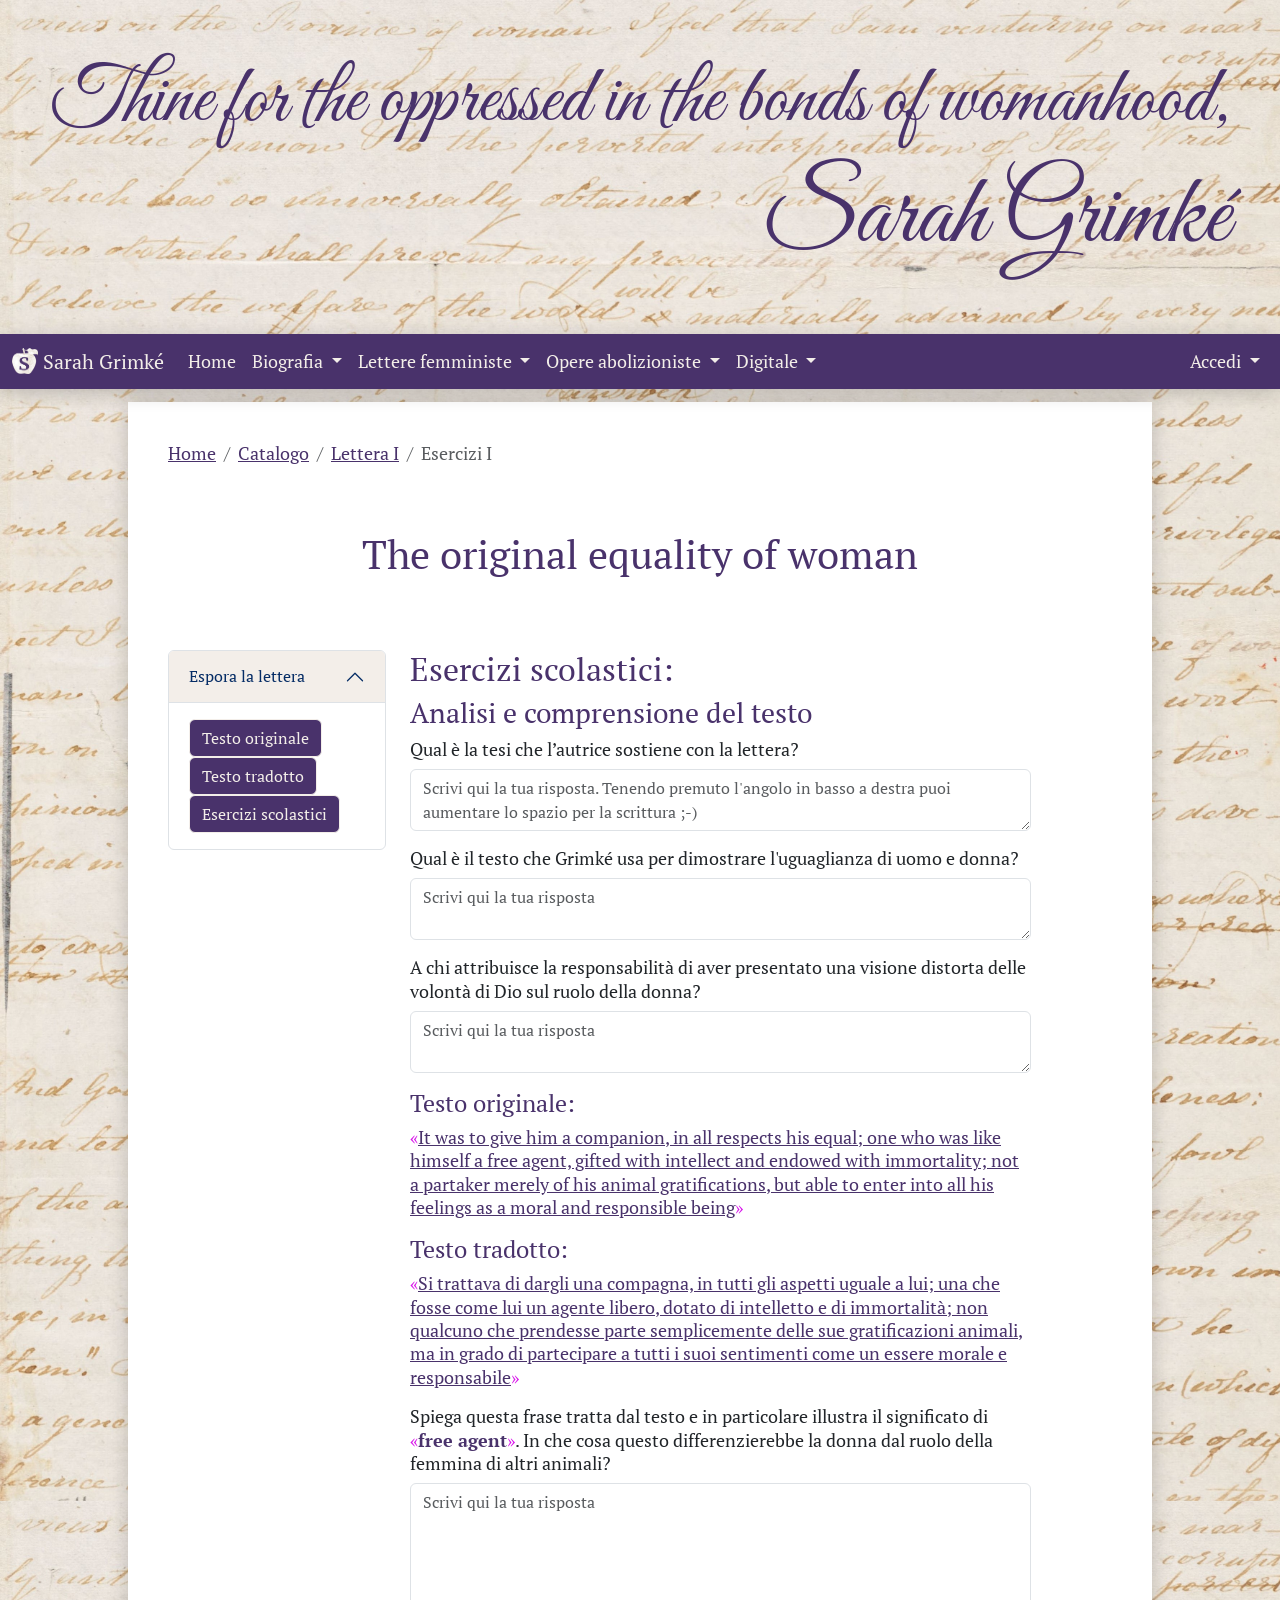
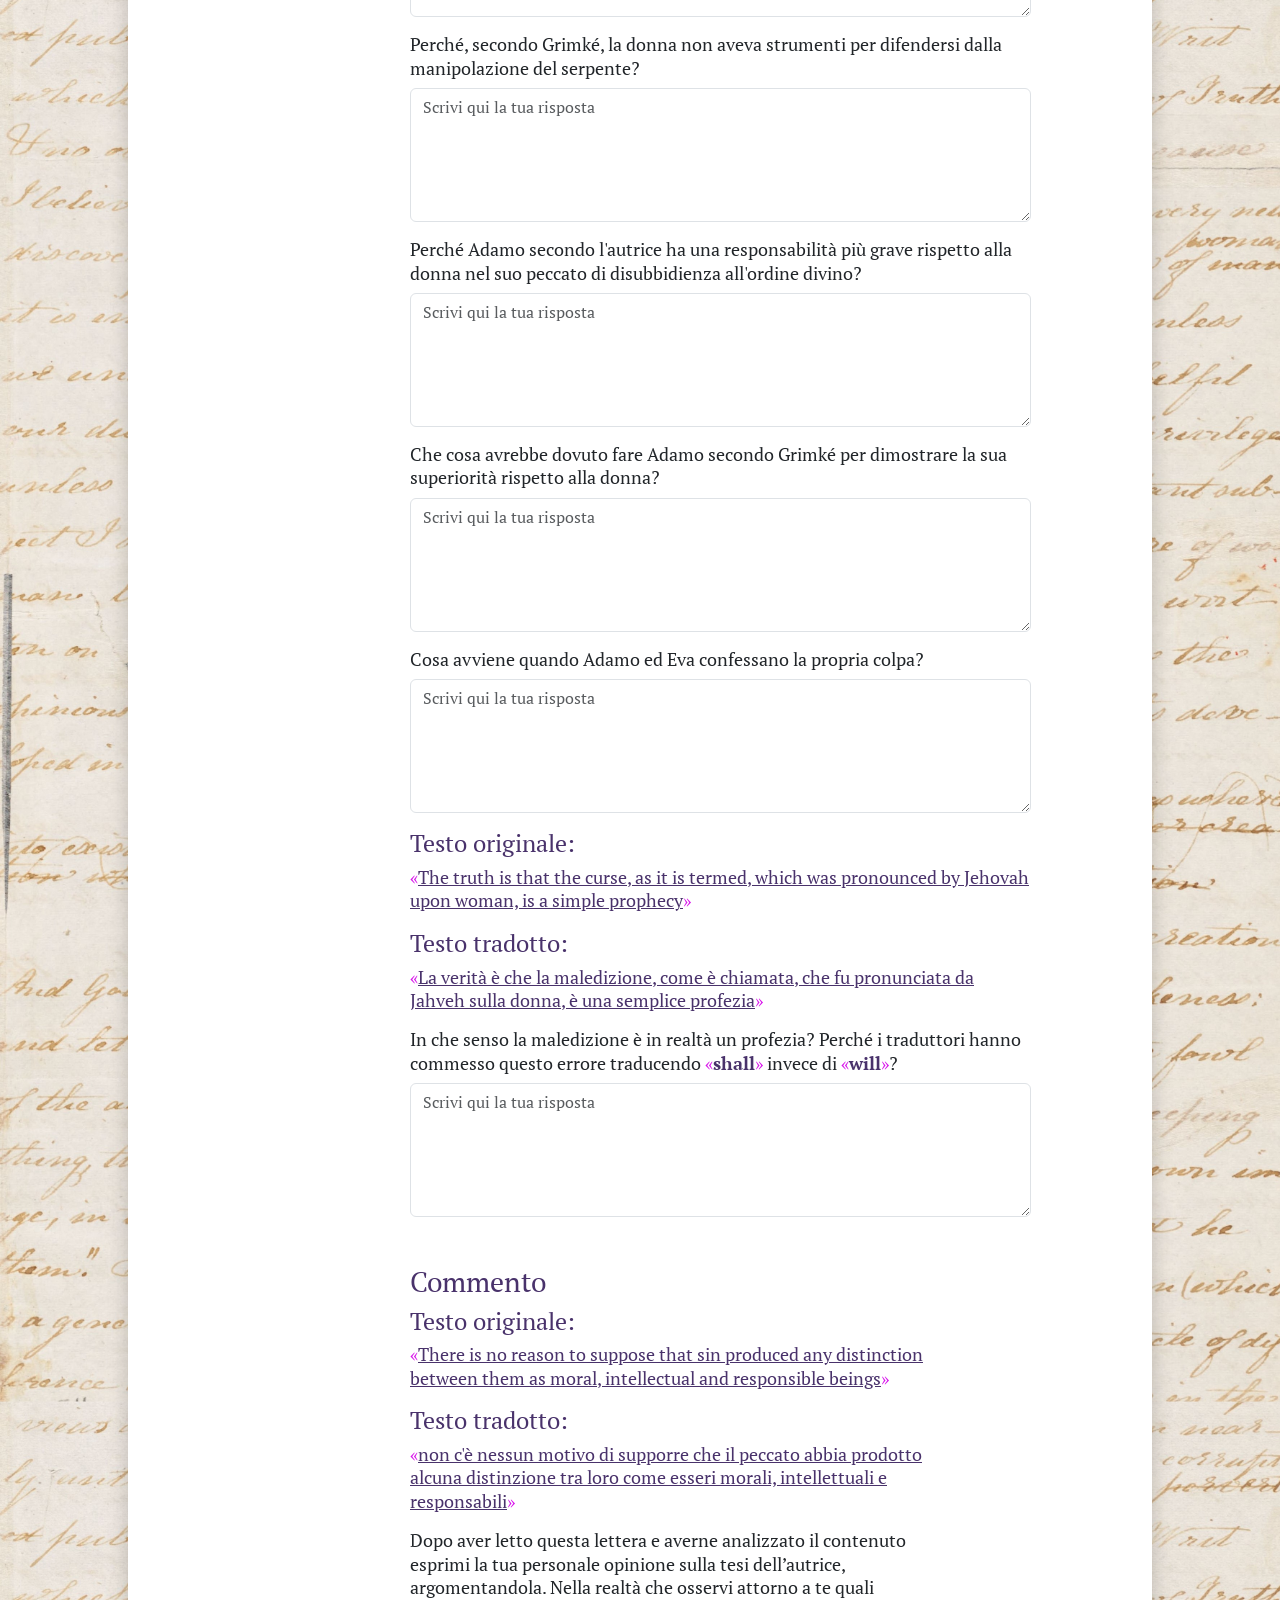
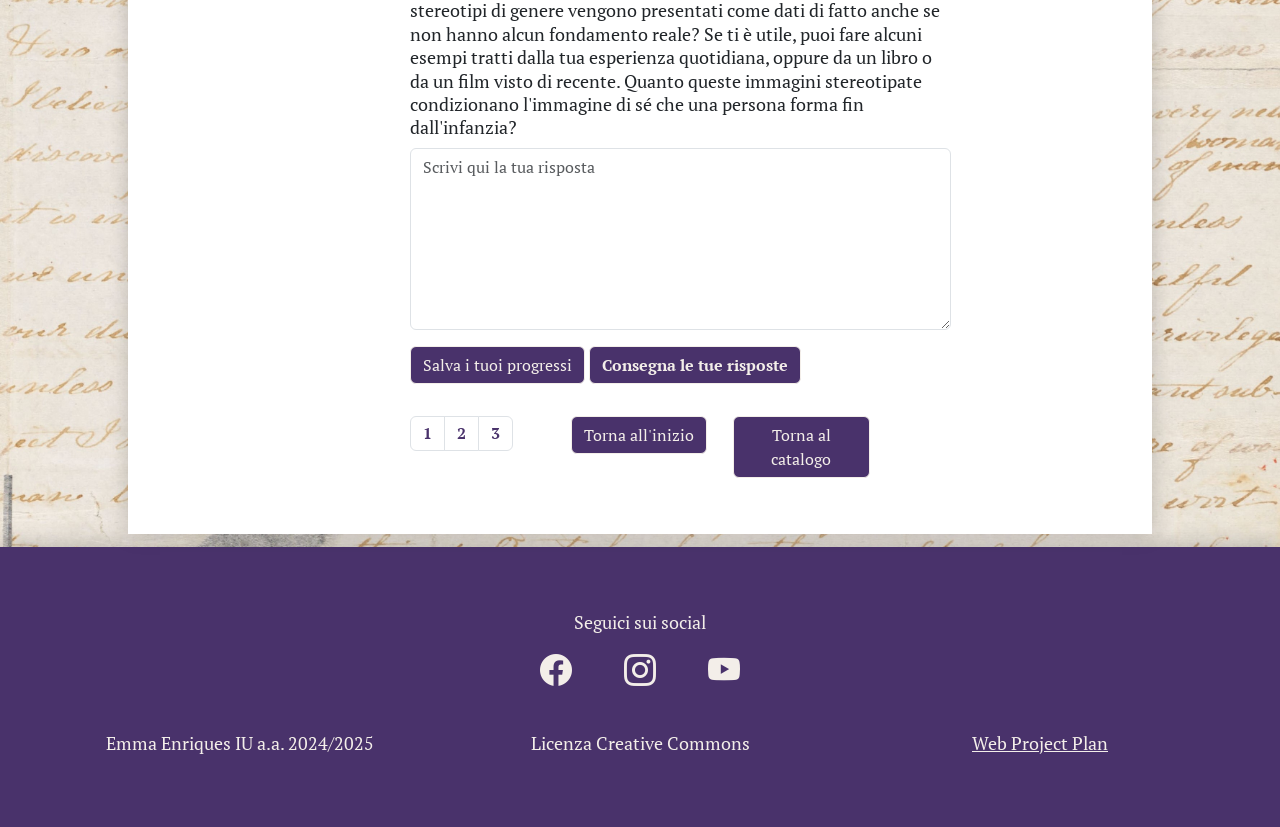
<file: lettera_1_2.html>
<!doctype html>
<html lang="it">
  <head>
    <meta charset="utf-8">
    <meta name="viewport" content="width=device-width, initial-scale=1">
    
    <!-- Font -->
    <link rel="preconnect" href="https://fonts.googleapis.com">
    <link rel="preconnect" href="https://fonts.gstatic.com" crossorigin>
    <link href="https://fonts.googleapis.com/css2?family=Great+Vibes&family=PT+Serif:ital,wght@0,400;0,700;1,400;1,700&display=swap" rel="stylesheet">
    <!-- Bootstrap css -->
    <link rel="stylesheet" href="bootstrap/css/bootstrap.min.css"/>
    
    <!-- CSS Custom -->
    <link rel="stylesheet" type="text/css" href="css/edit_custom.css"/>
    
    <!-- CSS icons Bootstrap -->
    <link rel="stylesheet" href="https://cdn.jsdelivr.net/npm/bootstrap-icons@1.11.3/font/bootstrap-icons.min.css">

    <!-- Bootstrap JavaScript -->
    <script src="bootstrap/js/bootstrap.bundle.min.js"></script>



    <!-- favicon -->
    <link rel="apple-touch-icon" sizes="180x180" href="favicon2/apple-touch-icon.png">
    <link rel="icon" type="image/png" sizes="32x32" href="favicon2/favicon-32x32.png">
    <link rel="icon" type="image/png" sizes="16x16" href="favicon2/favicon-16x16.png">
    <link rel="manifest" href="favicon2/site.webmanifest">



    <!-- Descrizione DublinCore -->
    <META name="DC.Title" content="Progetto Sarah Grimké"/>
    <META name="DC.Creator" content="Emma Enriques"/>
    <META name="DC.Subject" content="Sarah Grimké, biografia e opere"/>
    <META name="DC.Description" content="Un catalogo delle Lettere sull’uguaglianza dei sessi, con pagine di approfodimento relatice all'autrice ed al altre sue opere"/>
    <META name="DC.Publisher" content="Github Pages"/>
    <META name="DC.Date" content="07/03/2025"/>
    <META name="DC.Type" content="Catalogo web"/>
    <META name="DC.Format" content="Sito web"/>
    <META name="DC.Language" content="It"/>
    
    <!-- Sezione del Titolo -->
    <title>Esercizi Lettera I</title>
    
  </head>
  <body>
      <!-- Testata del sito-->
    <header>
     <h2 class="text-end custom-h2">Thine for the oppressed in the bonds of womanhood,</h2>
     <h1 class="text-end custom-h1">Sarah Grimké</h1>
    </header>
      
  

    <!-- Navigazione Principale -->
    <nav class="navbar navbar-expand-lg bg-primary sticky-top custom-navbar"> <!--per colore navbar-->
      <div class="container-fluid">
        <a class="navbar-brand" href="index.html">
          <img src="jpg/Soggetto.png" alt="Logo" width="26" height="26" class="d-inline-block align-text-top">
          Sarah Grimké
        </a>
        <button class="navbar-toggler" type="button" data-bs-toggle="collapse" data-bs-target="#navbarSupportedContent" aria-controls="navbarSupportedContent" aria-expanded="false" aria-label="Toggle navigation">
          <span class="navbar-toggler-icon"></span>
        </button>
        <div class="collapse navbar-collapse" id="navbarSupportedContent">
          <ul class="navbar-nav me-auto mb-2 mb-lg-0">
            <li class="nav-item">
              <a class="nav-link" aria-current="page" href="index.html">Home</a>
            </li>
             
            <li class="nav-item dropdown custom-dropdown"> <!--per colore dropdown-->
              <a class="nav-link dropdown-toggle" href="#" role="button" data-bs-toggle="dropdown" aria-expanded="false">
                Biografia
              </a>
              <ul class="dropdown-menu">
                <li><a class="dropdown-item" href="biografia.html">Mappa</a></li>
                <li><hr class="dropdown-divider"></li>
                <li><a class="dropdown-item" href="#">Infanzia nella piantagione</a></li>
                <li><hr class="dropdown-divider"></li>
                <li><a class="dropdown-item" href="biografia.html">Chiesa quacchera</a></li>
                <li><hr class="dropdown-divider"></li>
                <li><a class="dropdown-item" href="#">Attivismo politico</a></li>
                <li><hr class="dropdown-divider"></li>
                <li><a class="dropdown-item" href="#">Vecchiaia</a></li>
              </ul>
            </li>

            <li class="nav-item dropdown custom-dropdown"> <!--per colore dropdown-->
              <a class="nav-link dropdown-toggle" href="#" role="button" data-bs-toggle="dropdown" aria-expanded="false">
                Lettere femministe
              </a>
              <ul class="dropdown-menu">
                <li><a class="dropdown-item" href="introduzione_lettere.html">Introduzione all'opera</a></li>
                <li><hr class="dropdown-divider"></li>
                <li><a class="dropdown-item" href="catalogo.html">Catalogo</a></li>
                <li><hr class="dropdown-divider"></li>
                <li><a class="dropdown-item" href="temi.html">Temi</a></li>
              </ul>
            </li>

            <li class="nav-item dropdown custom-dropdown"> <!--per colore dropdown-->
              <a class="nav-link dropdown-toggle" href="#" role="button" data-bs-toggle="dropdown" aria-expanded="false">
                Opere abolizioniste
              </a>
              <ul class="dropdown-menu">
                <li><a class="dropdown-item" href="clergy.html">Clergy of the Southern States</a></li>
                <li><hr class="dropdown-divider"></li>
                <li><a class="dropdown-item" href="slavery.html">American Slavery as It Is</a></li>
              </ul>
            </li>


            <li class="nav-item dropdown custom-dropdown"> <!--per colore dropdown-->
            <a class="nav-link dropdown-toggle" href="#" role="button" data-bs-toggle="dropdown" aria-expanded="false">
              Digitale
            </a>
            <ul class="dropdown-menu">
              <li><a class="dropdown-item" href="#">Video</a></li>
              <li><hr class="dropdown-divider"></li>
              <li><a class="dropdown-item" href="#">Audio</a></li>
              <li><hr class="dropdown-divider"></li>
              <li><a class="dropdown-item" href="#">Link ad articoli universitari</a></li>
              <li><hr class="dropdown-divider"></li>
              <li><a class="dropdown-item" href="#">Pdf libri di approfondimento</a></li>
            </ul>
            </li>
          </ul>
          <!-- per spostare accedi a destra-->
          <ul class="navbar-nav ms-auto mb-2 mb-lg-0">
            <li class="nav-item dropdown custom-dropdown"> <!--per colore dropdown-->
              <a class="nav-link dropdown-toggle" href="#" role="button" data-bs-toggle="dropdown" aria-expanded="false">
                Accedi
              </a>
              <ul class="dropdown-menu">
                <li><a class="dropdown-item" href="#">Studente</a></li>
                <li><hr class="dropdown-divider"></li>
                <li><a class="dropdown-item" href="#">Insegnante</a></li>
              </ul>
            </li>
          </ul>  
        </li> 
        </div>
      </div>
    </nav>
    
    <main>  
      <!-- per creare la sezione centrale e centrarla nella pagina -->
      <div class="centrare">
        <div class="contenitore">

          <!-- Breadcrumbs -->
          <nav aria-label="breadcrumb">
            <ol class="breadcrumb">
              <li class="breadcrumb-item"><a href="index.html" class="link-main">Home</a></li>
              <li class="breadcrumb-item"><a href="catalogo.html" class="link-main">Catalogo</a></li>
              <li class="breadcrumb-item"><a href="lettera_1.html" class="link-main">Lettera I</a></li>
              <li class="breadcrumb-item active" aria-current="page">Esercizi I</li>
            </ol>
          </nav>


          <h1 class="text-center py-5">The original equality of woman</h1>

          <!--Esercizi scolastici-->
          <div class="row">
            <div class="col-md-3 py-3">
              <!--menù a tendina per spostarsi nella lettera-->
              <div class="accordion" id="accordionExample">
                <div class="accordion-item">
                  <h2 class="accordion-header">
                    <button class="accordion-button" type="button" data-bs-toggle="collapse" data-bs-target="#collapse3" aria-expanded="true" aria-controls="collapse3">
                      Espora la lettera
                    </button>
                  </h2>
                  <div id="collapse3" class="accordion-collapse collapse show" data-bs-parent="#accordionExample">
                    <div class="accordion-body">
                      <a href="lettera_1.html" class="btn btn-primary">Testo originale</a>
                      <a href="lettera_1_1.html" class="btn btn-primary">Testo tradotto</a>
                      <a href="#esercizi" class="btn btn-primary">Esercizi scolastici</a>
                    </div>
                  </div>
                </div>
              </div>
            </div>
            <div class="col-md-8 py-3">  
              <h2 id="esercizi">Esercizi scolastici:</h2>
              <h3>Analisi e comprensione del testo</h3>
              <!--form per le domande di analisi el testo-->
              <div class="mb-3">
                <label for="domanda1" class="form-label">Qual è la tesi che l’autrice sostiene con la lettera?</label>
                <textarea class="form-control" id="domanda1" rows="2" placeholder="Scrivi qui la tua risposta. Tenendo premuto l'angolo in basso a destra puoi aumentare lo spazio per la scrittura ;-)"></textarea>
              </div>
              <div class="mb-3">
                <label for="domanda2" class="form-label">Qual è il testo che Grimké usa per dimostrare l'uguaglianza di uomo e donna?</label>
                <textarea class="form-control" id="domanda2" rows="2" placeholder="Scrivi qui la tua risposta"></textarea>
              </div>
              <div class="mb-3">
                <label for="domanda3" class="form-label">A chi attribuisce la responsabilità di aver presentato una visione distorta delle volontà di Dio sul ruolo della donna?</label>
                <textarea class="form-control" id="domanda3" rows="2" placeholder="Scrivi qui la tua risposta"></textarea>
              </div>
              <h4>Testo originale:</h4>
              <p><q><a href="lettera_1.html#cit4" class="link-main" title="Citazione per domanda 4">It was to give him a companion, in all respects his equal; one who was like himself a free agent, gifted with intellect and endowed with immortality; not a partaker merely of his animal gratifications, but able to enter into all his feelings as a moral and responsible being</a></q></p>
              <h4>Testo tradotto:</h4>
              <p><q><a href="lettera_1_1.html#trad4" class="link-main" title="traduzione citazione per domanda 4">Si trattava di dargli una compagna, in tutti gli aspetti uguale a lui; una che fosse come lui un agente libero, dotato di intelletto e di immortalità; non qualcuno che prendesse parte semplicemente delle sue gratificazioni animali, ma in grado di partecipare a tutti i suoi sentimenti come un essere morale e responsabile</a></q></p>

              <div class="my-3">
                <label for="domanda4" class="form-label">Spiega questa frase tratta dal testo e in particolare illustra il significato di <q><strong>free agent</strong></q>. In che cosa questo differenzierebbe la donna dal ruolo della femmina di altri animali?</label>
                <textarea class="form-control" id="domanda4" rows="5" placeholder="Scrivi qui la tua risposta"></textarea>
              </div>
              <div class="mb-3">
                <label for="domanda5" class="form-label">Perché, secondo Grimké, la donna non aveva strumenti per difendersi dalla manipolazione del serpente?</label>
                <textarea class="form-control" id="domanda5" rows="5" placeholder="Scrivi qui la tua risposta"></textarea>
              </div>
              <div class="mb-3">
                <label for="domanda6" class="form-label">Perché Adamo secondo l'autrice ha una responsabilità più grave rispetto alla donna nel suo peccato di disubbidienza all'ordine divino?</label>
                <textarea class="form-control" id="domanda6" rows="5" placeholder="Scrivi qui la tua risposta"></textarea>
              </div>
              <div class="mb-3">
                <label for="domanda7" class="form-label">Che cosa avrebbe dovuto fare Adamo secondo Grimké per dimostrare la sua superiorità rispetto alla donna?</label>
                <textarea class="form-control" id="domanda7" rows="5" placeholder="Scrivi qui la tua risposta"></textarea>
              </div>
              <div class="mb-3">
                <label for="domanda8" class="form-label">Cosa avviene quando Adamo ed Eva confessano la propria colpa?</label>
                <textarea class="form-control" id="domanda8" rows="5" placeholder="Scrivi qui la tua risposta"></textarea>
              </div>
              <h4>Testo originale:</h4>
              <p><q><a href="lettera_1.html#cit9" class="link-main" title="Citazione per domanda 8">The truth is that the curse, as it is termed, which was pronounced by Jehovah upon woman, is a simple prophecy</a></q></p>
              <h4>Testo tradotto:</h4>
              <p><q><a href="lettera_1_1.html#trad9" class="link-main" title="Traduzione della citazione per domanda 8">La verità è che la maledizione, come è chiamata, che fu pronunciata da Jahveh sulla donna, è una semplice profezia</a></q></p>
              <div class="mb-3">
                <label for="domanda9" class="form-label">In che senso la maledizione è in realtà un profezia? Perché i traduttori hanno commesso questo errore traducendo <q><strong>shall</strong></q> invece di <q><strong>will</strong></q>?</label>
                <textarea class="form-control" id="domanda9" rows="5" placeholder="Scrivi qui la tua risposta"></textarea>
              </div>
            </div>
          </div>

        <div class="row">
          <div class="col-md-3"></div>
          <div class="col-md-7 py-3">
            <h3>Commento</h3>
            <!--form per le domande del commento-->
            <h4>Testo originale:</h4>
            <p><q><a href="lettera_1.html#cit10" class="link-main" title="Citazione per domanda 10">There is no reason to suppose that sin produced any distinction between them as moral, intellectual and responsible beings</a></q></p>
            <h4>Testo tradotto:</h4>
            <p><q><a href="lettera_1_1.html#trad10" class="link-main" title="traduzione citazione per domanda 10">non c'è nessun motivo di supporre che il peccato abbia prodotto alcuna distinzione tra loro come esseri morali, intellettuali e responsabili</a></q></p>
            <div class="mb-3">
              <label for="domanda10" class="form-label">Dopo aver letto questa lettera e averne analizzato il contenuto esprimi la tua personale opinione sulla tesi dell’autrice, argomentandola. Nella realtà che osservi attorno a te quali stereotipi di genere vengono presentati come dati di fatto anche se non hanno alcun fondamento reale?
              Se ti è utile, puoi fare alcuni esempi tratti dalla tua esperienza quotidiana, oppure da un libro o da un film visto di recente. 
              Quanto queste immagini stereotipate condizionano l'immagine di sé che una persona forma fin dall'infanzia?
              </label>
              <textarea class="form-control" id="domanda10" rows="7" placeholder="Scrivi qui la tua risposta"></textarea>
            </div>
            <button type="submit" class="btn btn-primary" title="salva quello che hai fatto fin'ora">Salva i tuoi progressi</button>
            <button type="submit" class="btn btn-primary consegna"  title="consegna le tue risposte all'insegnante">Consegna le tue risposte</button>
          </div>
        </div>



          <!--bottoni finali-->
          <div class="row">
            <div class="col-md-3"></div>
            <div class="col-md-2 py-3">  
              <!-- Navigazione pagine del catalogo -->    
              <nav aria-label="Page navigation example">
                <ul class="pagination">
                  <li class="page-item"><a class="page-link link-main" href="lettera_1.html">1</a></li>
                  <li class="page-item"><a class="page-link link-main" href="lettera_1_1.html">2</a></li>
                  <li class="page-item"><a class="page-link link-main" href="#esercizi">3</a></li>
                </ul>
              </nav>
            </div>
            <div class="col-md-2 py-3">  
              <a href="#esercizi" class="btn btn-primary">Torna all'inizio</a>
            </div>
            <div class="col-md-2 py-3">  
              <a href="catalogo.html" class="btn btn-primary">Torna al catalogo</a>
            </div>
          </div>

          


        </div>
      </div>

          

     
    </main>
    <footer>
      <!--social-->
      <section class="container-fluid">
        <div class="text-center py-4">
            <p>Seguici sui social</p>
            <a href="#" class="link-footer" title="Vai alla pagina facebook"><i class="bi bi-facebook"></i></a>
            <a href="#" class="link-footer" title="Vai alla pagina istagram"><i class="bi bi-instagram"></i></a>
            <a href="#" class="link-footer" title="Vai al canale youtube"><i class="bi bi-youtube"></i></a>
        </div>
        <!-- informazioni documento -->
        <div class="row">
          <div class="col-md-4 py-3">
              <p class="text-center">Emma Enriques IU a.a. 2024&#47;2025</p>
          </div>
          <div class="col-md-4 py-3">
              <p class="text-center">Licenza Creative Commons</p>
          </div>
          <div class="col-md-4 py-3">
              <p class="text-center"><a href="project.html" class="link-footer" title="Vai al web project plan">Web Project Plan</a><p>
          </div>      
        </div>
      </section>
    </footer>
  </body>
</html>
</file>
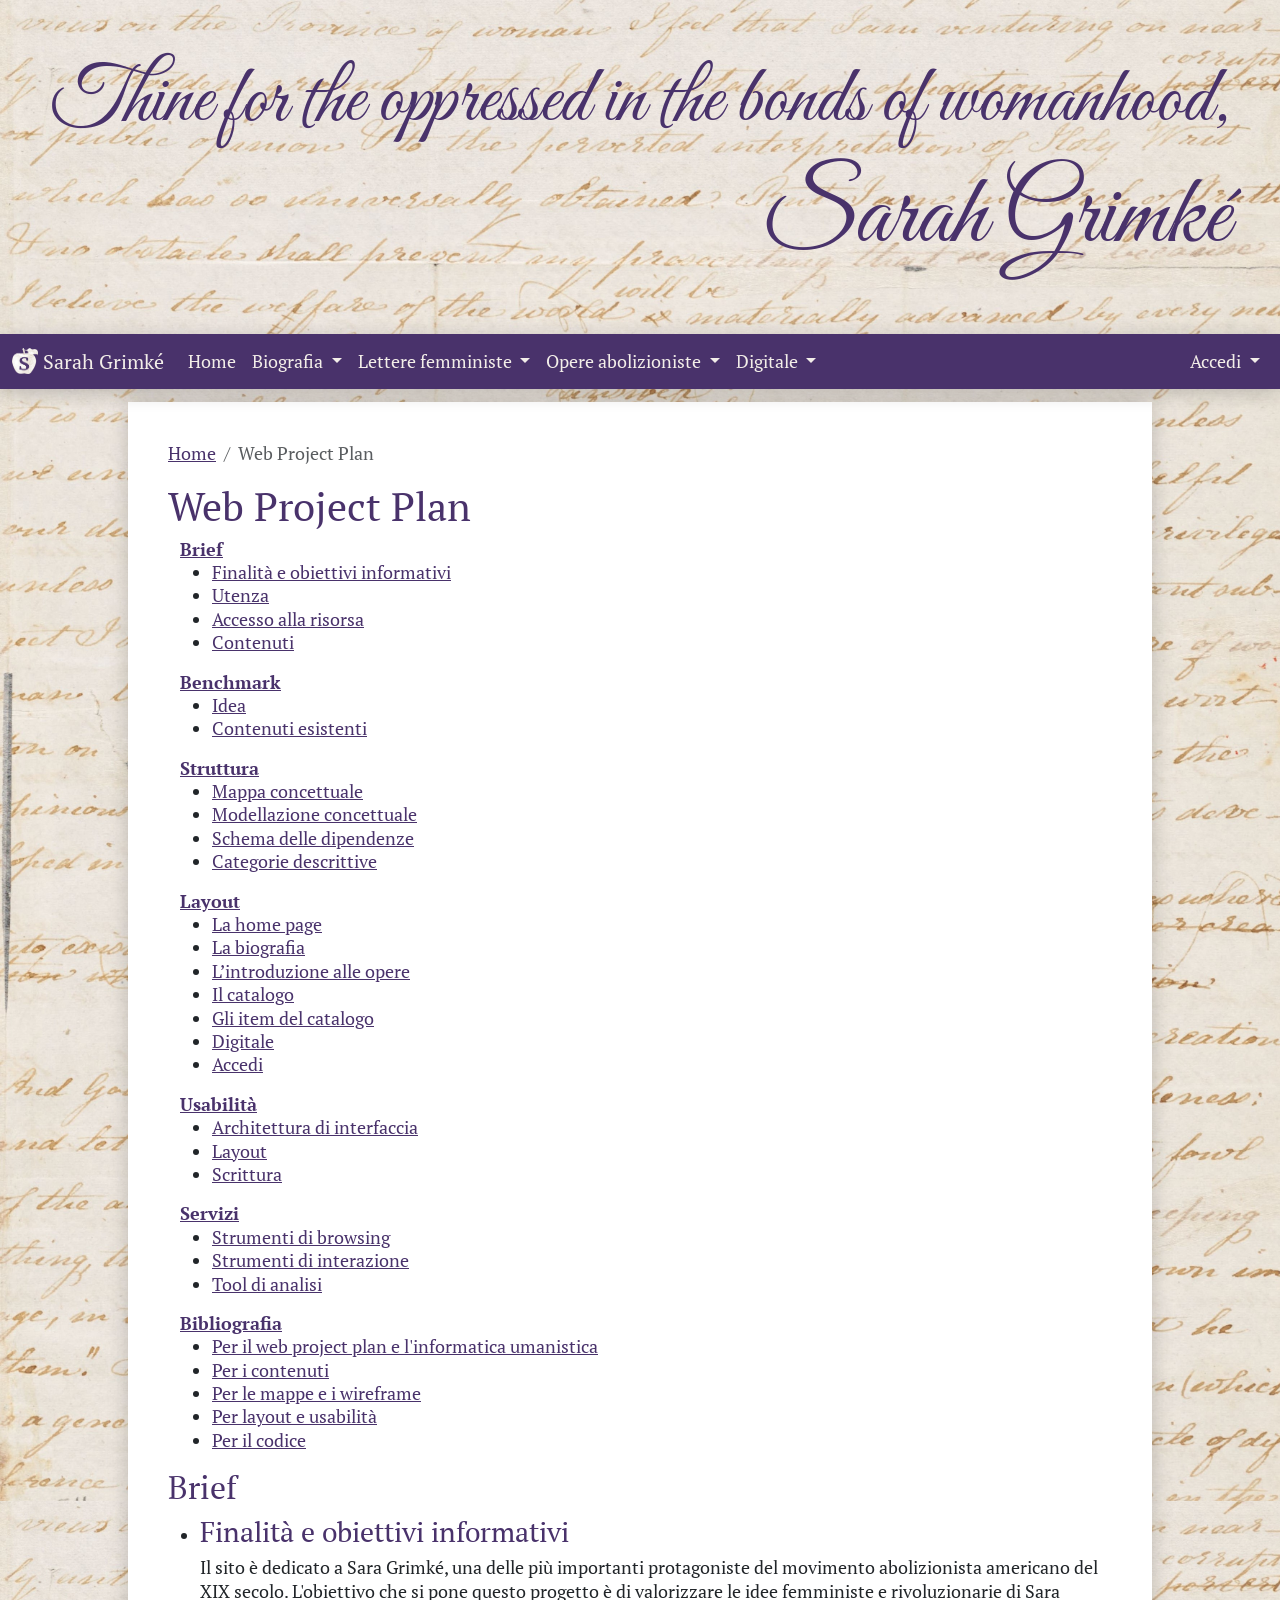
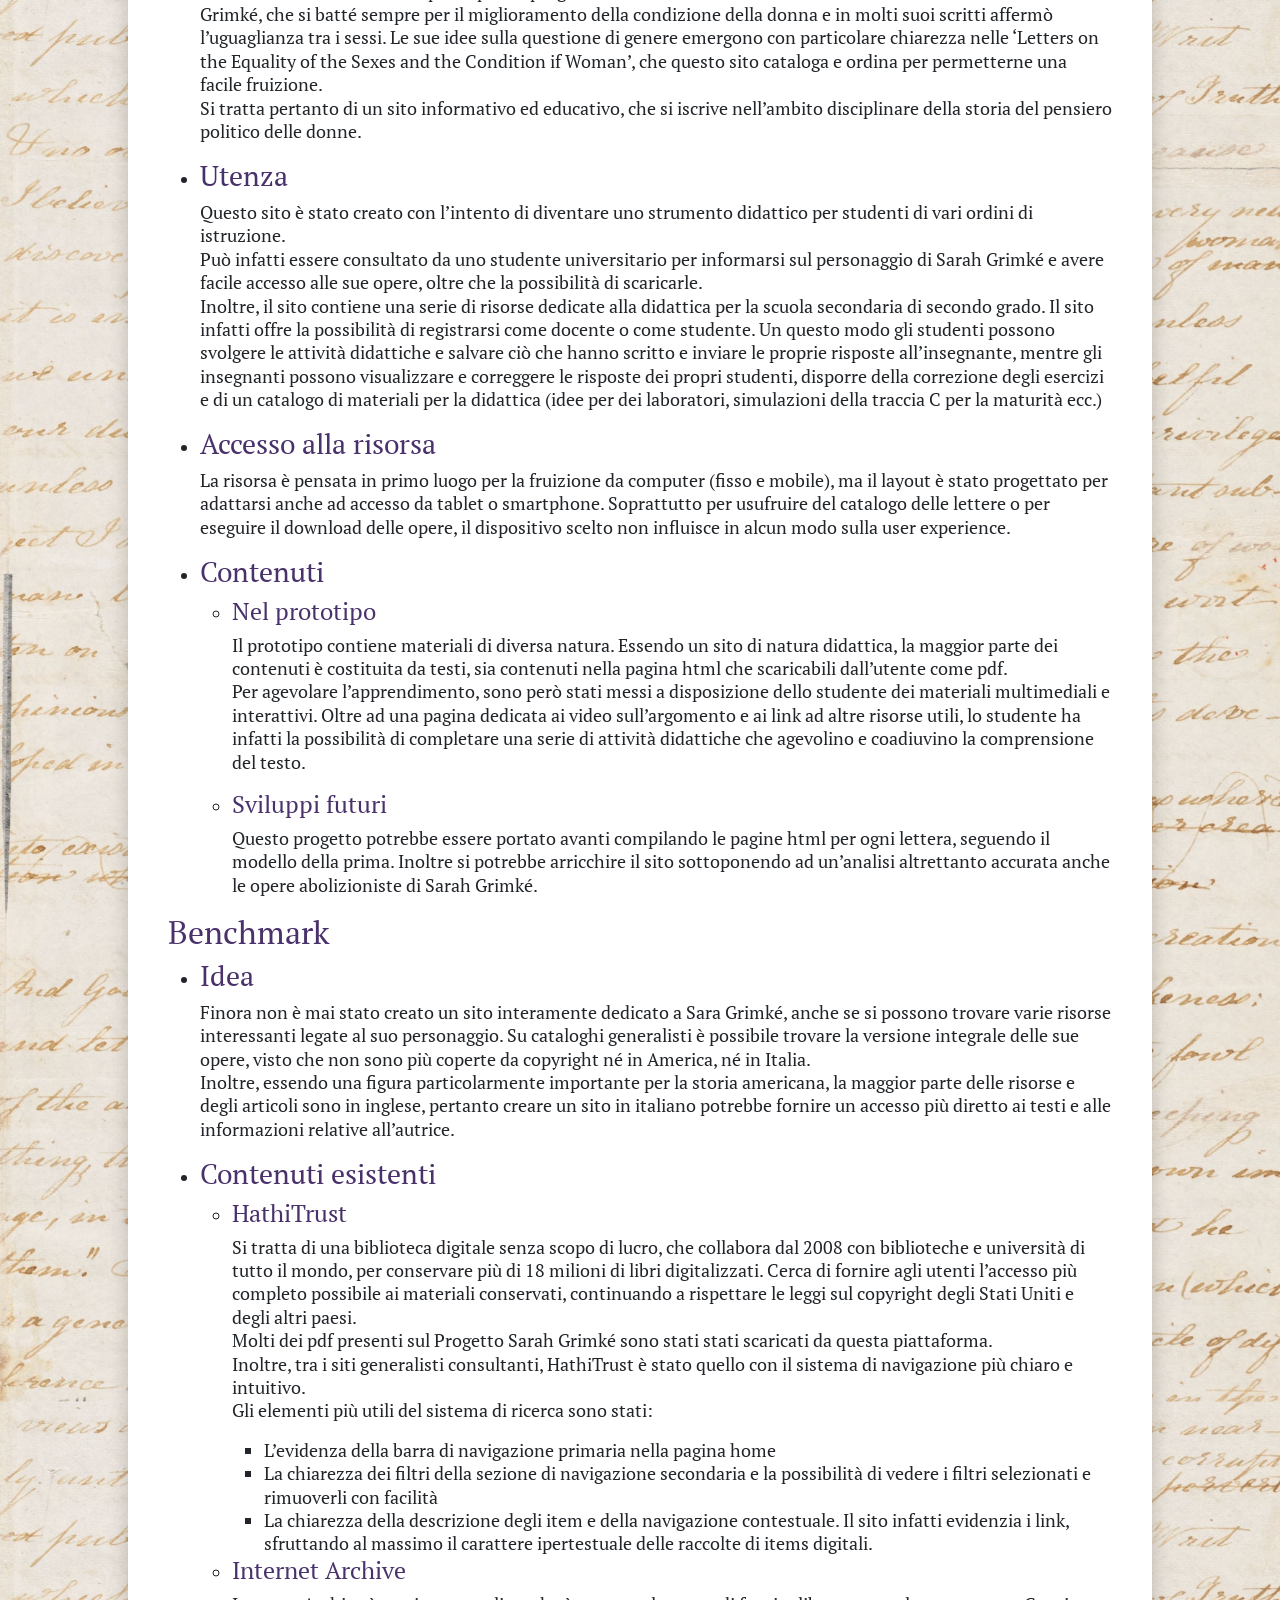
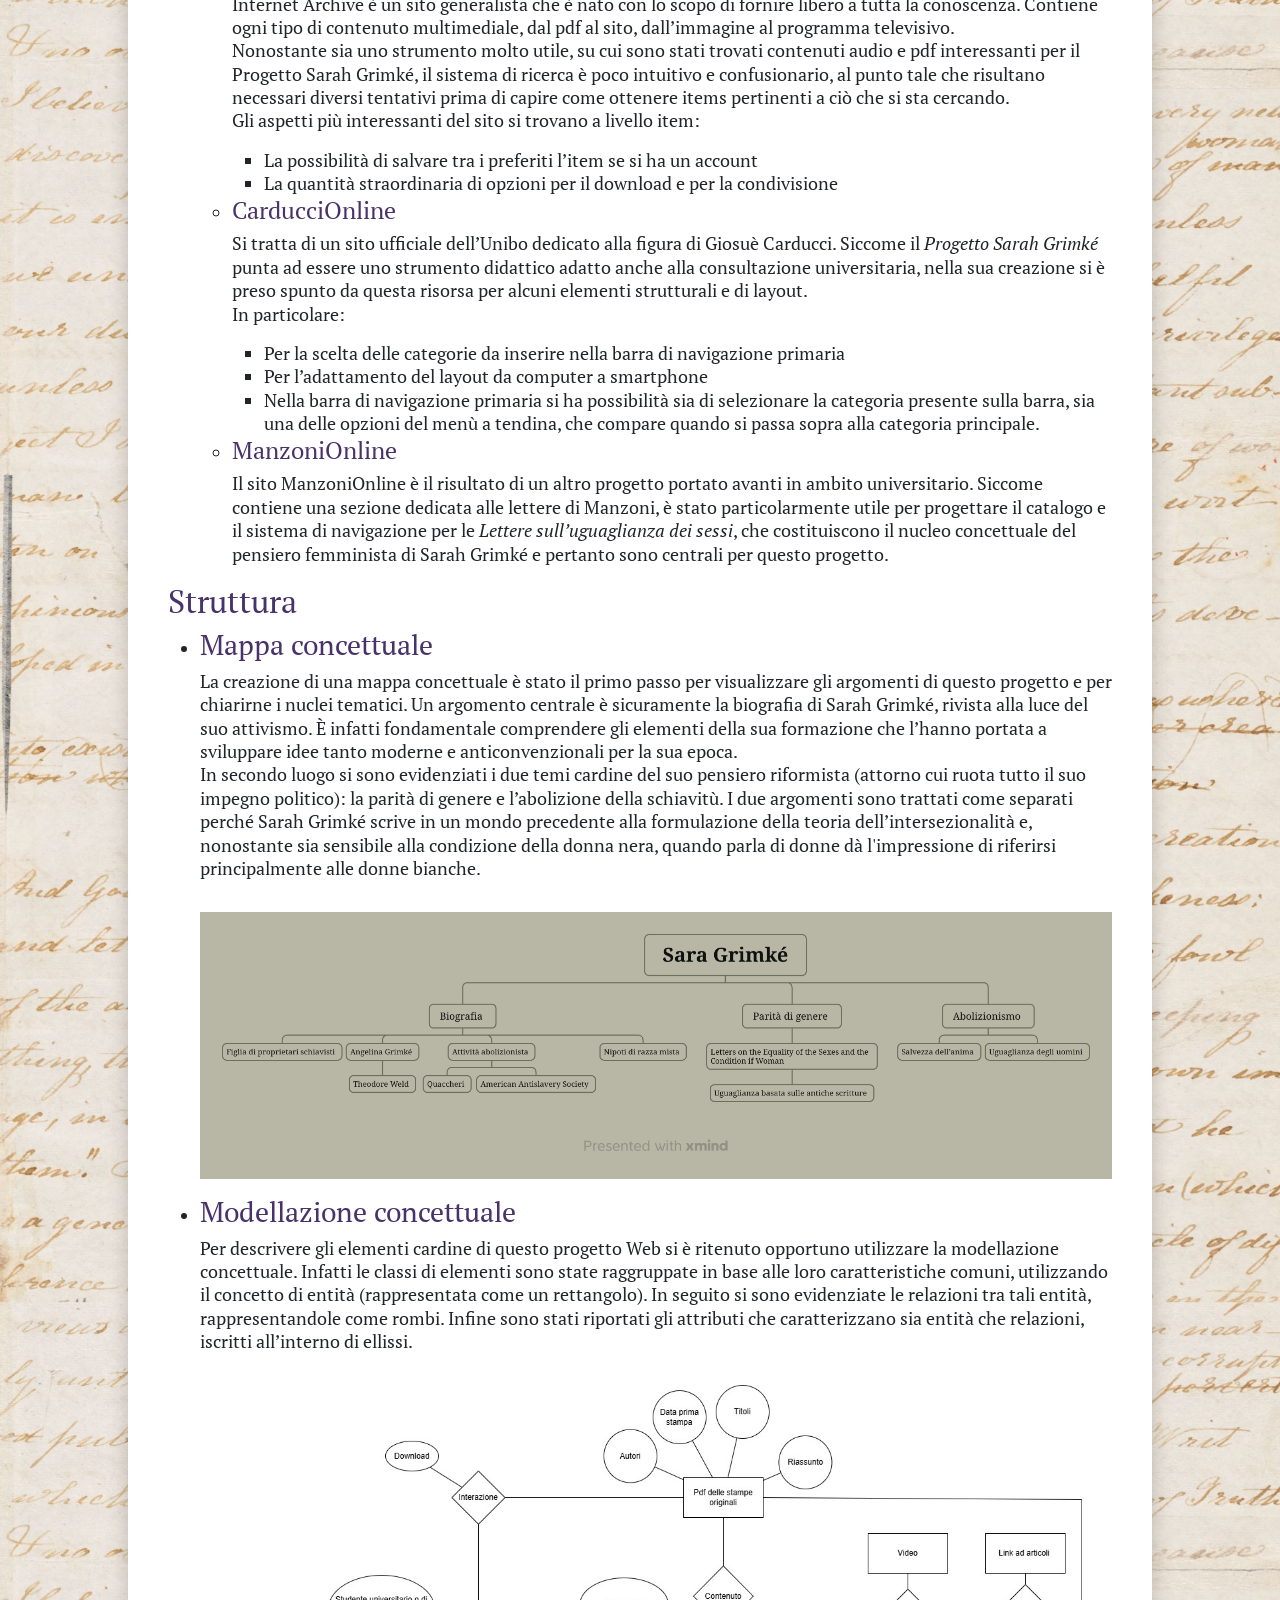
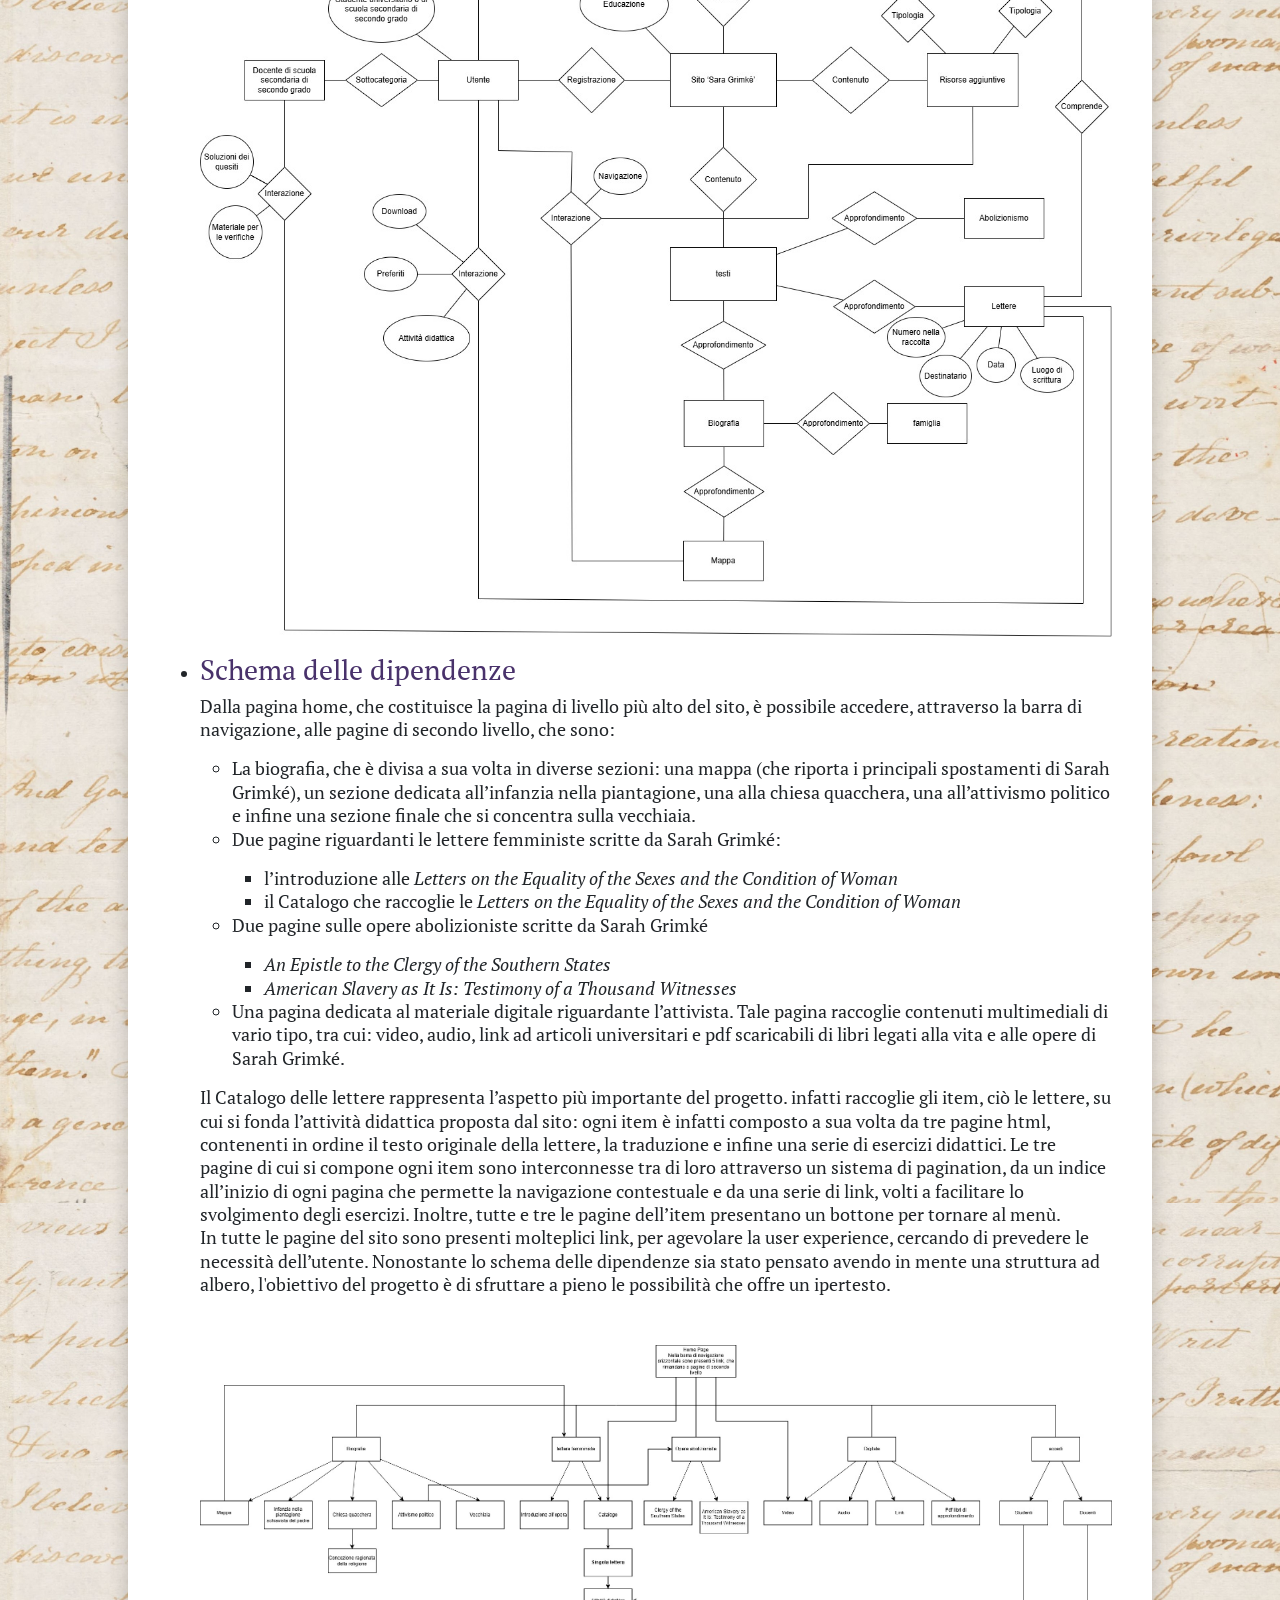
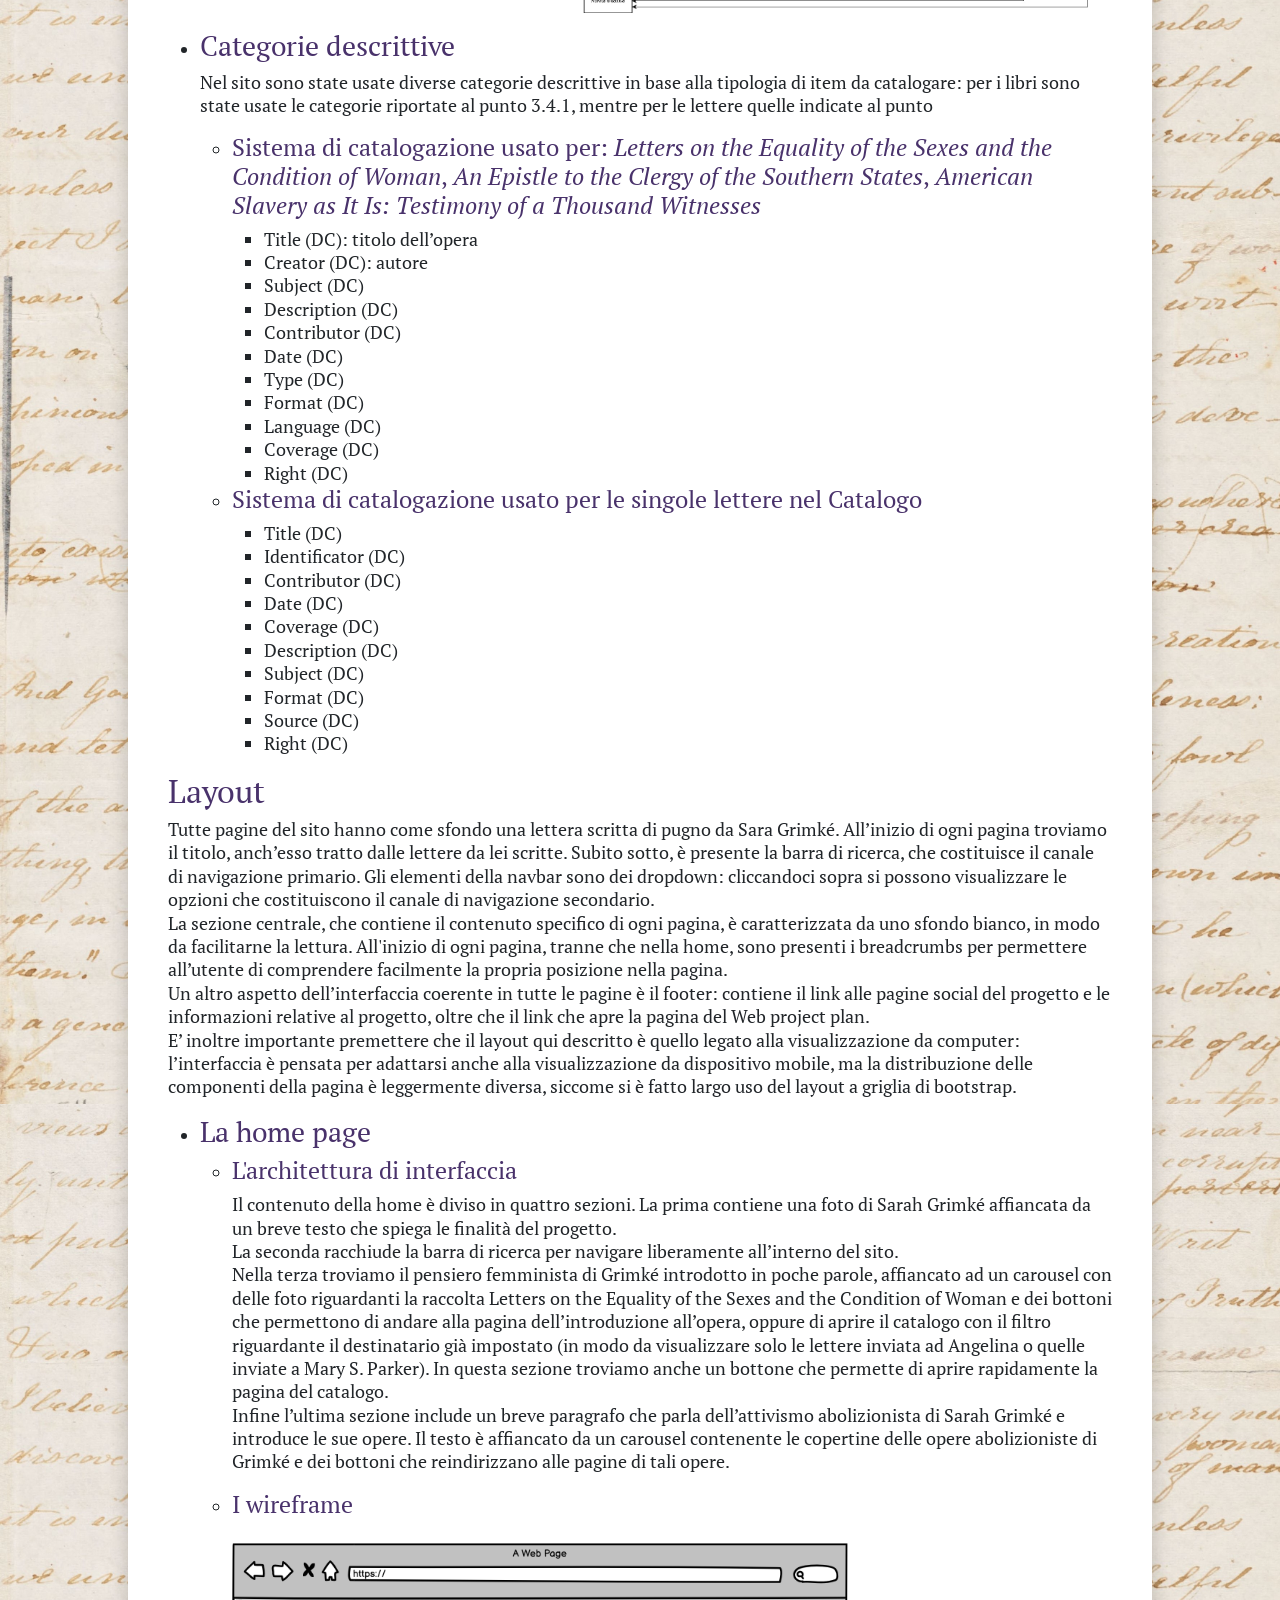
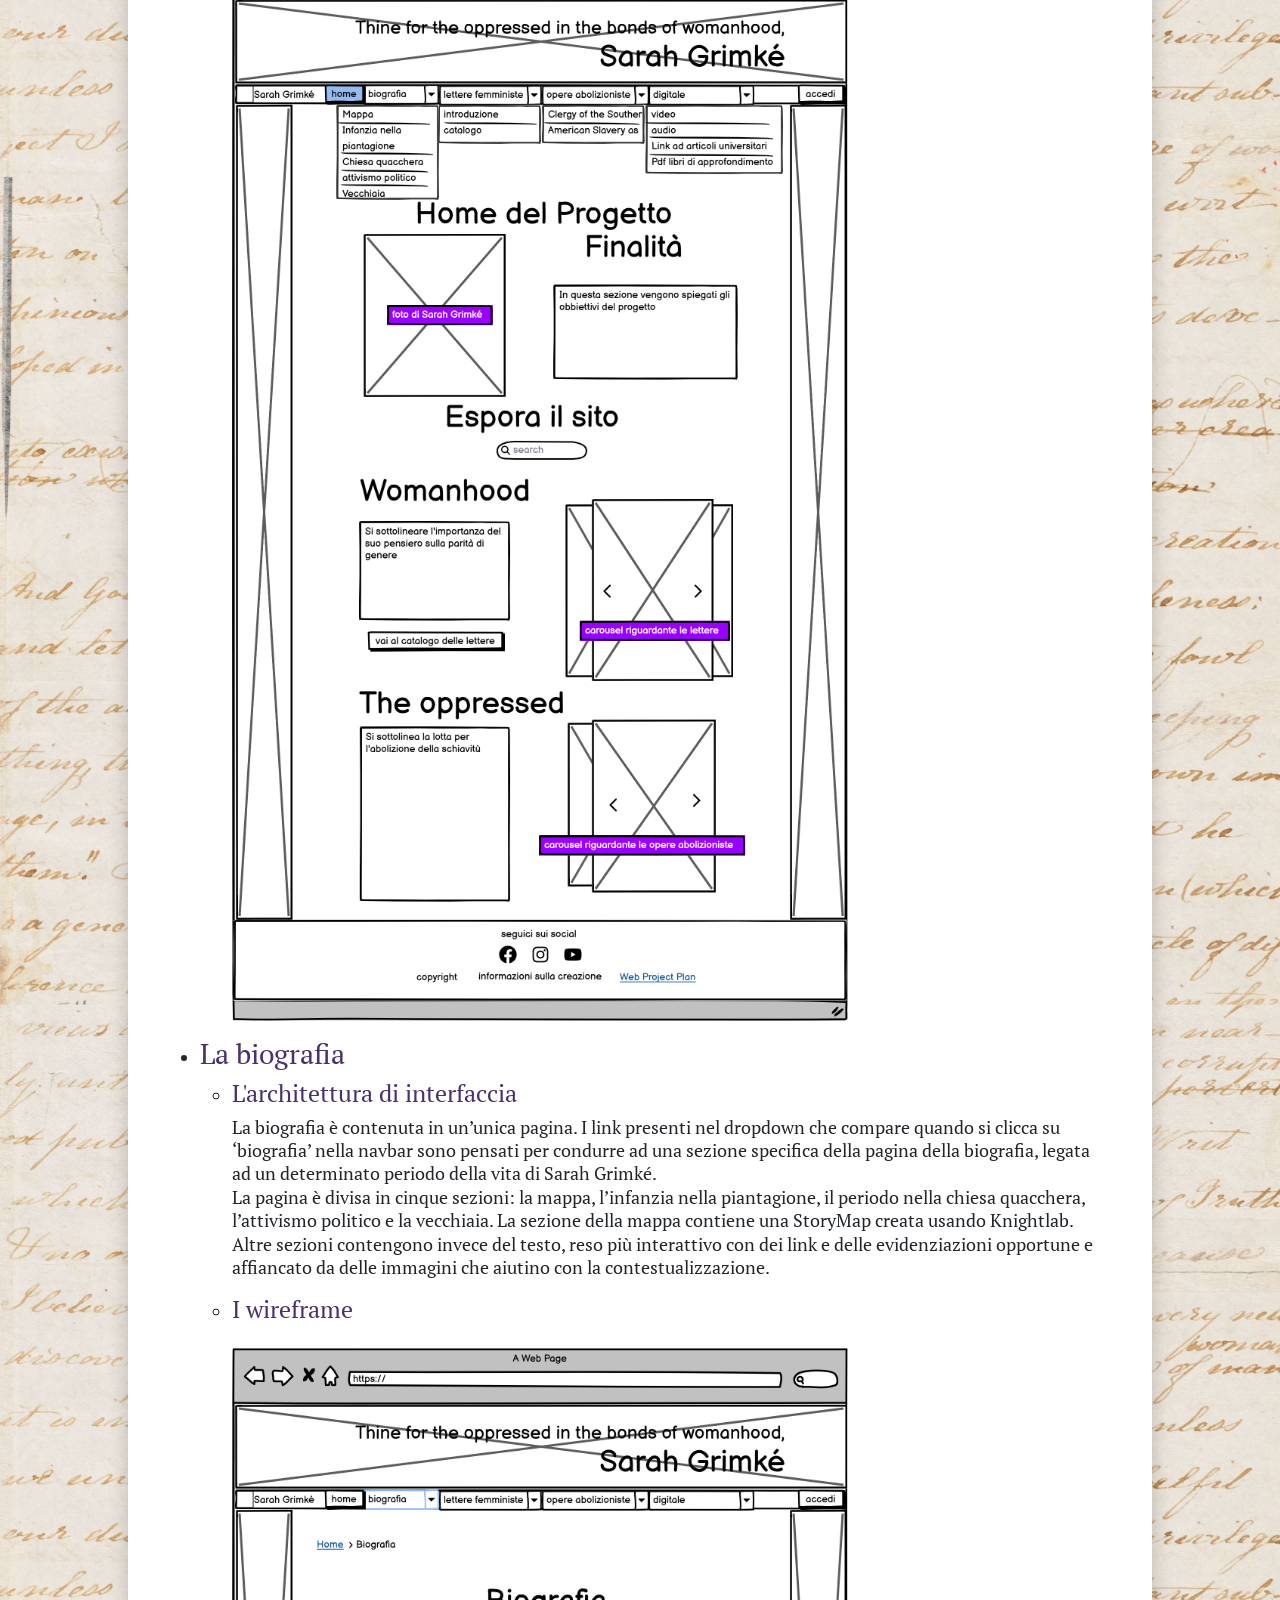
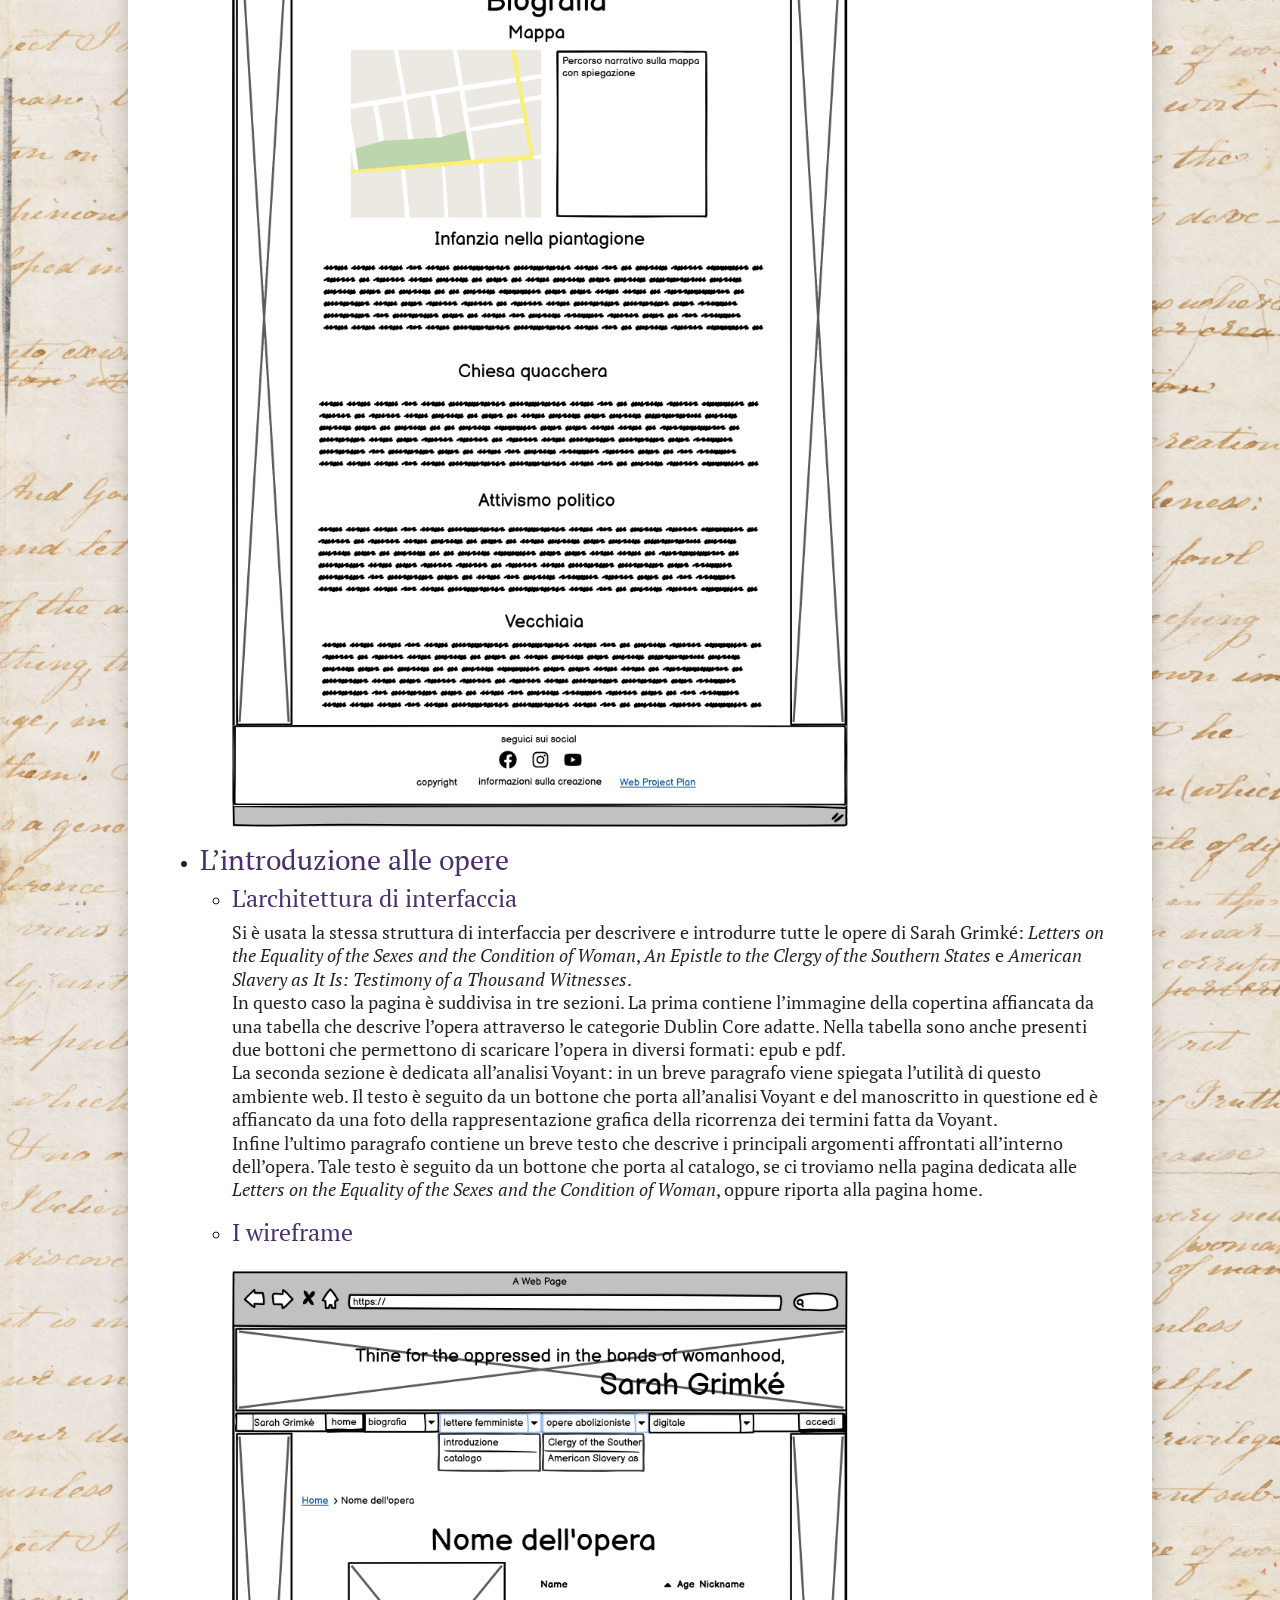
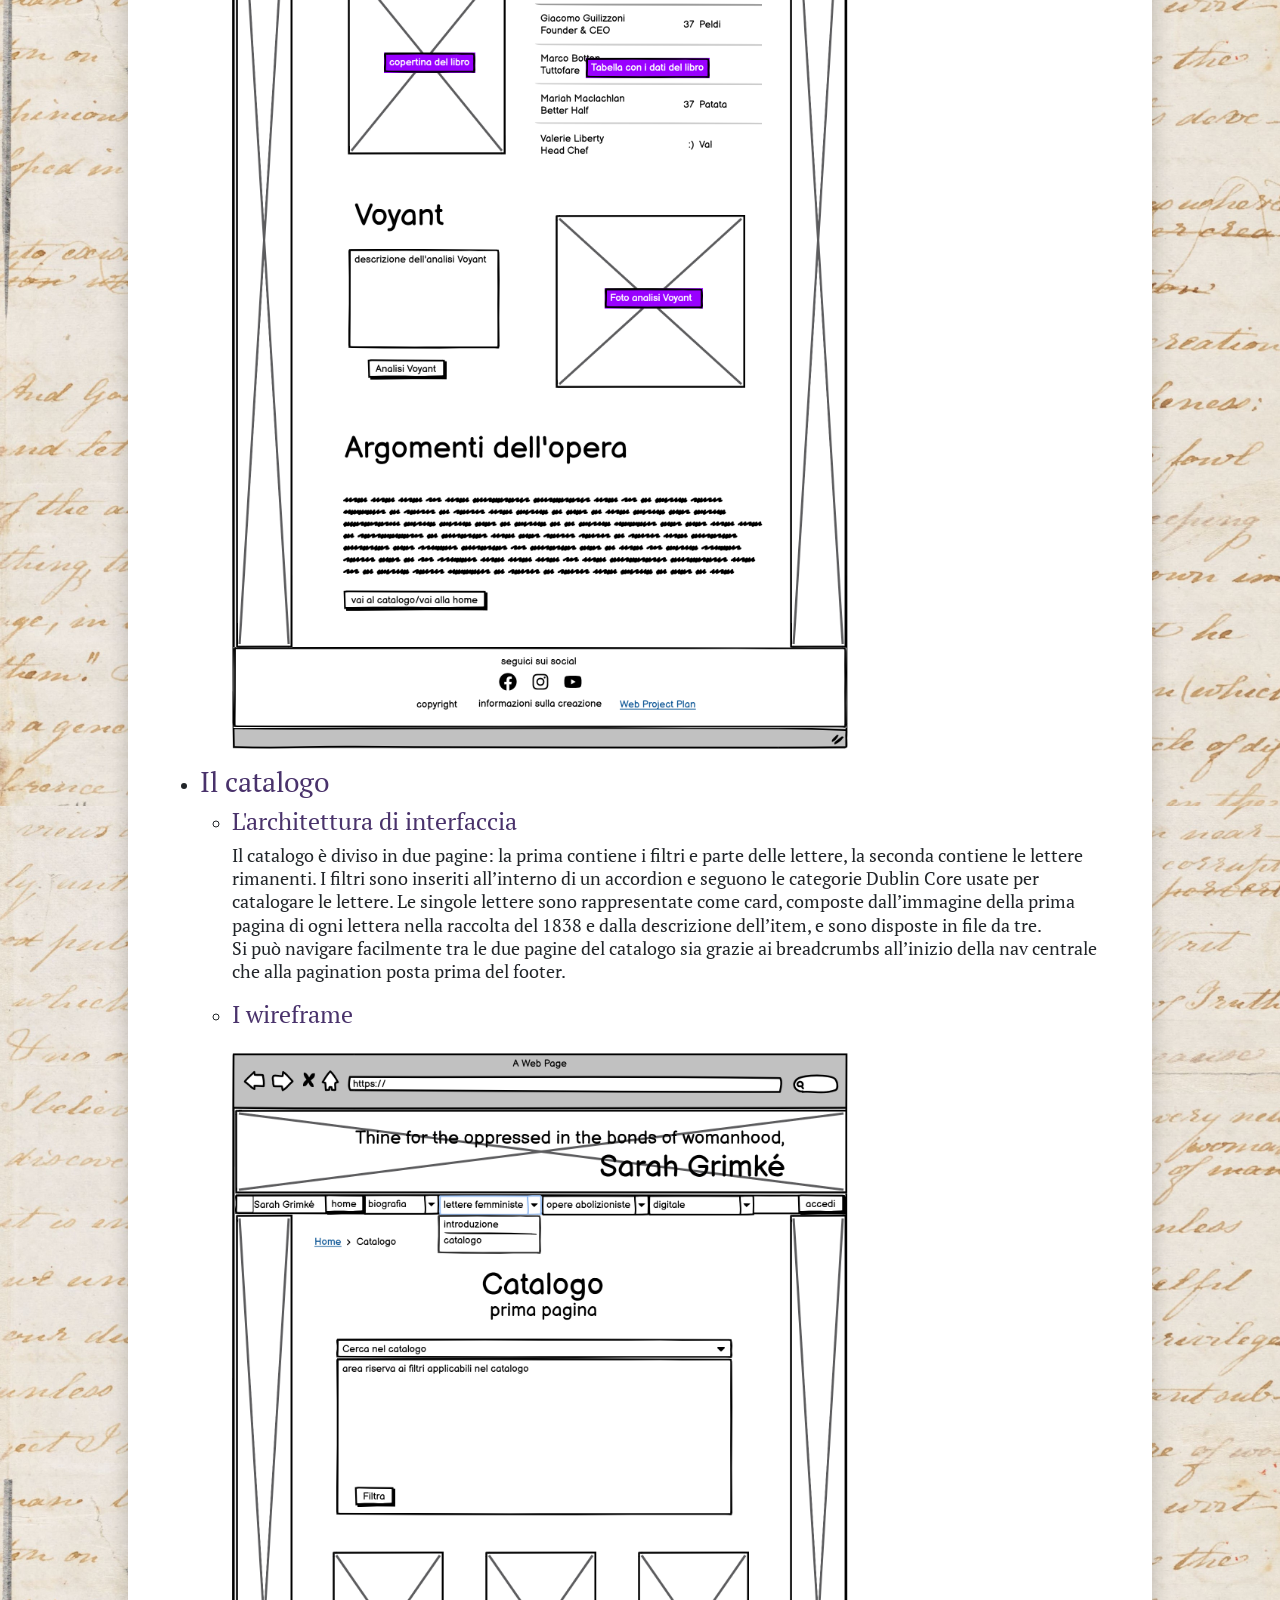
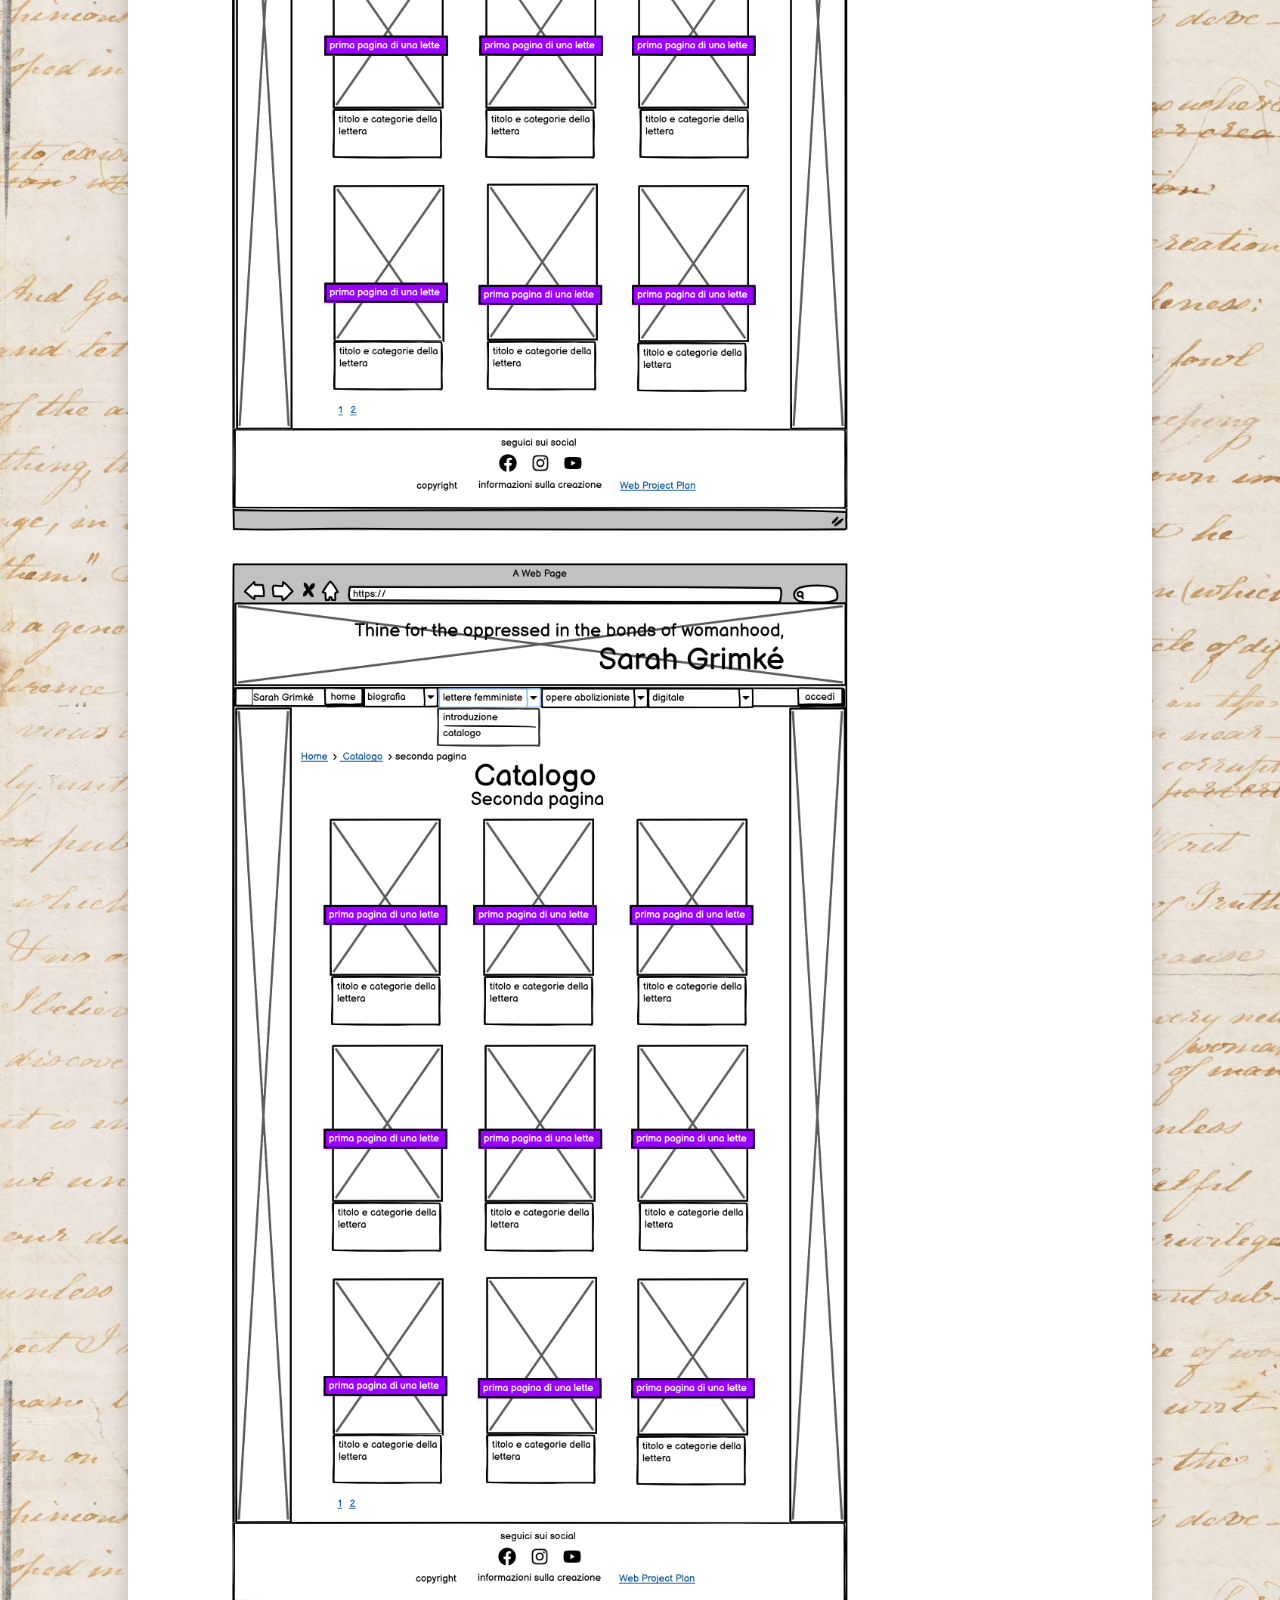
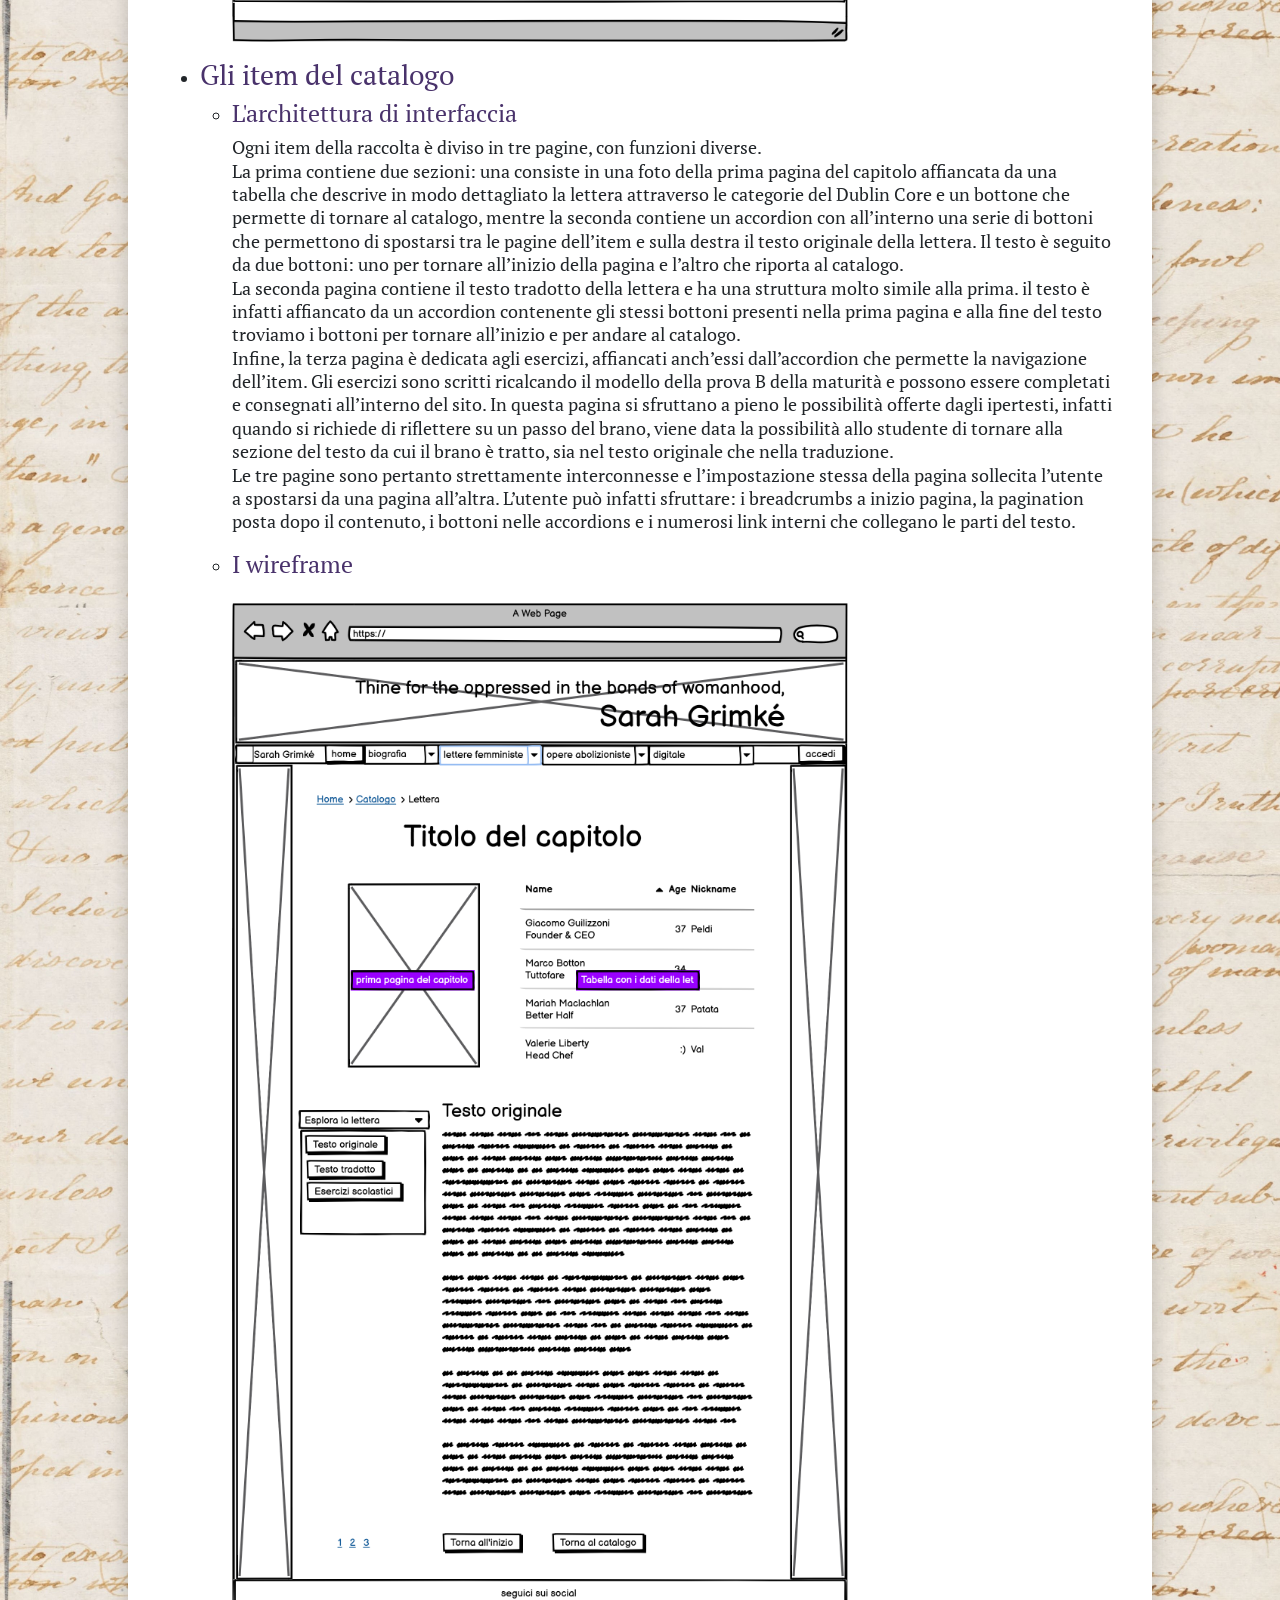
<file: project.html>
<!doctype html>
<html lang="it">
  <head>
    <meta charset="utf-8">
    <meta name="viewport" content="width=device-width, initial-scale=1">
    
    <!-- Font -->
    <link rel="preconnect" href="https://fonts.googleapis.com">
    <link rel="preconnect" href="https://fonts.gstatic.com" crossorigin>
    <link href="https://fonts.googleapis.com/css2?family=Great+Vibes&family=PT+Serif:ital,wght@0,400;0,700;1,400;1,700&display=swap" rel="stylesheet">
    <!-- Bootstrap css -->
    <link rel="stylesheet" href="bootstrap/css/bootstrap.min.css"/>
    
    <!-- CSS Custom -->
    <link rel="stylesheet" type="text/css" href="css/edit_custom.css"/>
    
    <!-- CSS icons Bootstrap -->
    <link rel="stylesheet" href="https://cdn.jsdelivr.net/npm/bootstrap-icons@1.11.3/font/bootstrap-icons.min.css">

    <!-- Bootstrap JavaScript -->
    <script src="bootstrap/js/bootstrap.bundle.min.js"></script>



    <!-- favicon -->
    <link rel="apple-touch-icon" sizes="180x180" href="favicon2/apple-touch-icon.png">
    <link rel="icon" type="image/png" sizes="32x32" href="favicon2/favicon-32x32.png">
    <link rel="icon" type="image/png" sizes="16x16" href="favicon2/favicon-16x16.png">
    <link rel="manifest" href="favicon2/site.webmanifest">



    <!-- Descrizione DublinCore -->
    <META name="DC.Title" content="Progetto Sarah Grimké"/>
    <META name="DC.Creator" content="Emma Enriques"/>
    <META name="DC.Subject" content="Sarah Grimké, biografia e opere"/>
    <META name="DC.Description" content="Un catalogo delle Lettere sull’uguaglianza dei sessi, con pagine di approfodimento relatice all'autrice ed al altre sue opere"/>
    <META name="DC.Publisher" content="Github Pages"/>
    <META name="DC.Date" content="07/03/2025"/>
    <META name="DC.Type" content="Catalogo web"/>
    <META name="DC.Format" content="Sito web"/>
    <META name="DC.Language" content="It"/>
    
    <!-- Sezione del Titolo -->
    <title>Web Project Plan</title>
    
  </head>
  <body>
      <!-- Testata del sito-->
    <header>
     <h2 class="text-end custom-h2">Thine for the oppressed in the bonds of womanhood,</h2>
     <h1 class="text-end custom-h1">Sarah Grimké</h1>
    </header>
      
  

    <!-- Navigazione Principale -->
    <nav class="navbar navbar-expand-lg bg-primary sticky-top custom-navbar"> <!--per colore navbar-->
      <div class="container-fluid">
        <a class="navbar-brand" href="index.html">
          <img src="jpg/Soggetto.png" alt="Logo" width="26" height="26" class="d-inline-block align-text-top">
          Sarah Grimké
        </a>
        <button class="navbar-toggler" type="button" data-bs-toggle="collapse" data-bs-target="#navbarSupportedContent" aria-controls="navbarSupportedContent" aria-expanded="false" aria-label="Toggle navigation">
          <span class="navbar-toggler-icon"></span>
        </button>
        <div class="collapse navbar-collapse" id="navbarSupportedContent">
          <ul class="navbar-nav me-auto mb-2 mb-lg-0">
            <li class="nav-item">
              <a class="nav-link" aria-current="page" href="index.html">Home</a>
            </li>
             
            <li class="nav-item dropdown custom-dropdown"> <!--per colore dropdown-->
              <a class="nav-link dropdown-toggle" href="#" role="button" data-bs-toggle="dropdown" aria-expanded="false">
                Biografia
              </a>
              <ul class="dropdown-menu">
                <li><a class="dropdown-item" href="biografia.html">Mappa</a></li>
                <li><hr class="dropdown-divider"></li>
                <li><a class="dropdown-item" href="biografia.html">Infanzia nella piantagione</a></li>
                <li><hr class="dropdown-divider"></li>
                <li><a class="dropdown-item" href="biografia.html">Chiesa quacchera</a></li>
                <li><hr class="dropdown-divider"></li>
                <li><a class="dropdown-item" href="biografia.html">Attivismo politico</a></li>
                <li><hr class="dropdown-divider"></li>
                <li><a class="dropdown-item" href="biografia.html">Vecchiaia</a></li>
              </ul>
            </li>

            <li class="nav-item dropdown custom-dropdown"> <!--per colore dropdown-->
              <a class="nav-link dropdown-toggle" href="#" role="button" data-bs-toggle="dropdown" aria-expanded="false">
                Lettere femministe
              </a>
              <ul class="dropdown-menu">
                <li><a class="dropdown-item" href="introduzione_lettere.html">Introduzione all'opera</a></li>
                <li><hr class="dropdown-divider"></li>
                <li><a class="dropdown-item" href="catalogo.html">Catalogo</a></li>
                <li><hr class="dropdown-divider"></li>
                <li><a class="dropdown-item" href="temi.html">Temi</a></li>
              </ul>
            </li>

            <li class="nav-item dropdown custom-dropdown"> <!--per colore dropdown-->
              <a class="nav-link dropdown-toggle" href="#" role="button" data-bs-toggle="dropdown" aria-expanded="false">
                Opere abolizioniste
              </a>
              <ul class="dropdown-menu">
                <li><a class="dropdown-item" href="clergy.html">Clergy of the Southern States</a></li>
                <li><hr class="dropdown-divider"></li>
                <li><a class="dropdown-item" href="slavery.html">American Slavery as It Is</a></li>
              </ul>
            </li>


            <li class="nav-item dropdown custom-dropdown"> <!--per colore dropdown-->
            <a class="nav-link dropdown-toggle" href="#" role="button" data-bs-toggle="dropdown" aria-expanded="false">
              Digitale
            </a>
            <ul class="dropdown-menu">
              <li><a class="dropdown-item" href="#">Video</a></li>
              <li><hr class="dropdown-divider"></li>
              <li><a class="dropdown-item" href="#">Audio</a></li>
              <li><hr class="dropdown-divider"></li>
              <li><a class="dropdown-item" href="#">Link ad articoli universitari</a></li>
              <li><hr class="dropdown-divider"></li>
              <li><a class="dropdown-item" href="#">Pdf libri di approfondimento</a></li>
            </ul>
            </li>
          </ul>
          <!-- per spostare accedi a destra-->
          <ul class="navbar-nav ms-auto mb-2 mb-lg-0">
            <li class="nav-item dropdown custom-dropdown"> <!--per colore dropdown-->
              <a class="nav-link dropdown-toggle" href="#" role="button" data-bs-toggle="dropdown" aria-expanded="false">
                Accedi
              </a>
              <ul class="dropdown-menu">
                <li><a class="dropdown-item" href="#">Studente</a></li>
                <li><hr class="dropdown-divider"></li>
                <li><a class="dropdown-item" href="#">Insegnante</a></li>
              </ul>
            </li>
          </ul>  
        </li> 
        </div>
      </div>
    </nav>
      
      
    <main>
      <!-- per creare la sezione centrale e centrarla nella pagina -->
      <div class="centrare">
        <div class="contenitore">

          <!-- Breadcrumbs -->
          <nav aria-label="breadcrumb">
            <ol class="breadcrumb">
              <li class="breadcrumb-item"><a href="index.html" class="link-main">Home</a></li>
              <li class="breadcrumb-item active" aria-current="page">Web Project Plan</li>
            </ol>
          </nav>

          <!-- sezione del contenuto specifico di ogni pagina -->
          <h1>Web Project Plan</h1>


          <div class="container-sm">
            <strong><a href="#brief" class="link-main" title="Vai a Brief">Brief</a></strong>
            <ul>
              <li><a href="#finalità" class="link-main" title="Vai a Finalità e obiettivi informativi">Finalità e obiettivi informativi</a></li>
              <li><a href="#utenza" class="link-main" title="Vai a Utenza">Utenza</a></li>
              <li><a href="#accesso-risorsa" class="link-main" title="Vai a Accesso alla risorsa">Accesso alla risorsa</a></li>
              <li><a href="#contenuti" class="link-main" title="Vai a Contenuti">Contenuti</a></li>
            </ul>
            <strong><a href="#benchmark" class="link-main" title="Vai a Benchmark">Benchmark</a></strong>
            <ul>
              <li><a href="#idea" class="link-main" title="Vai a Idea">Idea</a></li>
              <li><a href="#contenuti-esistenti" class="link-main" title="Vai Contenuti esistenti">Contenuti esistenti</a></li>
            </ul>
            <strong><a href="#struttura" class="link-main" title="Vai a Struttura">Struttura</a></strong>
            <ul>
              <li><a href="#mappa-concettuale" class="link-main" title="Vai a Mappa concettuale">Mappa concettuale</a></li>
              <li><a href="#modellazione" class="link-main" title="Vai a Modellazione concettuale">Modellazione concettuale</a></li>
              <li><a href="#schema-dipendenze" class="link-main" title="Vai a Schema delle dipendenze">Schema delle dipendenze</a></li>
              <li><a href="#categorie-descrittive" class="link-main" title="Vai a Categorie descrittive">Categorie descrittive</a></li>
            </ul>
            <strong><a href="#layout" class="link-main" title="Vai a Layout">Layout</a></strong>
             <ul>
              <li><a href="#home-page" class="link-main" title="Vai a home page">La home page</a></li>
              <li><a href="#biografia" class="link-main" title="Vai a biografia">La biografia</a></li>
              <li><a href="#introduzione" class="link-main" title="Vai a introduzione alle opere">L’introduzione alle opere</a></li>
              <li><a href="#catalogo" class="link-main" title="Vai a catalogo">Il catalogo</a></li>
              <li><a href="#item" class="link-main" title="Vai a item del catalogo">Gli item del catalogo</a></li>
              <li><a href="#digitale" class="link-main" title="Vai a Digitale">Digitale</a></li>
              <li><a href="#accedi" class="link-main" title="Vai ad Accedi">Accedi</a></li>
            </ul>
            <strong><a href="#usabilità" class="link-main" title="Vai a Usabilità">Usabilità</a></strong>
            <ul>
              <li><a href="#architettura" class="link-main" title="Vai a Architettura di interfaccia">Architettura di interfaccia</a></li>
              <li><a href="#us-layout" class="link-main" title="Vai a Layout">Layout</a></li>
              <li><a href="#us-scrittura" class="link-main" title="Vai a Scrittura">Scrittura</a></li>
            </ul>
            <strong><a href="#servizi" class="link-main" title="Vai a Servizi">Servizi</a></strong>
            <ul>
              <li><a href="#browsing" class="link-main" title="Vai a Strumenti di browsing">Strumenti di browsing</a></li>
              <li><a href="#interazione" class="link-main" title="Vai a Strumenti di interazione">Strumenti di interazione</a></li>
              <li><a href="#tools" class="link-main" title="Vai a Tool di analisi">Tool di analisi</a></li>
            </ul>
            <strong><a href="#bibliografia" class="link-main" title="Vai a Bibliografia">Bibliografia</a></strong>
            <ul>
              <li><a href="#project-plan" class="link-main" title="Vai a Per il web project plan e l'informatica umanistica">Per il web project plan e l'informatica umanistica</a></li>
              <li><a href="#bib-contenuti" class="link-main" title="Vai a Per i contenuti">Per i contenuti</a></li>
              <li><a href="#bib-wireframe" class="link-main" title="Vai a Per le mappe e i wireframe">Per le mappe e i wireframe</a></li>
              <li><a href="#bib-usabilità" class="link-main" title="Vai a Per layout e usabilità">Per layout e usabilità</a></li>
              <li><a href="#codice" class="link-main" title="Vai a Per le mappe e i wireframe">Per il codice</a></li>
            </ul>
          </div>



          <!--Brief-->
          <h2 id="brief">Brief</h2>
          <ul>
            <li>
              <h3 id="finalità">Finalità e obiettivi informativi</h3>
              <p>Il sito è dedicato a Sara Grimké, una delle più importanti protagoniste del movimento abolizionista americano del XIX secolo. L'obiettivo che si pone questo progetto è di valorizzare le idee femministe e rivoluzionarie di Sara Grimké, che si batté sempre per il miglioramento della condizione della donna e in molti suoi scritti affermò l’uguaglianza tra i sessi. Le sue idee sulla questione di genere emergono con particolare chiarezza  nelle ‘Letters on the Equality of the Sexes and the Condition if Woman’, che questo sito cataloga e ordina per permetterne una facile fruizione.<br>Si tratta pertanto di un sito informativo ed educativo, che si iscrive nell’ambito disciplinare della storia del pensiero politico delle donne.</p>
            </li>
            <li>
              <h3 id="utenza">Utenza</h3>
              <p>Questo sito è stato creato con l’intento di diventare uno strumento didattico per studenti di vari ordini di istruzione. <br>Può infatti essere consultato da uno studente universitario per informarsi sul personaggio di Sarah Grimké e avere facile accesso alle sue opere, oltre che la possibilità di scaricarle. <br>Inoltre, il sito contiene una serie di risorse dedicate alla didattica per la scuola secondaria di secondo grado. Il sito infatti offre la possibilità di registrarsi come docente o come studente. Un questo modo gli studenti possono svolgere le attività didattiche e salvare ciò che hanno scritto e inviare le proprie risposte all’insegnante, mentre gli insegnanti possono visualizzare e correggere le risposte dei propri studenti, disporre della correzione degli esercizi e di un catalogo di materiali per la didattica (idee per dei laboratori, simulazioni della traccia C per la maturità ecc.)</p>
            </li>
            <li>
              <h3 id="accesso-risorsa">Accesso alla risorsa</h3>
              <p>La risorsa è pensata in primo luogo per la fruizione da computer (fisso e mobile), ma il layout è stato progettato per adattarsi anche ad accesso da tablet o smartphone. Soprattutto per usufruire del catalogo delle lettere o per eseguire il download delle opere, il dispositivo scelto non influisce in alcun modo sulla user experience.</p>
            </li>
            <li>
              <h3 id="contenuti">Contenuti</h3>
              <ul>
                <li>
                 <h4>Nel prototipo</h4> 
                 <p>Il prototipo contiene materiali di diversa natura. Essendo un sito di natura didattica, la maggior parte dei contenuti è costituita da testi, sia contenuti nella pagina html che scaricabili dall’utente come pdf. <br>Per agevolare l’apprendimento, sono però stati messi a disposizione dello studente dei materiali multimediali e interattivi. Oltre ad una pagina dedicata ai video sull’argomento e ai link ad altre risorse utili, lo studente ha infatti la possibilità di completare una serie di attività didattiche che agevolino e coadiuvino la comprensione del testo.</p>
                </li>
                <li>
                  <h4>Sviluppi futuri</h4> 
                 <p>Questo progetto potrebbe essere portato avanti compilando le pagine html per ogni lettera, seguendo il modello della prima. Inoltre si potrebbe arricchire il sito sottoponendo ad un’analisi altrettanto accurata anche le opere abolizioniste di Sarah Grimké.</p>
                </li>
              </ul>
            </li>
          </ul>
          <!--Benchmark-->
          <h2 id="benchmark">Benchmark</h2>
          <ul>
            <li>
              <h3 id="idea">Idea</h3>
              <p>Finora non è mai stato creato un sito interamente dedicato a Sara Grimké, anche se si possono trovare varie risorse interessanti legate al suo personaggio. Su cataloghi generalisti è possibile trovare la versione integrale delle sue opere, visto che non sono più coperte da copyright né in America, né in Italia. <br>Inoltre, essendo una figura particolarmente importante per la storia americana, la maggior parte delle risorse e degli articoli sono in inglese, pertanto creare un sito in italiano potrebbe fornire un accesso più diretto ai testi e alle informazioni relative all’autrice.</p>
            </li>
            <li>
              <h3 id="contenuti-esistenti">Contenuti esistenti</h3>
              <ul>
                <li>
                 <h4>HathiTrust</h4> 
                 <p>Si tratta di una biblioteca digitale senza scopo di lucro, che collabora dal 2008 con biblioteche e università di tutto il mondo, per conservare più di 18 milioni di libri digitalizzati. Cerca di fornire agli utenti l’accesso più completo possibile ai materiali conservati, continuando a rispettare le leggi sul copyright degli Stati Uniti e degli altri paesi. <br>Molti dei pdf presenti sul Progetto Sarah Grimké sono stati stati scaricati da questa piattaforma. <br>Inoltre, tra i siti generalisti consultanti, HathiTrust è stato quello con il sistema di navigazione più chiaro e intuitivo. <br>Gli elementi più utili del sistema di ricerca sono stati:</p>
                 <ul>
                   <li>L’evidenza della barra di navigazione primaria nella pagina home</li>
                   <li>La chiarezza dei filtri della sezione di navigazione secondaria e la possibilità di vedere i filtri selezionati e rimuoverli con facilità</li>
                   <li>La chiarezza della descrizione degli item e della navigazione contestuale. Il sito infatti evidenzia i link, sfruttando al massimo il carattere ipertestuale delle raccolte di items digitali. </li>
                 </ul>
                </li>
                <li>
                  <h4>Internet Archive</h4> 
                 <p>Internet Archive è un sito generalista che è nato con lo scopo di fornire libero a tutta la conoscenza. Contiene ogni tipo di contenuto multimediale, dal pdf al sito, dall’immagine al programma televisivo. <br>Nonostante sia uno strumento molto utile, su cui sono stati trovati  contenuti audio e pdf interessanti per il Progetto Sarah Grimké, il sistema di ricerca è poco intuitivo e confusionario, al punto tale che risultano necessari diversi tentativi prima di capire come ottenere items pertinenti a ciò che si sta cercando. <br>Gli aspetti più interessanti del sito si trovano a livello item:</p>
                 <ul>
                   <li>La possibilità di salvare tra i preferiti l’item se si ha un account</li>
                   <li>La quantità straordinaria di opzioni per il download e per la condivisione</li> 
                 </ul>
                </li>
                <li>
                 <h4>CarducciOnline</h4> 
                 <p>Si tratta di un sito ufficiale dell’Unibo dedicato alla figura di Giosuè Carducci. Siccome il <cite>Progetto Sarah Grimké</cite> punta ad essere uno strumento didattico adatto anche alla consultazione universitaria, nella sua creazione si è preso spunto da questa risorsa per alcuni elementi strutturali e di layout. <br>In particolare:</p>
                 <ul>
                   <li>Per la scelta delle categorie da inserire nella barra di navigazione primaria</li>
                   <li>Per l’adattamento del layout da computer a smartphone</li>
                   <li>Nella barra di navigazione primaria si ha possibilità sia di selezionare la categoria presente sulla barra, sia una delle opzioni del menù a tendina, che compare quando si passa sopra alla categoria principale.</li>
                 </ul>
                </li>
                <li>
                 <h4>ManzoniOnline</h4> 
                 <p>Il sito ManzoniOnline è il risultato di un altro progetto portato avanti in ambito universitario. Siccome contiene una sezione dedicata alle lettere di Manzoni, è stato particolarmente utile per progettare il catalogo e il sistema di navigazione per le <cite>Lettere sull’uguaglianza dei sessi</cite>, che costituiscono il nucleo concettuale del pensiero femminista di Sarah Grimké e pertanto sono centrali per questo progetto. </p>
                </li>
              </ul>
            </li>
          </ul>
          <!--sezione della struttura-->
          <h2 id="struttura">Struttura</h2>
          <ul>
            <li>
              <h3 id="mappa-concettuale">Mappa concettuale</h3>
              <p>La creazione di una mappa concettuale è stato il primo passo per visualizzare gli argomenti di questo progetto e per chiarirne i nuclei tematici. Un argomento centrale è sicuramente la biografia di Sarah Grimké, rivista alla luce del suo attivismo. È infatti fondamentale comprendere gli elementi della sua formazione che l’hanno portata a sviluppare idee tanto moderne e anticonvenzionali per la sua epoca. <br>In secondo luogo si sono evidenziati i due temi cardine del suo pensiero riformista (attorno cui ruota tutto il suo impegno politico): la parità di genere e l’abolizione della schiavitù. I due argomenti sono trattati come separati perché Sarah Grimké scrive in un mondo precedente alla formulazione della teoria dell’intersezionalità e, nonostante sia sensibile alla condizione della donna nera, quando parla di donne dà l'impressione di riferirsi principalmente alle donne bianche.</p>
              <img src="jpg/plan/schema.jpeg" class="img-fluid py-3" alt="mappa concettuale">
            </li>
            <li>
              <h3 id="modellazione">Modellazione concettuale </h3>
              <p>Per descrivere gli elementi cardine di questo progetto Web si è ritenuto opportuno utilizzare la modellazione concettuale. Infatti le classi di elementi sono state raggruppate in base alle loro caratteristiche comuni, utilizzando il concetto di entità (rappresentata come un rettangolo). In seguito si sono evidenziate le relazioni tra tali entità, rappresentandole come rombi. Infine sono stati riportati gli attributi che caratterizzano sia entità che relazioni, iscritti all’interno di ellissi.</p>
              <img src="jpg/plan/modellazione.jpg" class="img-fluid py-3" alt="modellazione concettuale">
            </li>
            <li>
             <h3 id="schema-dipendenze">Schema delle dipendenze </h3>
              <p>Dalla pagina home, che costituisce la pagina di livello più alto del sito, è possibile accedere, attraverso la barra di navigazione, alle pagine di secondo livello, che sono:</p>
              <ul>
                <li>La biografia, che è divisa a sua volta in diverse sezioni: una mappa (che riporta i principali spostamenti di Sarah Grimké), un sezione dedicata all’infanzia nella piantagione, una alla chiesa quacchera, una all’attivismo politico e infine una sezione finale che si concentra sulla vecchiaia.</li>
                <li>
                  <p>Due pagine riguardanti le lettere femministe scritte da Sarah Grimké:</p>
                  <ul>
                    <li>l’introduzione alle <cite>Letters on the Equality of the Sexes and the Condition of Woman</cite></li>
                    <li>il Catalogo che raccoglie le <cite>Letters on the Equality of the Sexes and the Condition of Woman</cite></li>
                  </ul>
                </li>
                <li>
                  <p>Due pagine sulle opere abolizioniste scritte da Sarah Grimké</p>
                  <ul>
                    <li><cite>An Epistle to the Clergy of the Southern States</cite></li>
                    <li><cite>American Slavery as It Is: Testimony of a Thousand Witnesses</cite></li>
                  </ul>
                </li>
                <li>Una pagina dedicata al materiale digitale riguardante l’attivista. Tale pagina raccoglie contenuti multimediali di vario tipo, tra cui: video, audio, link ad articoli universitari e pdf scaricabili di libri legati alla vita e alle opere di Sarah Grimké.</li>
              </ul>
              <p class="py-3">Il Catalogo delle lettere rappresenta l’aspetto più importante del progetto. infatti raccoglie gli item, ciò le lettere, su cui si fonda l’attività didattica proposta dal sito: ogni item è infatti composto a sua volta da tre pagine html, contenenti in ordine il testo originale della lettere, la traduzione e infine una serie di esercizi didattici. Le tre pagine di cui si compone ogni item sono interconnesse tra di loro attraverso un sistema di pagination, da un indice all’inizio di ogni pagina che permette la navigazione contestuale e da una serie di link, volti a facilitare lo svolgimento degli esercizi. Inoltre, tutte e tre le pagine dell’item presentano un bottone per tornare al menù. <br>In tutte le pagine del sito sono presenti molteplici link, per agevolare la user experience, cercando di prevedere le necessità dell’utente. Nonostante lo schema delle dipendenze sia stato pensato avendo in mente una struttura ad albero, l'obiettivo del progetto è di sfruttare a pieno le possibilità che offre un ipertesto.</p>
              <img src="jpg/plan/dipendenze.jpg" class="img-fluid py-3" alt="schema dipendenze">
            </li>
            <li>
              <h3 id="categorie-descrittive">Categorie descrittive </h3>
              <p>Nel sito sono state usate diverse categorie descrittive in base alla tipologia di item da catalogare: per i libri sono state usate le categorie riportate al punto 3.4.1, mentre per le lettere quelle indicate al punto </p>
              <ul>
                <li>
                  <h4>Sistema di catalogazione usato per: <cite>Letters on the Equality of the Sexes and the Condition of Woman</cite>, <cite>An Epistle to the Clergy of the Southern States</cite>, <cite>American Slavery as It Is: Testimony of a Thousand Witnesses</cite></h4>
                  <ul>
                    <li>Title (DC): titolo dell’opera</li>
                    <li>Creator (DC): autore</li>
                    <li>Subject (DC)</li>
                    <li>Description (DC)</li>
                    <li>Contributor (DC)</li>
                    <li>Date (DC)</li>
                    <li>Type (DC)</li>
                    <li>Format (DC)</li>
                    <li>Language (DC)</li>
                    <li>Coverage (DC)</li>
                    <li>Right (DC)</li>
                  </ul>
                </li>
                <li>
                  <h4> Sistema di catalogazione usato per le singole lettere nel Catalogo</h4>
                  <ul>
                    <li>Title (DC)</li>
                    <li>Identificator (DC)</li>
                    <li>Contributor (DC)</li>
                    <li>Date (DC)</li>
                    <li>Coverage (DC)</li>
                    <li>Description (DC)</li>
                    <li>Subject (DC)</li>
                    <li>Format (DC)</li>
                    <li>Source (DC)</li>
                    <li>Right (DC)</li>
                  </ul>
                </li>
              </ul>
            </li>
          </ul>

          <!--layout-->
          <h2 id="layout">Layout</h2>
          <p>Tutte  pagine del sito hanno come sfondo una lettera scritta di pugno da Sara Grimké. All’inizio di ogni pagina troviamo il titolo, anch’esso tratto dalle lettere da lei scritte. Subito sotto, è presente la barra di ricerca, che costituisce il canale di navigazione primario. Gli elementi della navbar sono dei dropdown: cliccandoci sopra si possono visualizzare le opzioni che costituiscono il canale di navigazione secondario. <br>La sezione centrale, che contiene il contenuto specifico di ogni pagina, è caratterizzata da uno sfondo bianco, in modo da facilitarne la lettura. All'inizio di ogni pagina, tranne che nella home, sono presenti i breadcrumbs per permettere all’utente di comprendere facilmente la propria posizione nella pagina. <br>Un altro aspetto dell’interfaccia coerente in tutte le pagine è il footer: contiene il link alle pagine social del progetto e le informazioni relative al progetto, oltre che il link che apre la pagina del Web project plan. <br>E’ inoltre importante premettere che il layout qui descritto è quello legato alla visualizzazione da computer: l’interfaccia è pensata per adattarsi anche alla visualizzazione da dispositivo mobile, ma la distribuzione delle componenti della pagina è leggermente diversa, siccome si è fatto largo uso del layout a griglia di bootstrap.</p>
          <ul>
            <li>
              <h3 id="home-page">La home page</h3>
              <ul>
                <li>
                  <h4>L'architettura di interfaccia</h4>
                  <p>Il contenuto della home è diviso in quattro sezioni. La prima contiene una foto di Sarah Grimké affiancata da un breve testo che spiega le finalità del progetto. <br>La seconda racchiude la barra di ricerca per navigare liberamente all’interno del sito. <br>Nella terza troviamo il pensiero femminista di Grimké introdotto in poche parole, affiancato ad un carousel con delle foto riguardanti la raccolta Letters on the Equality of the Sexes and the Condition of Woman e dei bottoni che permettono di andare alla pagina dell’introduzione all’opera, oppure di aprire il catalogo con il filtro riguardante il destinatario già impostato (in modo da visualizzare solo le lettere inviata ad Angelina o quelle inviate a Mary S. Parker). In questa sezione troviamo anche un bottone che permette di aprire rapidamente la pagina del catalogo. <br>Infine l’ultima sezione include un breve paragrafo che parla dell’attivismo abolizionista di Sarah Grimké e introduce le sue opere. Il testo è affiancato da un carousel contenente le copertine delle opere abolizioniste di Grimké e dei bottoni che reindirizzano alle pagine di tali opere.</p>
                </li>
                <li>
                  <h4>I wireframe</h4>
                  <img src="jpg/plan/wireframes/home.png" class="img-fluid py-3 piano" alt="layout home">
                </li>
              </ul>
            </li>
            <li>
              <h3 id="biografia">La biografia</h3>
              <ul>
                <li>
                  <h4>L'architettura di interfaccia</h4>
                  <p>La biografia è contenuta in un’unica pagina. I link presenti nel dropdown che compare quando si clicca su ‘biografia’ nella navbar sono pensati per condurre ad una sezione specifica della pagina della biografia, legata ad un determinato periodo della vita di Sarah Grimké. <br>La pagina è divisa in cinque sezioni: la mappa, l’infanzia nella piantagione, il periodo nella chiesa quacchera, l’attivismo politico e la vecchiaia. La sezione della mappa contiene una StoryMap creata usando Knightlab. Altre sezioni contengono invece del testo, reso più interattivo con dei link e delle evidenziazioni opportune e affiancato da delle immagini che aiutino con la contestualizzazione.</p>
                </li>
                <li>
                  <h4>I wireframe</h4>
                  <img src="jpg/plan/wireframes/biografia.png" class="img-fluid py-3 piano" alt="layout biografia">
                </li>
              </ul>
            </li>
            <li>
              <h3 id="introduzione">L’introduzione alle opere</h3>
              <ul>
                <li>
                  <h4>L'architettura di interfaccia</h4>
                  <p>Si è usata la stessa struttura di interfaccia per descrivere e introdurre tutte le opere di Sarah Grimké: <cite>Letters on the Equality of the Sexes and the Condition of Woman</cite>, <cite>An Epistle to the Clergy of the Southern States</cite> e <cite>American Slavery as It Is: Testimony of a Thousand Witnesses</cite>. <br>In questo caso la pagina è suddivisa in tre sezioni. La prima contiene l’immagine della copertina affiancata da una tabella che descrive l’opera attraverso le categorie Dublin Core adatte. Nella tabella sono anche presenti due bottoni che permettono di scaricare l’opera in diversi formati: epub e pdf. <br>La seconda sezione è dedicata all’analisi Voyant: in un breve paragrafo viene spiegata l’utilità di questo ambiente web. Il testo è seguito da un bottone che porta all’analisi Voyant e del manoscritto in questione ed è affiancato da una foto della rappresentazione grafica della ricorrenza dei termini fatta da Voyant. <br>Infine l’ultimo paragrafo contiene un breve testo che descrive i principali argomenti affrontati all’interno dell’opera. Tale testo è seguito da un bottone che porta al catalogo, se ci troviamo nella pagina dedicata alle <cite>Letters on the Equality of the Sexes and the Condition of Woman</cite>, oppure riporta alla pagina home.</p>
                </li>
                <li>
                  <h4>I wireframe</h4>
                  <img src="jpg/plan/wireframes/introduzione_opere.png" class="img-fluid py-3 piano" alt="layout introduzione opere">
                </li>
              </ul>
            </li>
            <li>
              <h3 id="catalogo">Il catalogo</h3>
              <ul>
                <li>
                  <h4>L'architettura di interfaccia</h4>
                  <p>Il catalogo è diviso in due pagine: la prima contiene i filtri e parte delle lettere, la seconda contiene le lettere rimanenti. I filtri sono inseriti all’interno di un accordion e seguono le categorie Dublin Core usate per catalogare le lettere. Le singole lettere sono rappresentate come card, composte dall’immagine della prima pagina di ogni lettera nella raccolta del 1838 e dalla descrizione dell’item, e sono disposte in file da tre. <br>Si può navigare facilmente tra le due pagine del catalogo sia grazie ai breadcrumbs all’inizio della nav centrale che alla pagination posta prima del footer.</p>
                </li>
                <li>
                  <h4>I wireframe</h4>
                  <img src="jpg/plan/wireframes/catalogo_1.png" class="img-fluid py-3 piano" alt="layout prima pagina del catalogo">
                  <img src="jpg/plan/wireframes/catalogo_2.png" class="img-fluid py-3 piano" alt="layout seconda pagina del catalogo">
                </li>
              </ul>
            </li>
            <li>
              <h3 id="item">Gli item del catalogo</h3>
              <ul>
                <li>
                  <h4>L'architettura di interfaccia</h4>
                  <p>Ogni item della raccolta è diviso in tre pagine, con funzioni diverse. <br>La prima contiene due sezioni: una consiste in una foto della prima pagina del capitolo affiancata da una tabella che descrive in modo dettagliato la lettera attraverso le categorie del Dublin Core e un bottone che permette di tornare al catalogo, mentre la seconda contiene un accordion con all’interno una serie di bottoni che permettono di spostarsi tra le pagine dell’item e sulla destra il testo originale della lettera. Il testo è seguito da due bottoni: uno per tornare all’inizio della pagina e l’altro che riporta al catalogo. <br>La seconda pagina contiene il testo tradotto della lettera e ha una struttura molto simile alla prima. il testo è infatti affiancato da un accordion contenente gli stessi bottoni presenti nella prima pagina e alla fine del testo troviamo i bottoni per tornare all’inizio e per andare al catalogo. <br>Infine, la terza pagina è dedicata agli esercizi, affiancati anch’essi dall’accordion che permette la navigazione dell’item. Gli esercizi sono scritti ricalcando il modello della prova B della maturità e possono essere completati e consegnati all’interno del sito. In questa pagina si sfruttano a pieno le possibilità offerte dagli ipertesti, infatti quando si richiede di riflettere su un passo del brano, viene data la possibilità allo studente di tornare alla sezione del testo da cui il brano è tratto, sia nel testo originale che nella traduzione. <br>Le tre pagine sono pertanto strettamente interconnesse e l’impostazione stessa della pagina sollecita l’utente a spostarsi da una pagina all’altra. L’utente può infatti sfruttare: i breadcrumbs a inizio pagina, la pagination posta dopo il contenuto, i bottoni nelle accordions e i numerosi link interni che collegano le parti del testo.</p>
                </li>
                <li>
                  <h4>I wireframe</h4>
                  <img src="jpg/plan/wireframes/item_1.png" class="img-fluid py-3 piano" alt="layout prima pagina del item">
                  <img src="jpg/plan/wireframes/item_2.png" class="img-fluid py-3 piano" alt="layout seconda pagina del item">
                  <img src="jpg/plan/wireframes/item_3.png" class="img-fluid py-3 piano" alt="layout terza pagina del item">
                </li>
              </ul>
            </li>
            <li>
              <h3 id="digitale">Digitale</h3>
              <ul>
                <li>
                  <h4>L'architettura di interfaccia</h4>
                  <p>La pagina del digitale racchiude una serie di risorse, soprattutto in inglese, che trattano dell’operato e delle opere di Sarah Grimké. La pagina è divisa in quattro sezioni: video, audio, articoli universitari e pdf di libri di approfondimento. Come nel caso della Biografia i link che compaiono nella navbar non rimandano a pagine diverse alle diverse sezioni della medesima pagina.</p>
                </li>
                <li>
                  <h4>I wireframe</h4>
                  <img src="jpg/plan/wireframes/digitale.png" class="img-fluid py-3 piano" alt="layout digitale">
                </li>
              </ul>
            </li>
            <li>
              <h3 id="accedi">Accedi</h3>
              <ul>
                <li>
                  <h4>L'architettura di interfaccia</h4>
                  <p>Il sito permette un accesso differenziato agli studenti e agli insegnanti, pertanto si richiede l’accesso con la mail di istituto. dopo aver eseguito l’accesso gli studenti possono salvare i propri progressi e inviare gli esercizi completati all'insegnante. Il docente invece ha la possibilità di visualizzare e correggere le risposte e di accedere a contenuti aggiuntivi nella sezione Digitale. </p>
                </li>
                <li>
                  <h4>I wireframe</h4>
                  <img src="jpg/plan/wireframes/accedi.png" class="img-fluid py-3 piano" alt="layout accedi">
                </li>
              </ul>
            </li>
          </ul>
          <!--sezione usabilità-->
          <h2 id="usabilità"> Usabilità</h2>
          <ul>
            <li>
              <h3 id="architettura">Architettura di interfaccia</h3>
              <p>Nel creare l’interfaccia si è cercato di migliorare il più possibile l’esperienza dell’utente, soprattutto da computer. <br>Innanzitutto si è cercato di migliorare il sistema di navigazione primaria con i seguenti accorgimenti:</p>
              <ul>
                <li>La navbar è di tipo sticky, pertanto rimane sempre visibile all'estremità superiore dello schermo. In questo modo l’utente non deve tornare all’inizio della pagina per spostarsi nel sito.</li>
                <li>Sia cliccando sull’icona del sito e sul nome di Sarah Grimké  che cliccando su ‘Home’ si torna alla pagina home. In questo modo l’utente può seguire diversi modi convenzionali per tornare alla pagina principale senza fare dei click inutili.</li>
                <li>Si è cercato di usare un labeling molto chiaro, che desse l’utente un’idea precisa del contenuto delle pagine elencate nella navigazione secondaria.</li>
              </ul>
              <p>Un altro elemento che facilità notevolmente la navigazione è la presenza di breadcrumbs che permettono all’utente di capire dove si trova all’interno della struttura del sito e di tornare indietro con facilità. <br>Inoltre bisogna sottolineare la molteplicità di interconnessioni a livello item, che agevolano lo spostamento dell’utente. <br>Infine si deve notare che la divisione chiara della pagina in aree tematiche, attraverso un utilizzo oculato della titolazione, agevola per l’utente la fruizione del contenuto.</p>
            </li>
            <li>
              <h3 id="us-layout">Layout</h3>
              <p>Alcuni aspetti del layout che migliorano l’usabilità  sono:</p>
              <ul>
                <li>la ricorrenza della stessa struttura della pagina all’interno di tutto il sito: infatti l’header, il footer e lo sfondo sono gli stessi per tutte le pagine.</li>
                <li>Per mantenere un'estetica professionale e pulita si è deciso di utilizzare pochi colori all’interno del sito. Il colore ricorrente che risalta di più è una sfumatura scura di viola. Si è scelto il viola perché, nonostante sia associato tradizionalmente alla donna (come il rosa), trasmette una sensazione di calma e competenza dovuta al fatto che il viola stimola l’area del problem solving e della creatività nel cervello umano. L’altro colore utilizzato è un giallo sabbia che riprende la tonalità della carta ingiallita della lettera che costituisce lo sfondo, trasmettendo un senso di unità. </li>
                <li>Cambiamento del colore dei bottoni e dei link al passaggio del mouse. Si è utilizzata stessa sfumatura di rosa shocking in entrambi i casi, in modo che l’utente impari ad associare questo colore con la presenza di un collegamento ipertestuale.</li>
              </ul>
            </li>
            <li>
              <h3 id="us-scrittura">Scrittura</h3>
              <p>Per quanto riguarda invece la scrittura si sono presi i seguenti accorgimenti:</p>
              <ul>
                <li>Si è scelto come font principale PT Serif: un font estremamente leggibile, ma che mantiene una grafica vagamente ottocentesca.</li>
                <li>La dimensione dei caratteri cambia a seconda dello schermo da cui si visualizza il sito: da dispositivo mobile è leggermente più piccola, ma lo spazio tra le lettere e l’interlinea aumentano. In questo modo chi utilizza il sito da telefono non deve scorrere all’infinito per arrivare alla fine della pagine, ma allo stesso tempo il sito mantiene un alto grado di leggibilità.</li>
                <li>Si è fatto largo uso del grassetto nei testi lunghi, in modo che l’utente potesse individuare facilmente i concetti importanti del testo e non si stancasse troppo durante la lettura. </li>
                <li>Poiché il contenuto delle lettere impone la presenza di testi lunghi, nella altre parti del sito si è cercato di essere sintetici e di dividere il contenuto in paragrafi</li>
              </ul>
            </li>
          </ul>
          <!-- sezione sui servizi-->
          <h2 id="servizi">Servizi</h2>
          <ul>
            <li>
              <h3 id="browsing">Strumenti di browsing</h3>
              <p>Sono stati messi a disposizione degli utenti vari sistemi di navigazione alternativa che riguardano varie aree del sito:</p>
              <ul>
                <li>Faccette: il catalogo è navigabile attraverso i filtri basati classificazione Dublin Core degli items</li>
                <li>Mappe: la Biografia comprende una Storymap, che ripercorre la vita di Sarah Grimké. Il percorso della StoryMap ricalca le fasi della vita di Sarah che sono approfondite nelle sezioni successive della biografia, in modo che l’utente possa decidere di informarsi più approfonditamente su un argomento in particolare.</li>
                <li> Parole chiave: l’analisi voyant, che adesso è semplicemente integrata nelle pagine di introduzione delle opere, in futuro potrebbe essere sfruttata per creare un ulteriore metodo di ricerca sotto forma di un wordcloud che attraverso le parole chiave rimanda agli items del catalogo inerenti</li>
                <li>Pagination: nelle pagine del catalogo e all’interno degli items sono stati inseriti dei sistemi di pagination per agevolare la navigazione.</li>
                <li>Indice: si è creato un indice per navigare più facilmente nel Web Project Plan</li>
              </ul>
            </li>
            <li>
              <h3 id="interazione">Strumenti di interazione</h3>
              <p>Menus</p>
              <ul>
                <li>accordion</li>
                <li>clickable dropdown</li>
                <li>breadcrumbs</li>
                <li>pagination</li>
              </ul>
              <p>Link</p>
              <ul>
                <li>tooltips: cambiamento di colore</li>
                <li>title</li>
              </ul>
              <p>Images</p>
              <ul>
                <li>image thumbnails</li>
                <li>responsive image</li>
                <li>favicon</li>
                <li>carousel</li>
                <li>card</li>
                <li>alt</li>
              </ul>
              <p>Buttons</p>
              <ul>
                <li>social media buttons</li>
                <li>download button</li>
                <li>scroll to top button</li>
                <li>forms</li>
                <li>search button</li>
              </ul>
            </li>
            <li>
              <h3 id="tools">Tools di analisi</h3>
              <ul>
                <li>Voyant: è stato utilizzato per analizzare tutte le opere e l’analisi che ne è risultato è stata messa a disposizione dell’utente nella pagina di introduzione alle opere.</li>
                <li>Visualizzare i dati: il wordcloud creato da Voyant è stato inserito come file jpg nelle pagine di introduzione alle opere</li>
                <li>Storytelling: si è inclusa nella Biografia una mappa creata con Knightlab, per raccontare in modo interattivo la vita di Sarah Grimké</li>
              </ul>
            </li>
          </ul>

          <h2 id="bibliografia">Bibliografia</h2>
          <ul>
            <li>
              <h3 id="project-plan">Per il web project plan e l'informatica umanistica</h3>
              <ul>
                <li>Francesca Tomasi, <cite>Metodologie informatiche e discipline umanistiche</cite>, 2008</li>
                <li>Francesca Tomasi, slide del corso di Informatica Umanistica, a.a. 2024-2025</li>
              </ul>
            </li>
            <li>
              <h3 id="bib-contenuti">Per i contenuti</h3>
              <ul>
                <li><a href="https://www.hathitrust.org/" class="link-main" title="Vai ad HathiTrust">HathiTrust</a></li>
                <li><a href="#" class="link-main" title="Vai ad HathiTrust">Gutenberg project</a></li>
                <li><a href="https://it.wikipedia.org/wiki/Sarah_Grimk%C3%A9" class="link-main" title="Vai alla pagina di Wikipedia su Sarah Grimké">Pagina di Wikipedia su Sarah Grimké</a></li>
                <li><a href="https://en.wikipedia.org/wiki/Archibald_Grimk%C3%A9" class="link-main" title="Vai alla pagina di Wikipedia su Archibald Grimké">Pagina di Wikipedia su Archibald Grimké</a></li>
                <li><a href="https://www.womenshistory.org/education-resources/biographies/sarah-moore-grimke" class="link-main" title="Vai alla pagina del National Women’s History Museum">National Women’s History Museum</a></li>
                <li><a href="https://www.youtube.com/" class="link-main" title="Vai a Youtube">Youtube</a></li>
              </ul>
            </li>
            <li>
              <h3 id="bib-wireframe">Per le mappe e i wireframe</h3>
              <ul>
                <li><a href="https://xmind.app/" class="link-main" title="Vai ad Xmind">Xmind</a></li>
                <li><a href="https://app.diagrams.net/" class="link-main" title="Vai a Draw.io">Draw.io</a></li>
                <li><a href="https://balsamiq.com/" class="link-main" title="Vai a Balsamiq">Balsamiq</a></li>
              </ul>
            </li>
            <li>
              <h3 id="bib-usabilità">Per layout e usabilità</h3>
              <ul>
                <li><a href="https://color.adobe.com/it/create/color-wheel" class="link-main" title="Vai ad Color.Adobe">Color.Adobe</a></li>
                <li><a href="https://happybrain.it/2018/04/11/significato-dei-colori-nel-web/" class="link-main" title="Vai a Happybrain">Happybrain</a></li>
                <li><a href="https://fonts.google.com/" class="link-main" title="Vai a Google Fonts">Google Fonts</a></li>
                <li><a href="https://icons.getbootstrap.com/" class="link-main" title="Vai alla libreria icone di Bootstrap">libreria icone di Bootstrap</a></li>
                <li><a href="https://storymap.knightlab.com/" class="link-main" title="Vai a Knightlab">Knightlab</a></li>
                <li><a href="https://voyant-tools.org/" class="link-main" title="Vai a Voyant tools">Voyant tools</a></li>
              </ul>
            </li>
            <li>
              <h3 id="codice">Per il codice</h3>
              <ul>
                <li><a href="https://getbootstrap.com/" class="link-main" title="Vai a Bootstrap">Bootstrap</a></li>
                <li><a href="https://www.w3schools.com/" class="link-main" title="Vai a W3Schools">W3Schools</a></li>
              </ul>
            </li>
          </ul>


        </div>
      </div>

          

     
    </main>
    <footer>
      <!--social-->
      <section class="container-fluid">
        <div class="text-center py-4">
            <p>Seguici sui social</p>
            <a href="#" class="link-footer" title="Vai alla pagina facebook"><i class="bi bi-facebook"></i></a>
            <a href="#" class="link-footer" title="Vai alla pagina istagram"><i class="bi bi-instagram"></i></a>
            <a href="#" class="link-footer" title="Vai al canale youtube"><i class="bi bi-youtube"></i></a>
        </div>
        <!-- informazioni documento -->
        <div class="row">
          <div class="col-md-4 py-3">
              <p class="text-center">Emma Enriques IU a.a. 2024&#47;2025</p>
          </div>
          <div class="col-md-4 py-3">
              <p class="text-center">Licenza Creative Commons</p>
          </div>
          <div class="col-md-4 py-3">
              <p class="text-center"><a href="project.html" class="link-footer" title="Vai al web project plan">Web Project Plan</a><p>
          </div>      
        </div>
      </section>
    </footer>
    <!-- JavaScript -->
    
  </body>
</html>
</file>
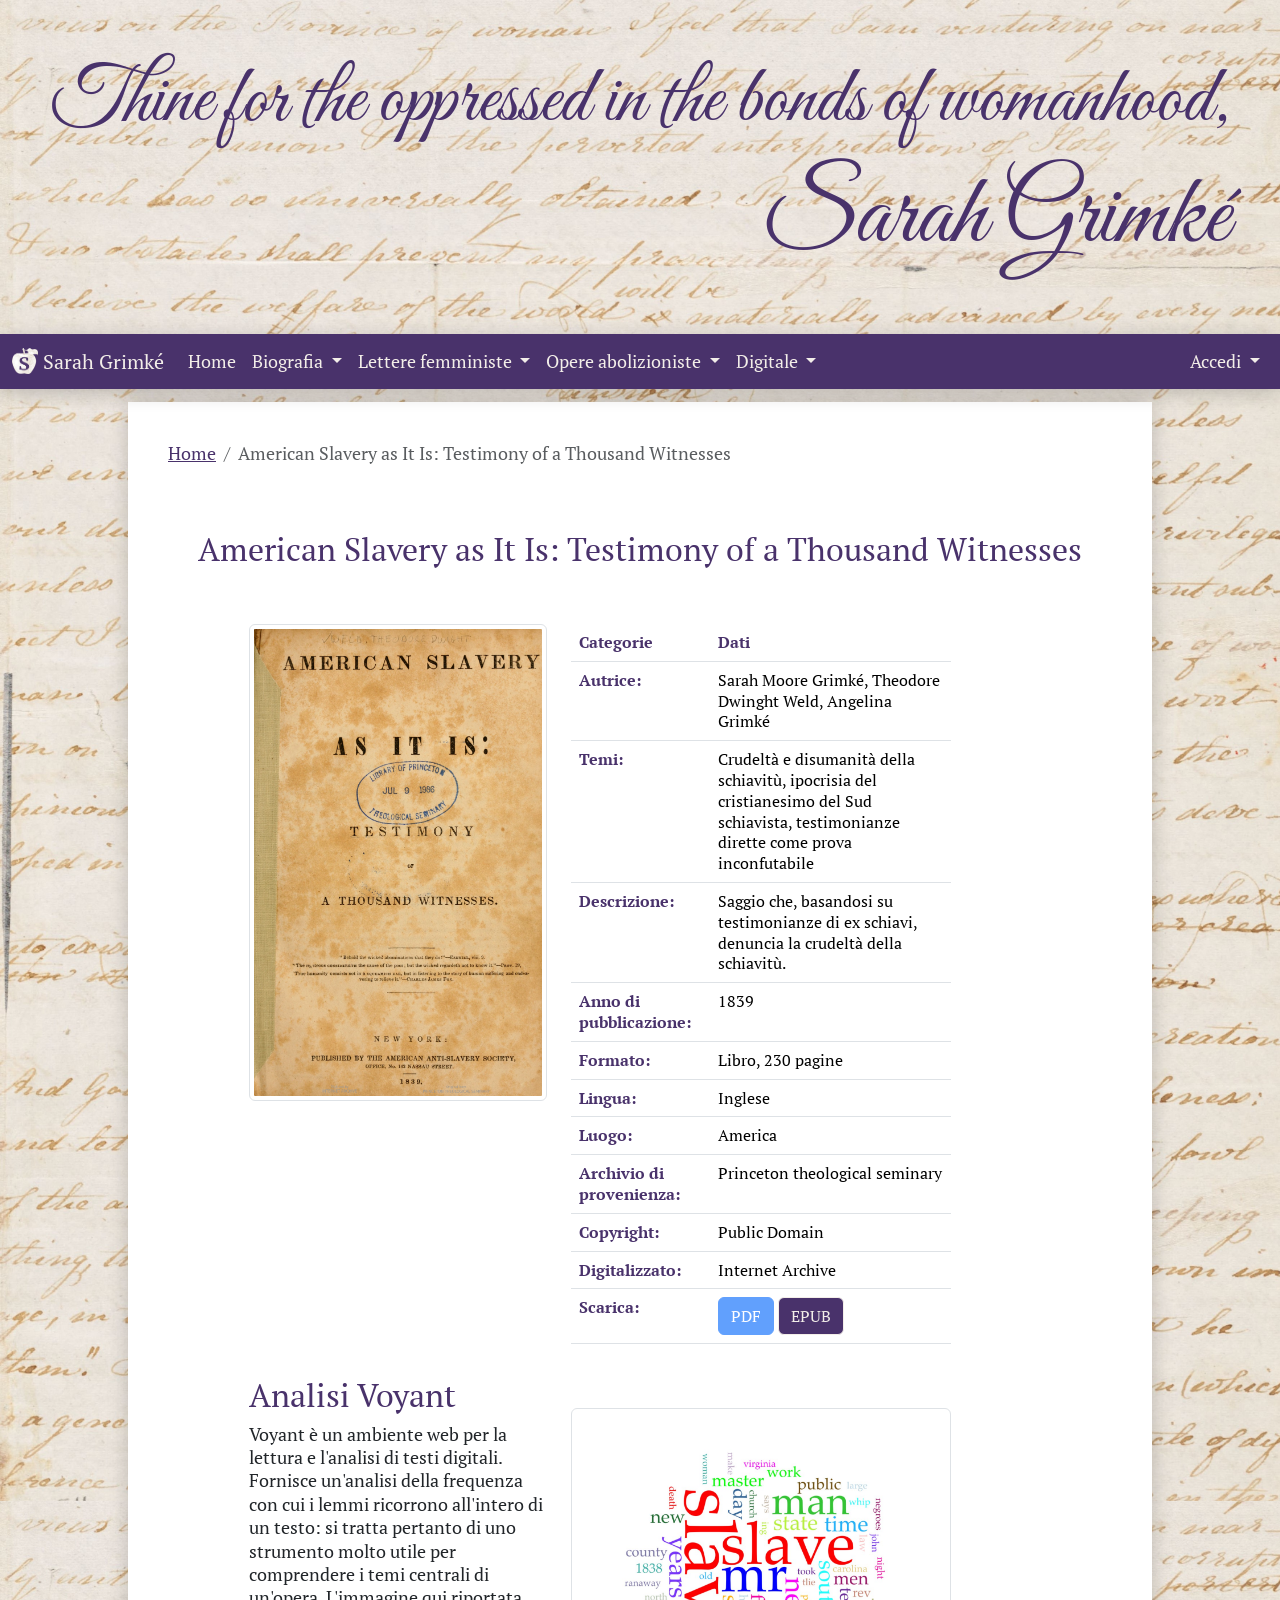
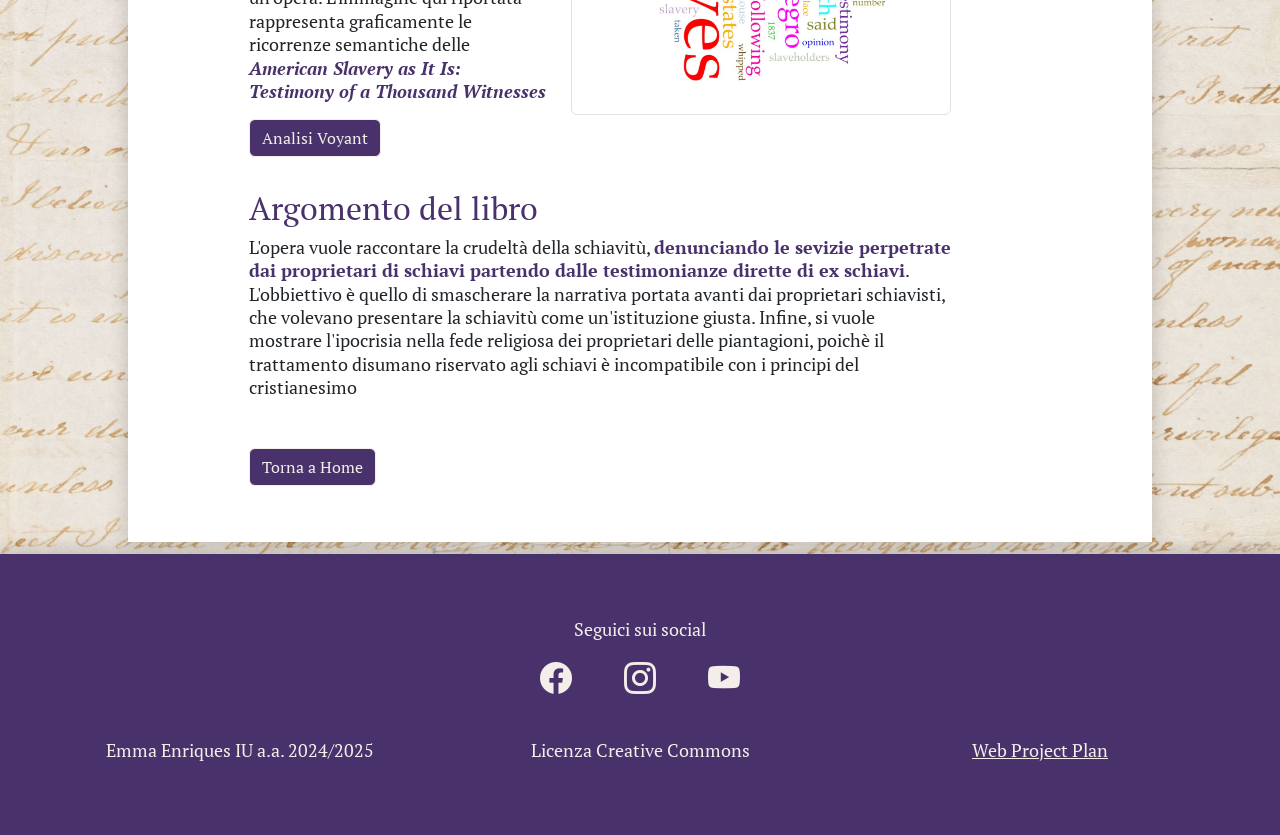
<file: slavery.html>
<!doctype html>
<html lang="it">
  <head>
    <meta charset="utf-8">
    <meta name="viewport" content="width=device-width, initial-scale=1">
    
    <!-- Font -->
    <link rel="preconnect" href="https://fonts.googleapis.com">
    <link rel="preconnect" href="https://fonts.gstatic.com" crossorigin>
    <link href="https://fonts.googleapis.com/css2?family=Great+Vibes&family=PT+Serif:ital,wght@0,400;0,700;1,400;1,700&display=swap" rel="stylesheet">
    <!-- Bootstrap css -->
    <link rel="stylesheet" href="bootstrap/css/bootstrap.min.css"/>
    
    <!-- CSS Custom -->
    <link rel="stylesheet" type="text/css" href="css/edit_custom.css"/>
    
    <!-- CSS icons Bootstrap -->
    <link rel="stylesheet" href="https://cdn.jsdelivr.net/npm/bootstrap-icons@1.11.3/font/bootstrap-icons.min.css">

    <!-- Bootstrap JavaScript -->
    <script src="bootstrap/js/bootstrap.bundle.min.js"></script>



    <!-- favicon -->
    <link rel="apple-touch-icon" sizes="180x180" href="favicon2/apple-touch-icon.png">
    <link rel="icon" type="image/png" sizes="32x32" href="favicon2/favicon-32x32.png">
    <link rel="icon" type="image/png" sizes="16x16" href="favicon2/favicon-16x16.png">
    <link rel="manifest" href="favicon2/site.webmanifest">



    <!-- Descrizione DublinCore -->
    <META name="DC.Title" content="Progetto Sarah Grimké"/>
    <META name="DC.Creator" content="Emma Enriques"/>
    <META name="DC.Subject" content="Sarah Grimké, biografia e opere"/>
    <META name="DC.Description" content="Un catalogo delle Lettere sull’uguaglianza dei sessi, con pagine di approfodimento relatice all'autrice ed al altre sue opere"/>
    <META name="DC.Publisher" content="Github Pages"/>
    <META name="DC.Date" content="07/03/2025"/>
    <META name="DC.Type" content="Catalogo web"/>
    <META name="DC.Format" content="Sito web"/>
    <META name="DC.Language" content="It"/>
    
    <!-- Sezione del Titolo -->
    <title>Slavery</title>
    
  </head>
  <body>
      <!-- Testata del sito-->
    <header>
     <h2 class="text-end custom-h2">Thine for the oppressed in the bonds of womanhood,</h2>
     <h1 class="text-end custom-h1">Sarah Grimké</h1>
    </header>
      
  

    <!-- Navigazione Principale -->
    <nav class="navbar navbar-expand-lg bg-primary sticky-top custom-navbar"> <!--per colore navbar-->
      <div class="container-fluid">
        <a class="navbar-brand" href="index.html">
          <img src="jpg/Soggetto.png" alt="Logo" width="26" height="26" class="d-inline-block align-text-top">
          Sarah Grimké
        </a>
        <button class="navbar-toggler" type="button" data-bs-toggle="collapse" data-bs-target="#navbarSupportedContent" aria-controls="navbarSupportedContent" aria-expanded="false" aria-label="Toggle navigation">
          <span class="navbar-toggler-icon"></span>
        </button>
        <div class="collapse navbar-collapse" id="navbarSupportedContent">
          <ul class="navbar-nav me-auto mb-2 mb-lg-0">
            <li class="nav-item">
              <a class="nav-link" aria-current="page" href="index.html">Home</a>
            </li>
             
            <li class="nav-item dropdown custom-dropdown"> <!--per colore dropdown-->
              <a class="nav-link dropdown-toggle" href="#" role="button" data-bs-toggle="dropdown" aria-expanded="false">
                Biografia
              </a>
              <ul class="dropdown-menu">
                <li><a class="dropdown-item" href="biografia.html">Mappa</a></li>
                <li><hr class="dropdown-divider"></li>
                <li><a class="dropdown-item" href="#">Infanzia nella piantagione</a></li>
                <li><hr class="dropdown-divider"></li>
                <li><a class="dropdown-item" href="biografia.html">Chiesa quacchera</a></li>
                <li><hr class="dropdown-divider"></li>
                <li><a class="dropdown-item" href="#">Attivismo politico</a></li>
                <li><hr class="dropdown-divider"></li>
                <li><a class="dropdown-item" href="#">Vecchiaia</a></li>
              </ul>
            </li>

            <li class="nav-item dropdown custom-dropdown"> <!--per colore dropdown-->
              <a class="nav-link dropdown-toggle" href="#" role="button" data-bs-toggle="dropdown" aria-expanded="false">
                Lettere femministe
              </a>
              <ul class="dropdown-menu">
                <li><a class="dropdown-item" href="introduzione_lettere.html">Introduzione all'opera</a></li>
                <li><hr class="dropdown-divider"></li>
                <li><a class="dropdown-item" href="catalogo.html">Catalogo</a></li>
                <li><hr class="dropdown-divider"></li>
                <li><a class="dropdown-item" href="temi.html">Temi</a></li>
              </ul>
            </li>

            <li class="nav-item dropdown custom-dropdown"> <!--per colore dropdown-->
              <a class="nav-link dropdown-toggle" href="#" role="button" data-bs-toggle="dropdown" aria-expanded="false">
                Opere abolizioniste
              </a>
              <ul class="dropdown-menu">
                <li><a class="dropdown-item" href="clergy.html">Clergy of the Southern States</a></li>
                <li><hr class="dropdown-divider"></li>
                <li><a class="dropdown-item active" href="slavery.html">American Slavery as It Is</a></li>
              </ul>
            </li>


            <li class="nav-item dropdown custom-dropdown"> <!--per colore dropdown-->
            <a class="nav-link dropdown-toggle" href="#" role="button" data-bs-toggle="dropdown" aria-expanded="false">
              Digitale
            </a>
            <ul class="dropdown-menu">
              <li><a class="dropdown-item" href="#">Video</a></li>
              <li><hr class="dropdown-divider"></li>
              <li><a class="dropdown-item" href="#">Audio</a></li>
              <li><hr class="dropdown-divider"></li>
              <li><a class="dropdown-item" href="#">Link ad articoli universitari</a></li>
              <li><hr class="dropdown-divider"></li>
              <li><a class="dropdown-item" href="#">Pdf libri di approfondimento</a></li>
            </ul>
            </li>
          </ul>
          <!-- per spostare accedi a destra-->
          <ul class="navbar-nav ms-auto mb-2 mb-lg-0">
            <li class="nav-item dropdown custom-dropdown"> <!--per colore dropdown-->
              <a class="nav-link dropdown-toggle" href="#" role="button" data-bs-toggle="dropdown" aria-expanded="false">
                Accedi
              </a>
              <ul class="dropdown-menu">
                <li><a class="dropdown-item" href="#">Studente</a></li>
                <li><hr class="dropdown-divider"></li>
                <li><a class="dropdown-item" href="#">Insegnante</a></li>
              </ul>
            </li>
          </ul>  
        </li> 
        </div>
      </div>
    </nav>
    
    <main>  
      <!-- per creare la sezione centrale e centrarla nella pagina -->
      <div class="centrare">
        <div class="contenitore">

          <!-- Breadcrumbs -->
          <nav aria-label="breadcrumb">
            <ol class="breadcrumb">
              <li class="breadcrumb-item"><a href="index.html" class="link-main">Home</a></li>
              <li class="breadcrumb-item active" aria-current="page">American Slavery as It Is: Testimony of a Thousand Witnesses</li>
            </ol>
          </nav>


          <h2 class="text-center py-5">American Slavery as It Is: Testimony of a Thousand Witnesses</h2>

          <div class="row">
            <div class="col-md-1"></div>
            <div class="col-md-4">
              <img src="jpg/slavery.jpg" class="img-thumbnail img-fluid mx-auto d-block" alt="Copertina del libro">
            </div>
            <div class="col-md-5">
                
              <!-- tabella con la catalogazione del capitolo -->  
              <table class="table">
                <thead>
                  <tr>
                    <th class="tabella-title" scope="col">Categorie</th>
                    <th class="tabella-title" scope="col">Dati</th>
                  </tr>
                </thead>
                <tbody>
                  <tr>
                    <th class="tabella-title" scope="row">Autrice:</th>
                    <td class="tabella">
                      <span class="DC.Creator">Sarah Moore Grimké, Theodore Dwinght Weld, Angelina Grimké</span>
                    </td>
                  </tr>
                   <tr>
                    <th class="tabella-title" scope="row">Temi:</th>
                    <td class="tabella" colspan="4">
                      <span class="DC.Subject">Crudeltà e disumanità della schiavitù, ipocrisia del cristianesimo del Sud schiavista, testimonianze dirette come prova inconfutabile</span>
                    </td>
                  </tr>
                  <tr>
                    <th class="tabella-title" scope="row">Descrizione:</th>
                    <td class="tabella" colspan="3">
                      <span class="DC.Description">Saggio che, basandosi su testimonianze di ex schiavi, denuncia la crudeltà della schiavitù.</span>
                    </td>
                  </tr>
                  <tr>
                    <th class="tabella-title" scope="row">Anno di pubblicazione:</th>
                    <td class="tabella"> 
                      <span class="DC.Date">1839</span>
                    </td>
                  </tr>
                  <tr>
                    <th class="tabella-title" scope="row">Formato:</th>
                    <td class="tabella" colspan="2">
                      <span class="DC.Format">Libro, 230 pagine</span>
                    </td>
                  </tr>
                  <tr>
                    <th class="tabella-title" scope="row">Lingua:</th>
                    <td class="tabella" colspan="2">
                      <span class="DC.Language">Inglese</span>
                    </td>
                  </tr>
                  <tr>
                    <th class="tabella-title" scope="row">Luogo:</th>
                    <td class="tabella" colspan="2">
                      <span class="DC.Coverage">America</span>
                    </td>
                  </tr>
                  <tr>
                    <th class="tabella-title" scope="row">Archivio di provenienza:</th>
                    <td class="tabella" colspan="5">
                      <span class="DC.Source">Princeton theological seminary</span>
                    </td>
                  </tr>
                  <tr>
                    <th class="tabella-title" scope="row">Copyright:</th>
                    <td class="tabella" colspan="6">
                      <span class="DC.Right">Public Domain</span>
                    </td>
                  </tr>
                  <tr>
                    <th class="tabella-title" scope="row">Digitalizzato:</th>
                    <td class="tabella" colspan="7">
                      <span class="DC.Contributor">Internet Archive</span>
                    </td>
                  </tr>
                  <tr>
                    <th class="tabella-title" scope="row">Scarica:</th>
                    <td class="tabella" colspan="7">
                      <a href="#" download="#" class="btn btn-primary disabled" title="scarica il pdf dell'opera" aria-disabled="true">PDF</a>
                      <a href="epub/americanslavery.epub" download class="btn btn-primary" title="scarica l'epub dell'opera">EPUB</a>
                    </td>
                  </tr>

                </tbody>
              </table>

            </div>
          </div>

          <div class="row">
            <div class="col-md-1"></div>
            <div class="col-md-4 py-3">  
              <h2>Analisi Voyant</h2>
              <p>Voyant è un ambiente web per la lettura e l'analisi di testi digitali. Fornisce un'analisi della frequenza con cui i lemmi ricorrono all'intero di un testo: si tratta pertanto di uno strumento molto utile per comprendere i temi centrali di un'opera. L'immagine qui riportata rappresenta graficamente le ricorrenze semantiche delle <cite><strong>American Slavery as It Is: Testimony of a Thousand Witnesses</strong></cite></p>
              <a href="https://voyant-tools.org/?corpus=97e6701a84b13526e8ae553c7eba28ae" class="btn btn-primary" title="analisi Voyant delle Letters">Analisi Voyant</a>
            </div>
            <div class="col-md-5 py-5">
              <img src="jpg/parole_slavery.jpg" class="img-thumbnail img-fluid mx-auto d-block" alt="Grafico Voyant">
            </div>
          </div>

          <div class="row">
            <div class="col-md-1"></div>
            <div class="col-md-9 py-3">  
              <h2>Argomento del libro</h2>
              <p>L'opera vuole raccontare la crudeltà della schiavitù, <strong>denunciando le sevizie perpetrate dai proprietari di schiavi partendo dalle testimonianze dirette di ex schiavi</strong>. L'obbiettivo è quello di smascherare la narrativa portata avanti dai proprietari schiavisti, che volevano presentare la schiavitù come un'istituzione giusta. Infine, si vuole mostrare l'ipocrisia nella fede religiosa dei proprietari delle piantagioni, poichè il trattamento disumano riservato agli schiavi è incompatibile con i principi del cristianesimo</p>

              
            </div>
          </div>


          
          <div class="row">
            <div class="col-md-1"></div>
            <div class="col-md-9 py-3">  
              <a href="index.html" class="btn btn-primary" title="visita il catalogo">Torna a Home</a>
            </div>
          </div>


          


        </div>
      </div>

          

     
    </main>
    <footer>
      <!--social-->
      <section class="container-fluid">
        <div class="text-center py-4">
            <p>Seguici sui social</p>
            <a href="#" class="link-footer" title="Vai alla pagina facebook"><i class="bi bi-facebook"></i></a>
            <a href="#" class="link-footer" title="Vai alla pagina istagram"><i class="bi bi-instagram"></i></a>
            <a href="#" class="link-footer" title="Vai al canale youtube"><i class="bi bi-youtube"></i></a>
        </div>
        <!-- informazioni documento -->
        <div class="row">
          <div class="col-md-4 py-3">
              <p class="text-center">Emma Enriques IU a.a. 2024&#47;2025</p>
          </div>
          <div class="col-md-4 py-3">
              <p class="text-center">Licenza Creative Commons</p>
          </div>
          <div class="col-md-4 py-3">
              <p class="text-center"><a href="project.html" class="link-footer" title="Vai al web project plan">Web Project Plan</a><p>
          </div>      
        </div>
      </section>
    </footer>
  </body>
</html>
</file>
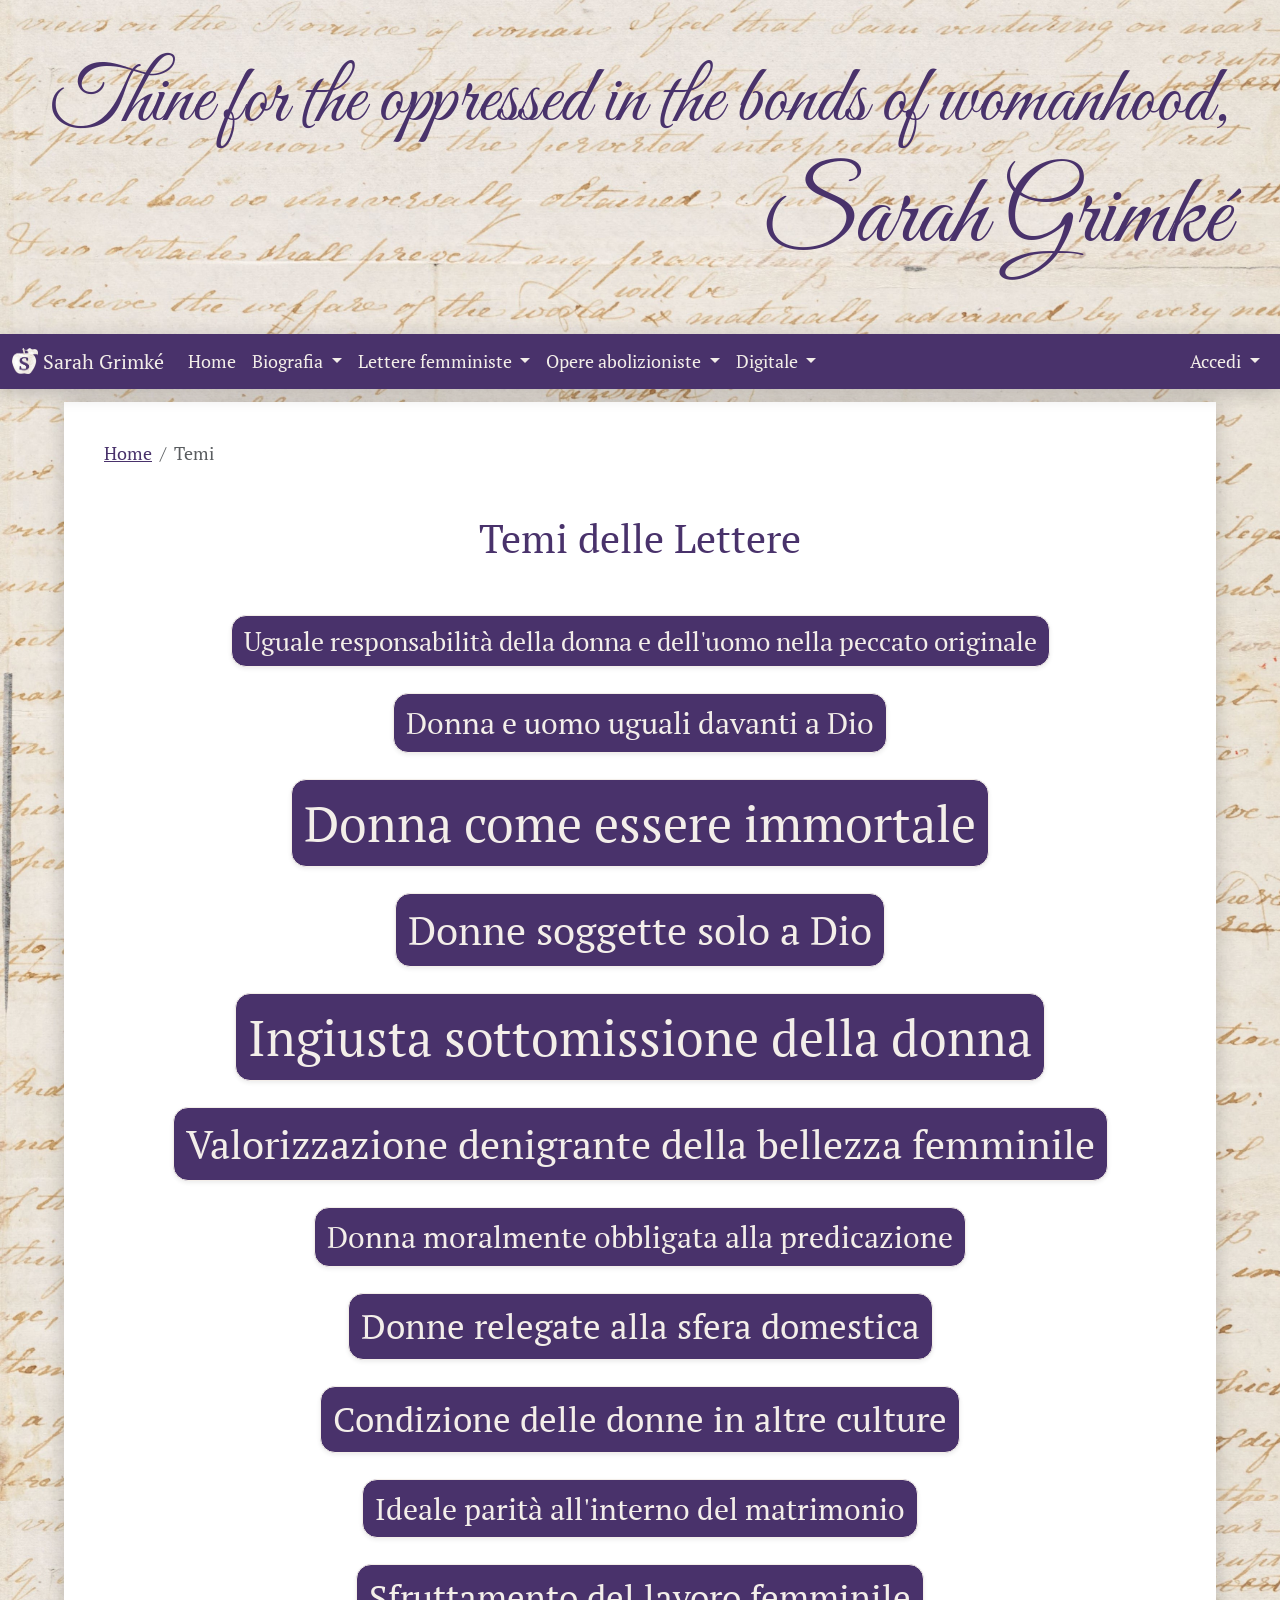
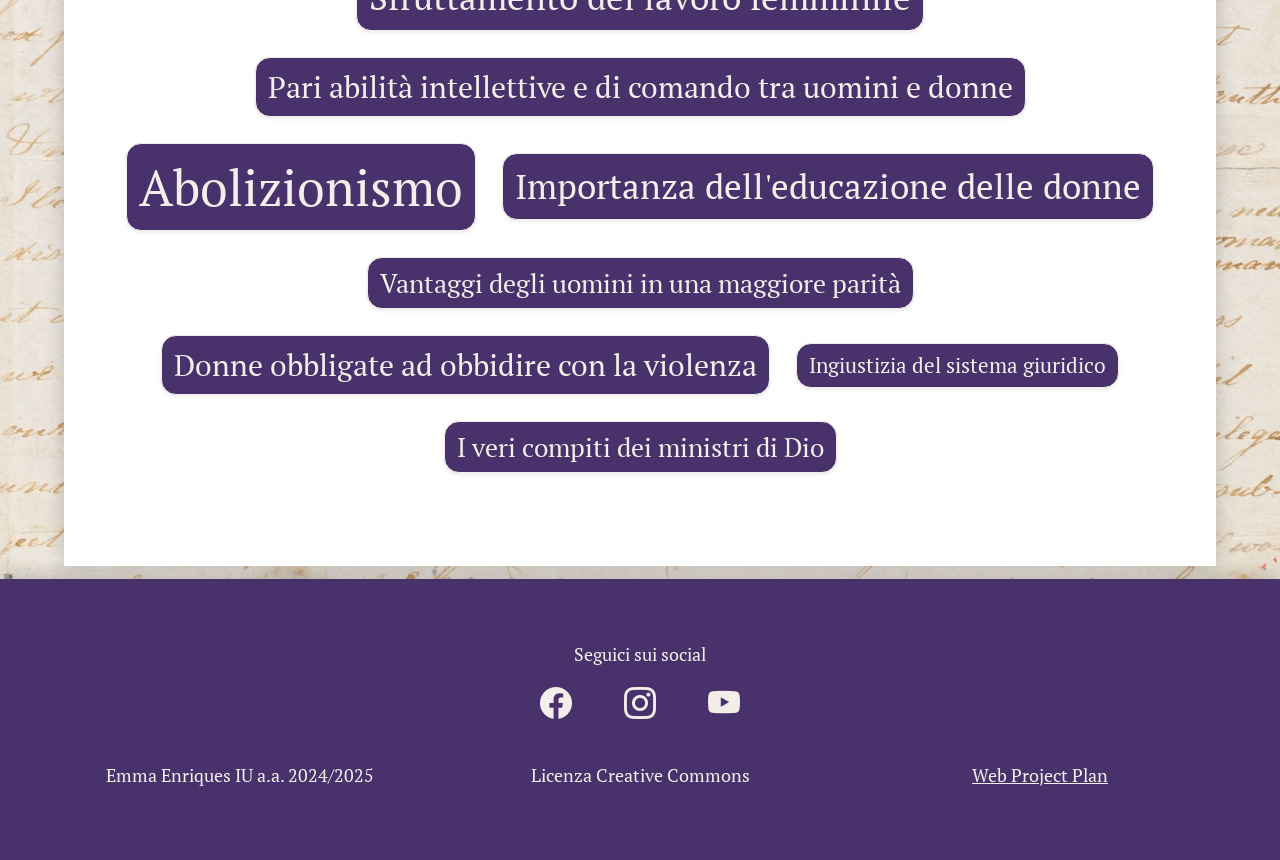
<file: temi.html>
<!DOCTYPE html>
    <html lang="it">
        <head>
            <meta charset="utf-8">
            <meta name="viewport" content="width=device-width, initial-scale=1">
            
            <!-- Font -->
            <link rel="preconnect" href="https://fonts.googleapis.com">
            <link rel="preconnect" href="https://fonts.gstatic.com" crossorigin>
            <link href="https://fonts.googleapis.com/css2?family=Great+Vibes&family=PT+Serif:ital,wght@0,400;0,700;1,400;1,700&display=swap" rel="stylesheet">
            <!-- Bootstrap css -->
            <link rel="stylesheet" href="bootstrap/css/bootstrap.min.css"/>
            
            <!-- CSS Custom -->
            <link rel="stylesheet" type="text/css" href="css/edit_custom.css"/>
            
            <!-- CSS icons Bootstrap -->
            <link rel="stylesheet" href="https://cdn.jsdelivr.net/npm/bootstrap-icons@1.11.3/font/bootstrap-icons.min.css">

            <!-- Bootstrap JavaScript -->
            <script src="bootstrap/js/bootstrap.bundle.min.js"></script>



            <!-- favicon -->
            <link rel="apple-touch-icon" sizes="180x180" href="favicon2/apple-touch-icon.png">
            <link rel="icon" type="image/png" sizes="32x32" href="favicon2/favicon-32x32.png">
            <link rel="icon" type="image/png" sizes="16x16" href="favicon2/favicon-16x16.png">
            <link rel="manifest" href="favicon2/site.webmanifest">



            <!-- Descrizione DublinCore -->
            <META name="DC.Title" content="Progetto Sarah Grimké"/>
            <META name="DC.Creator" content="Emma Enriques"/>
            <META name="DC.Subject" content="Sarah Grimké, biografia e opere"/>
            <META name="DC.Description" content="Un catalogo delle Lettere sull’uguaglianza dei sessi, con pagine di approfodimento relatice all'autrice ed al altre sue opere"/>
            <META name="DC.Publisher" content="Github Pages"/>
            <META name="DC.Date" content="07/03/2025"/>
            <META name="DC.Type" content="Catalogo web"/>
            <META name="DC.Format" content="Sito web"/>
            <META name="DC.Language" content="It"/>
            
            <!-- Sezione del Titolo -->
            <title>temi</title>
        
        </head>
        <body>
            <!-- Testata del sito-->
            <header>
             <h2 class="text-end custom-h2">Thine for the oppressed in the bonds of womanhood,</h2>
             <h1 class="text-end custom-h1">Sarah Grimké</h1>
            </header>
              
          

            <!-- Navigazione Principale -->
            <nav class="navbar navbar-expand-lg bg-primary sticky-top custom-navbar"> <!--per colore navbar-->
              <div class="container-fluid">
                <a class="navbar-brand" href="index.html">
                  <img src="jpg/Soggetto.png" alt="Logo" width="26" height="26" class="d-inline-block align-text-top">
                  Sarah Grimké
                </a>
                <button class="navbar-toggler" type="button" data-bs-toggle="collapse" data-bs-target="#navbarSupportedContent" aria-controls="navbarSupportedContent" aria-expanded="false" aria-label="Toggle navigation">
                  <span class="navbar-toggler-icon"></span>
                </button>
                <div class="collapse navbar-collapse" id="navbarSupportedContent">
                  <ul class="navbar-nav me-auto mb-2 mb-lg-0">
                    <li class="nav-item">
                      <a class="nav-link" aria-current="page" href="index.html">Home</a>
                    </li>
                     
                    <li class="nav-item dropdown custom-dropdown"> <!--per colore dropdown-->
                      <a class="nav-link dropdown-toggle" href="#" role="button" data-bs-toggle="dropdown" aria-expanded="false">
                        Biografia
                      </a>
                      <ul class="dropdown-menu">
                        <li><a class="dropdown-item" href="biografia.html">Mappa</a></li>
                        <li><hr class="dropdown-divider"></li>
                        <li><a class="dropdown-item" href="biografia.html">Infanzia nella piantagione</a></li>
                        <li><hr class="dropdown-divider"></li>
                        <li><a class="dropdown-item" href="biografia.html">Chiesa quacchera</a></li>
                        <li><hr class="dropdown-divider"></li>
                        <li><a class="dropdown-item" href="biografia.html">Attivismo politico</a></li>
                        <li><hr class="dropdown-divider"></li>
                        <li><a class="dropdown-item" href="biografia.html">Vecchiaia</a></li>
                      </ul>
                    </li>

                    <li class="nav-item dropdown custom-dropdown"> <!--per colore dropdown-->
                      <a class="nav-link dropdown-toggle" href="#" role="button" data-bs-toggle="dropdown" aria-expanded="false">
                        Lettere femministe
                      </a>
                      <ul class="dropdown-menu">
                        <li><a class="dropdown-item" href="introduzione_lettere.html">Introduzione all'opera</a></li>
                        <li><hr class="dropdown-divider"></li>
                        <li><a class="dropdown-item" href="catalogo.html">Catalogo</a></li>
                        <li><hr class="dropdown-divider"></li>
                        <li><a class="dropdown-item active" href="temi.html">Temi</a></li>
                      </ul>
                    </li>

                    <li class="nav-item dropdown custom-dropdown"> <!--per colore dropdown-->
                      <a class="nav-link dropdown-toggle" href="#" role="button" data-bs-toggle="dropdown" aria-expanded="false">
                        Opere abolizioniste
                      </a>
                      <ul class="dropdown-menu">
                        <li><a class="dropdown-item" href="clergy.html">Clergy of the Southern States</a></li>
                        <li><hr class="dropdown-divider"></li>
                        <li><a class="dropdown-item" href="slavery.html">American Slavery as It Is</a></li>
                      </ul>
                    </li>


                    <li class="nav-item dropdown custom-dropdown"> <!--per colore dropdown-->
                        <a class="nav-link dropdown-toggle" href="#" role="button" data-bs-toggle="dropdown" aria-expanded="false">
                          Digitale
                        </a>
                        <ul class="dropdown-menu">
                          <li><a class="dropdown-item" href="#">Video</a></li>
                          <li><hr class="dropdown-divider"></li>
                          <li><a class="dropdown-item" href="#">Audio</a></li>
                          <li><hr class="dropdown-divider"></li>
                          <li><a class="dropdown-item" href="#">Link ad articoli universitari</a></li>
                          <li><hr class="dropdown-divider"></li>
                          <li><a class="dropdown-item" href="#">Pdf libri di approfondimento</a></li>
                        </ul>
                    </li>
                  </ul>
                  <!-- per spostare accedi a destra-->
                  <ul class="navbar-nav ms-auto mb-2 mb-lg-0">
                    <li class="nav-item dropdown custom-dropdown"> <!--per colore dropdown-->
                      <a class="nav-link dropdown-toggle" href="#" role="button" data-bs-toggle="dropdown" aria-expanded="false">
                        Accedi
                      </a>
                      <ul class="dropdown-menu">
                        <li><a class="dropdown-item" href="#">Studente</a></li>
                        <li><hr class="dropdown-divider"></li>
                        <li><a class="dropdown-item" href="#">Insegnante</a></li>
                      </ul>
                    </li>
                  </ul>  
                </li> 
                </div>
              </div>
            </nav>


            

            
            <main>    
                <!-- per creare la sezione centrale e centrarla nella pagina -->
                <div class="centrare">
                    <div class="contenitore2">

                        <!-- Breadcrumbs -->
                        <nav aria-label="breadcrumb">
                            <ol class="breadcrumb">
                              <li class="breadcrumb-item"><a href="index.html" class="link-main">Home</a></li>
                              <li class="breadcrumb-item active" aria-current="page">Temi</li>
                            </ol>
                        </nav>
                        

                        <div class="container text-center my-5">
                            <h1 class="mb-5">Temi delle Lettere</h1>
                            <div id="word-cloud" class="d-flex flex-wrap justify-content-center align-items-center gap-3"></div>
                        </div>

                    </div>
                </div>
            </main>    
            <footer>
              <!--social-->
              <section class="container-fluid">
                <div class="text-center py-4">
                    <p>Seguici sui social</p>
                    <a href="#" class="link-footer" title="Vai alla pagina facebook"><i class="bi bi-facebook"></i></a>
                    <a href="#" class="link-footer" title="Vai alla pagina istagram"><i class="bi bi-instagram"></i></a>
                    <a href="#" class="link-footer" title="Vai al canale youtube"><i class="bi bi-youtube"></i></a>
                </div>
                <!-- informazioni documento -->
                <div class="row">
                  <div class="col-md-4 py-3">
                      <p class="text-center">Emma Enriques IU a.a. 2024&#47;2025</p>
                  </div>
                  <div class="col-md-4 py-3">
                      <p class="text-center">Licenza Creative Commons</p>
                  </div>
                  <div class="col-md-4 py-3">
                      <p class="text-center"><a href="project.html" class="link-footer" title="Vai al web project plan">Web Project Plan</a><p>
                  </div>      
                </div>
              </section>
            </footer>    
            
            <script src="js/data.js"></script><script src="js/wordcloud.js"></script>
        </body>
    </html>
</file>
<file: css/edit_custom.css>
/* Palette:
   viola: #49326B
   fucsia: #D814EB
   crema:  #F3EEE9
*/

/*aspetti del body*/
body {
    font-family: "PT Serif", serif, Arial, sans-serif; 
    font-size: 18px;
    margin: 0; 
    line-height: 1.3;
    background-image: url('../jpg/July_11th_1837.jpg'); /*immagine sfondo*/
    background-size: 100% auto; 
    background-position: top center; 
    background-repeat: repeat-y;
} 

  
/*colore testo*/
h1, h2, h3, h4, h5, h6, strong {
    color: #49326B; 
}
  
q {
    color: #D814EB; 
}
  
/*grandezza carattere bottone consegna*/
.row .consegna {
      font-weight: 700;
}
  
/*colore tabella*/
.tabella-title {
    color: #49326B !important; 
    font-size: 16px; 
   
}
.tabella {
    font-size: 16px; 
}


/*colore link*/
a:hover, a:active{
    color: #D814EB;
}

.link-main {
    color: #49326B; 
}

.link-footer {
    color: #F3EEE9 ;
}

/*Link pagination item*/
.page-link{
    color: #49326B;
    font-weight: 700;
}
.page-link:hover, .page-link:active{
    color: #D814EB;
}

/* Header */
header {
    font-family: "Great Vibes", cursive, Arial, sans-serif; 
    padding: 50px; 
}

.custom-h2 {
    font-size: 80px;
    margin: 0; 
    line-height: 1.3;
}

.custom-h1 {
    font-size: 100px;
    margin: 0; 
    line-height: 1.3;
}

/*barra di navigazione*/
.custom-navbar {
    background-color: #49326B !important;
    box-shadow: 0 4px 20px rgba(0, 0, 0, 0.2); 
}

.custom-navbar .navbar-toggler {           
    background-color: #F3EEE9 !important;
}

.custom-navbar .navbar-nav .nav-link {
    color: #F3EEE9 !important;
}

.custom-navbar .navbar-brand {
    color: #F3EEE9 !important;
}

.custom-dropdown .dropdown-menu{
    background-color: #F3EEE9 !important;
}

.custom-dropdown .dropdown-item{
    color: #49326B !important;
}


/*navbar hover nel dropdown*/

.custom-dropdown .dropdown-item:hover {
  background-color: #D814EB !important;
  color: #F3EEE9 !important;
}



/*colore active navbar*/


/* Active logo navbar */
.custom-navbar .navbar-brand.active{
    background-color: transparent !important; 
    color: #D814EB !important;
    font-weight: 700;
}

/* Active solo in navbar */
.custom-navbar .nav-link.active {
    background-color: transparent !important;
    color: #D814EB !important; 
    font-weight: 700; 
}

/* Active solo nel dropdown della navbar */
.custom-dropdown .dropdown-item.active {
    background-color: transparent !important;
    color: #D814EB !important; 
    font-weight: 700; 
    
}


/* impostazioni sezione contenuto*/
.centrare {
    width: 100%; 
    display: flex; 
    justify-content: center; /* Centra la sezione */ 
    align-items: center;
    margin-top: 1%;
    margin-bottom: 1%;
}

.contenitore { 
    background-color: white; 	
    padding: 40px; 
    width: 80%;  
    min-height: 300px; 
    box-shadow: 0 0 20px rgba(0, 0, 0, 0.2);     
}

.contenitore2 { 
    background-color: white; 	
    padding: 40px; 
    width: 90%;  
    min-height: 300px; 
    box-shadow: 0 0 20px rgba(0, 0, 0, 0.2);   
}

/*footer*/
footer {
    background-color: #49326B;
    color: #F3EEE9;
    padding: 40px;
    box-shadow: 0 -4px 20px rgba(0, 0, 0, 0.2); 
}


/*immagini thumbnail*/

.img-thumbnail{
    max-height: 600px;
}

/*stile icons*/

.bi {
    padding: 1.5rem;
    font-size: 2rem;
}






/*immagini web project plan*/
.piano{
    max-width: 70%; 
}


/* impostazioni word cloud*/

.word-cloud {
    display: flex;
    flex-wrap: wrap; /* per andare a capo*/
    justify-content: center;
    gap: 20px;
    padding: 50px;
    min-height: 400px;
    align-items: center;
}
   
.cloud-link {
    text-decoration: none;
    transition: transform 0.3s, color 0.3s;
    color: #49326B;
    
}




/* CAROSELLI */

/* freccette carosello*/
.carousel-control-next-icon, .carousel-control-prev-icon {
    background-color: #49326B;
    border-radius: 5px;
}


/* CAROUSEL DONNE: indicatori */
#carousel-donne .carousel-indicators button {
    background-color: #49326B;
    opacity: 0.5;
}

#carousel-donne .carousel-indicators button.active {
    background-color: #D814EB;
    opacity: 1;
}

/* CAROUSEL OPPRESSI: indicatori */
#carousel-oppressi .carousel-indicators button {
    background-color: #49326B;
    opacity: 0.5;
}

#carousel-oppressi .carousel-indicators button.active {
    background-color: #D814EB;
    opacity: 1;
}

/* Testo caption: leggibile su qualunque sfondo */
#carousel-donne .carousel-caption p,
#carousel-oppressi .carousel-caption p {
  color: #F3EEE9;
  
  text-shadow: 
    0 2px 6px rgba(0,0,0,0.9),
    0 0 2px rgba(0,0,0,0.9); 
}

/* Box responsivo */
#carousel-donne .carousel-inner,
#carousel-oppressi .carousel-inner {
    width: 100%;
    aspect-ratio: 3 / 4; /* larghezza/altezza */
    overflow: hidden;
} 

/* Altezza coerente */
#carousel-donne .carousel-item,
#carousel-oppressi .carousel-item {
    height: 100%;
}

/* Flex SOLO sulle slide che Bootstrap rende visibili */
#carousel-donne .carousel-item.active,
#carousel-donne .carousel-control-next,
#carousel-donne .carousel-control-prev,
#carousel-oppressi .carousel-item.active,
#carousel-oppressi .carousel-control-next,
#carousel-oppressi .carousel-control-prev {
    display: flex;
    align-items: center;
    justify-content: center;
}

/* Immagine: tutta visibile, no tagli */
#carousel-donne .carousel-item img,
#carousel-oppressi .carousel-item img {
    max-width: 100%;
    max-height: 100%;
    width: auto;
    height: auto;
    object-fit: contain;
    display: block;
}

/* spazio tra cerca e catalogo*/
.accordion-space {
    margin-bottom: 1%;
}

/*colore accordion*/
.accordion-button.collapsed{
    background-color: #49326B;
    color: #F3EEE9;
}

.accordion-button.collapsed::after {
    filter: brightness(0) invert(1); 
}

.accordion-button:not(.collapsed){
    background-color: #F3EEE9;
    
}



/*adattamento bottoni nel word cloud*/
.dynamic-size {
    
    font-size: calc(1rem + (var(--weight) * 0.3rem));
    border-radius: 15px;
    margin: 5px;
}


.alert-warning{
    background-color: #F3EEE9;
    color: #49326B;
    border-color: #49326B;
}




/* MEDIA QUERY */
/* Lo sposterei in fondo*/
@media screen and (max-width: 768px) {
    body {
      line-height: 1.25;
      font-size: 16px;
    }

    header {
        padding: 20px;
    }

    .custom-h2 {
        font-size: 40px;
        margin: 0; 
        line-height: 1.25;
    }

    .custom-h1 {
        font-size: 60px;
          margin: 0; 
          line-height: 1.25;
    }


    /* adattamento font size dei bottoni del word cloud*/
    .dynamic-size {
        font-size: calc(0.8rem + (var(--weight) * 0.10rem));
        margin: 2px;
    }
}
</file>
